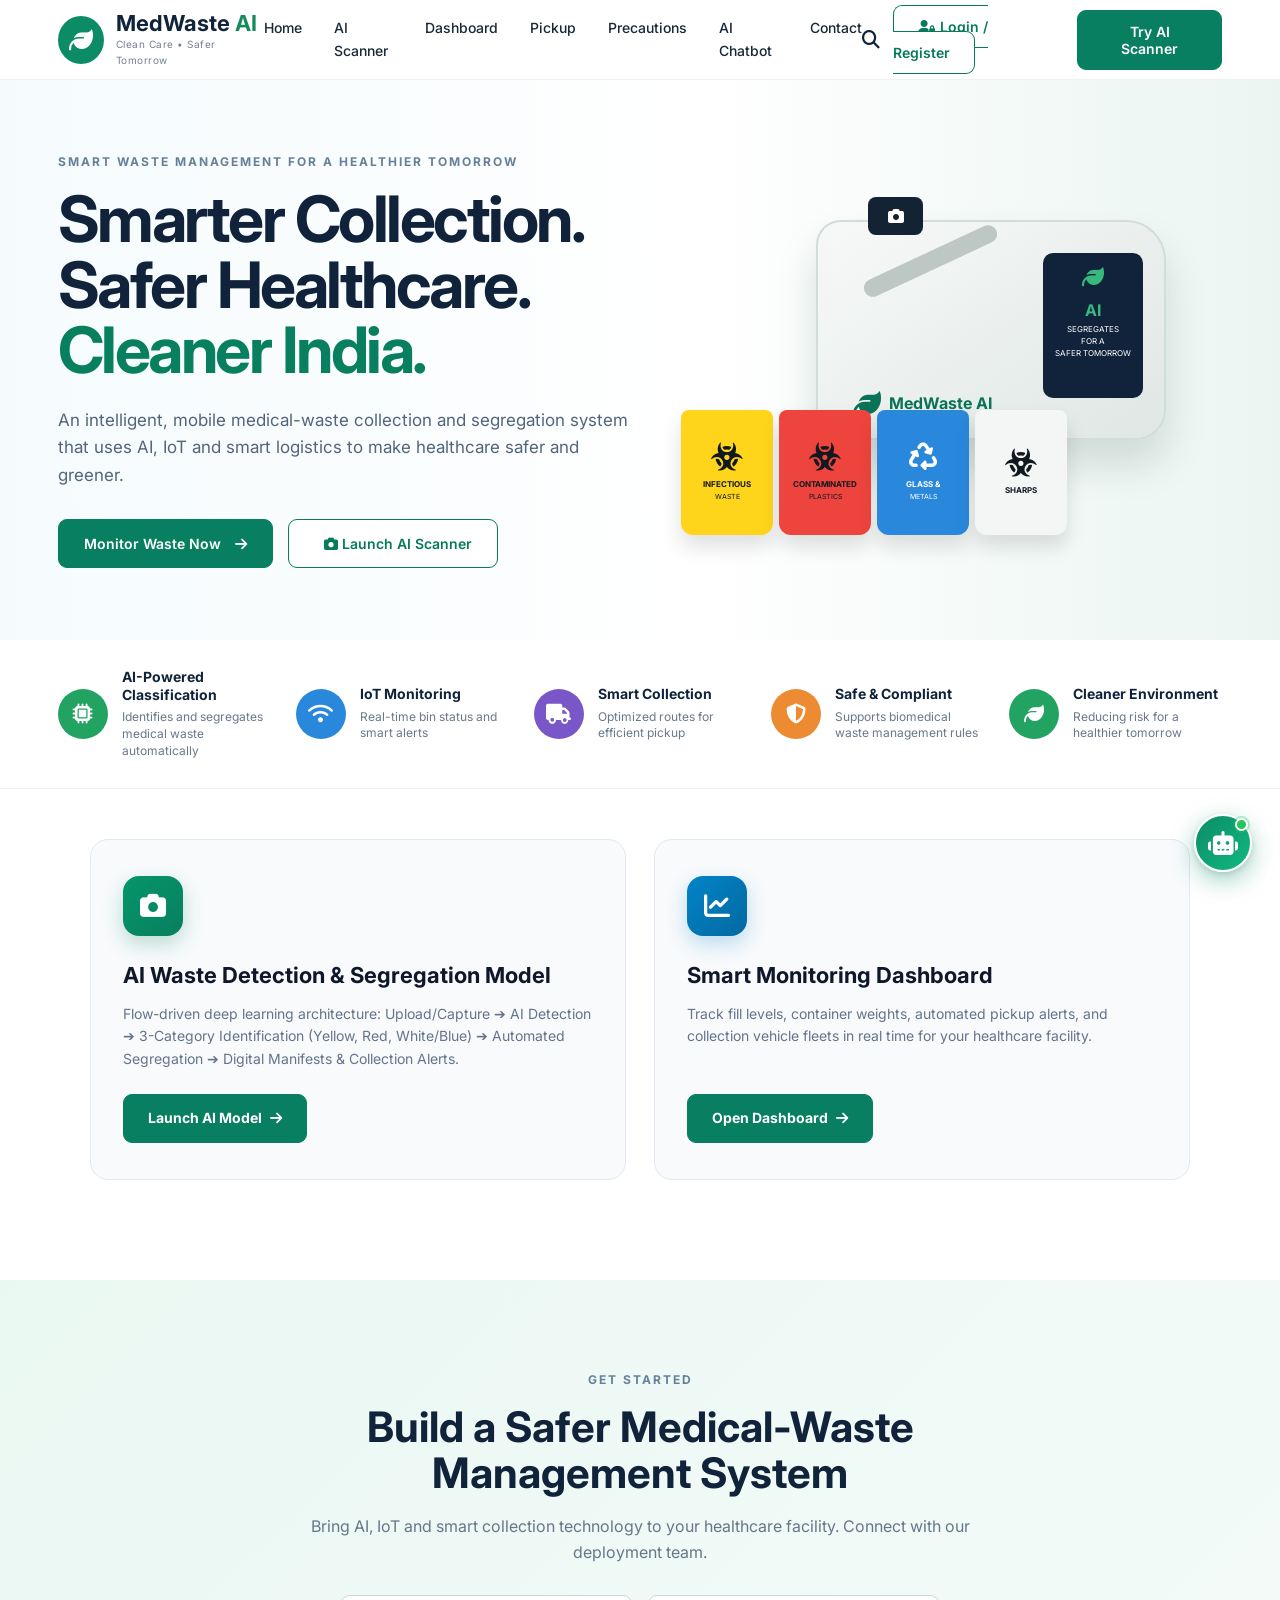
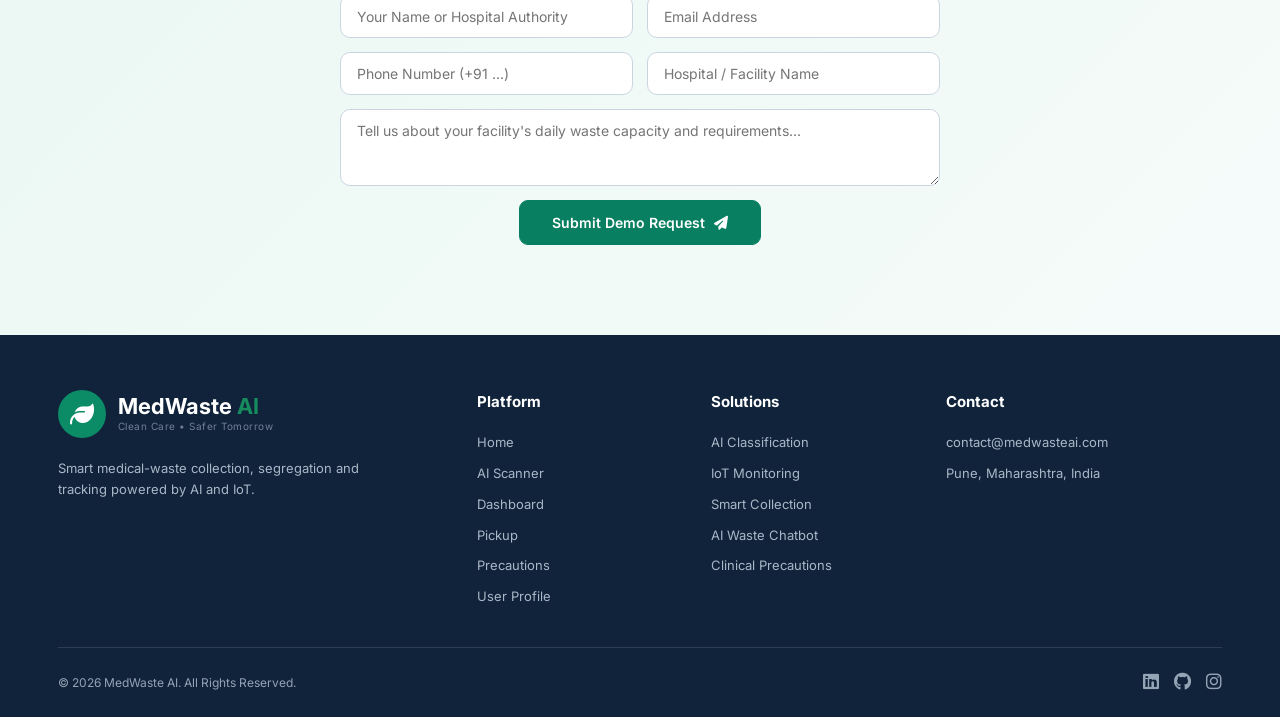
<file: frontend/index.html>
<!DOCTYPE html>
<html lang="en">

<head>
    <meta charset="UTF-8">
    <meta name="viewport" content="width=device-width, initial-scale=1.0">

    <title>MedWaste AI | Smart Medical Waste Management</title>

    <link rel="stylesheet" href="style.css">

    <!-- Google Font -->
    <link rel="preconnect" href="https://fonts.googleapis.com">
    <link rel="preconnect" href="https://fonts.gstatic.com" crossorigin>
    <link href="https://fonts.googleapis.com/css2?family=Inter:wght@400;500;600;700;800&display=swap" rel="stylesheet">

    <!-- Icons -->
    <link rel="stylesheet" href="https://cdnjs.cloudflare.com/ajax/libs/font-awesome/6.5.2/css/all.min.css">
</head>

<body>

    <!-- ================= NAVBAR ================= -->

    <header class="navbar">

        <div class="logo">
            <div class="logo-icon">
                <i class="fa-solid fa-leaf"></i>
            </div>

            <div>
                <h2>MedWaste <span>AI</span></h2>
                <p>Clean Care • Safer Tomorrow</p>
            </div>
        </div>


        <nav id="navMenu">
            <a href="index.html" class="active">Home</a>
            <a href="scanner.html">AI Scanner</a>
            <a href="dashboard.html">Dashboard</a>
            <a href="pickup.html">Pickup</a>
            <a href="precautions.html">Precautions</a>
            <a href="chatbot.html">AI Chatbot</a>
            <a href="#contact">Contact</a>
        </nav>


        <div class="nav-actions">
            <button class="search-btn" title="Search System">
                <i class="fa-solid fa-magnifying-glass"></i>
            </button>

            <div id="authNavContainer">
                <a href="login.html" class="login-btn">
                    <i class="fa-solid fa-user-lock"></i> Login / Register
                </a>
            </div>

            <button class="primary-btn" onclick="window.location.href='scanner.html'">
                Try AI Scanner
            </button>
        </div>


        <button class="menu-btn" onclick="toggleMenu()">
            <i class="fa-solid fa-bars"></i>
        </button>

    </header>


    <!-- ================= HERO ================= -->

    <section class="hero" id="home">

        <div class="hero-content">

            <p class="eyebrow">
                SMART WASTE MANAGEMENT FOR A HEALTHIER TOMORROW
            </p>

            <h1>
                Smarter Collection.<br>
                Safer Healthcare.<br>
                <span>Cleaner India.</span>
            </h1>

            <p class="hero-description">
                An intelligent, mobile medical-waste collection and
                segregation system that uses AI, IoT and smart logistics
                to make healthcare safer and greener.
            </p>

            <div class="hero-buttons">
                <button class="primary-btn hero-btn" onclick="window.location.href='dashboard.html'">
                    Monitor Waste Now
                    <i class="fa-solid fa-arrow-right"></i>
                </button>

                <button class="outline-btn hero-btn" onclick="window.location.href='scanner.html'" style="background: white;">
                    <i class="fa-solid fa-camera"></i> Launch AI Scanner
                </button>
            </div>

        </div>


        <div class="hero-image">

            <div class="robot">

                <div class="robot-screen">
                    <i class="fa-solid fa-leaf"></i>

                    <h4>AI</h4>
                    <p>SEGREGATES</p>
                    <p>FOR A</p>
                    <p>SAFER TOMORROW</p>
                </div>


                <div class="robot-body">

                    <div class="robot-arm"></div>

                    <div class="robot-camera">
                        <i class="fa-solid fa-camera"></i>
                    </div>

                    <div class="robot-logo">
                        <i class="fa-solid fa-leaf"></i>
                        <strong>MedWaste AI</strong>
                    </div>

                </div>


                <!-- Waste Bins -->

                <div class="waste-bins">

                    <div class="waste-bin yellow">
                        <i class="fa-solid fa-biohazard"></i>
                        <strong>INFECTIOUS</strong>
                        <small>WASTE</small>
                    </div>

                    <div class="waste-bin red">
                        <i class="fa-solid fa-biohazard"></i>
                        <strong>CONTAMINATED</strong>
                        <small>PLASTICS</small>
                    </div>

                    <div class="waste-bin blue">
                        <i class="fa-solid fa-recycle"></i>
                        <strong>GLASS &</strong>
                        <small>METALS</small>
                    </div>

                    <div class="waste-bin white">
                        <i class="fa-solid fa-biohazard"></i>
                        <strong>SHARPS</strong>
                    </div>

                </div>

            </div>

        </div>

    </section>


    <!-- ================= FEATURES ================= -->

    <section class="features">

        <div class="feature">

            <div class="feature-icon green">
                <i class="fa-solid fa-microchip"></i>
            </div>

            <div>
                <h3>AI-Powered Classification</h3>

                <p>
                    Identifies and segregates medical waste automatically
                </p>
            </div>

        </div>


        <div class="feature">

            <div class="feature-icon blue">
                <i class="fa-solid fa-wifi"></i>
            </div>

            <div>
                <h3>IoT Monitoring</h3>

                <p>
                    Real-time bin status and smart alerts
                </p>
            </div>

        </div>


        <div class="feature">

            <div class="feature-icon purple">
                <i class="fa-solid fa-truck"></i>
            </div>

            <div>
                <h3>Smart Collection</h3>

                <p>
                    Optimized routes for efficient pickup
                </p>
            </div>

        </div>


        <div class="feature">

            <div class="feature-icon orange">
                <i class="fa-solid fa-shield-halved"></i>
            </div>

            <div>
                <h3>Safe & Compliant</h3>

                <p>
                    Supports biomedical waste management rules
                </p>
            </div>

        </div>


        <div class="feature">

            <div class="feature-icon green">
                <i class="fa-solid fa-leaf"></i>
            </div>

            <div>
                <h3>Cleaner Environment</h3>

                <p>
                    Reducing risk for a healthier tomorrow
                </p>
            </div>

        </div>

    </section>

    <!-- ================= DEDICATED MODULES PREVIEW ================= -->
    <section class="modules-cta-section">
        <div class="modules-cta-grid">
            <div class="module-cta-card">
                <div class="module-cta-icon green">
                    <i class="fa-solid fa-camera"></i>
                </div>
                <h3>AI Waste Detection & Segregation Model</h3>
                <p>Flow-driven deep learning architecture: Upload/Capture ➔ AI Detection ➔ 3-Category Identification (Yellow, Red, White/Blue) ➔ Automated Segregation ➔ Digital Manifests & Collection Alerts.</p>
                <a href="scanner.html" class="primary-btn module-link-btn" style="text-decoration: none;">
                    Launch AI Model <i class="fa-solid fa-arrow-right"></i>
                </a>
            </div>

            <div class="module-cta-card">
                <div class="module-cta-icon blue">
                    <i class="fa-solid fa-chart-line"></i>
                </div>
                <h3>Smart Monitoring Dashboard</h3>
                <p>Track fill levels, container weights, automated pickup alerts, and collection vehicle fleets in real time for your healthcare facility.</p>
                <a href="dashboard.html" class="primary-btn module-link-btn" style="text-decoration: none;">
                    Open Dashboard <i class="fa-solid fa-arrow-right"></i>
                </a>
            </div>
        </div>
    </section>


    <!-- ================= CONTACT ================= -->

    <section class="contact" id="contact">

        <div class="contact-content">

            <p class="section-label">GET STARTED</p>

            <h2>
                Build a Safer Medical-Waste
                Management System
            </h2>

            <p>
                Bring AI, IoT and smart collection technology
                to your healthcare facility. Connect with our deployment team.
            </p>

            <form class="contact-form" id="contactForm" onsubmit="handleContactSubmit(event)">

                <div class="form-row">
                    <input type="text" id="contactName" placeholder="Your Name or Hospital Authority" required>
                    <input type="email" id="contactEmail" placeholder="Email Address" required>
                </div>

                <div class="form-row">
                    <input type="tel" id="contactPhone" placeholder="Phone Number (+91 ...)">
                    <input type="text" id="contactHospital" placeholder="Hospital / Facility Name" required>
                </div>

                <textarea id="contactMessage" rows="3"
                    placeholder="Tell us about your facility's daily waste capacity and requirements..."></textarea>

                <button type="submit" class="primary-btn contact-submit-btn" id="contactSubmitBtn">
                    Submit Demo Request
                    <i class="fa-solid fa-paper-plane"></i>
                </button>

            </form>

        </div>

    </section>


    <!-- ================= FOOTER ================= -->

    <footer>

        <div class="footer-main">

            <div class="footer-brand">

                <div class="logo">

                    <div class="logo-icon">
                        <i class="fa-solid fa-leaf"></i>
                    </div>

                    <div>
                        <h2>MedWaste <span>AI</span></h2>
                        <p>Clean Care • Safer Tomorrow</p>
                    </div>

                </div>

                <p>
                    Smart medical-waste collection,
                    segregation and tracking powered by AI and IoT.
                </p>

            </div>


            <div class="footer-column">

                <h3>Platform</h3>

                <a href="index.html">Home</a>
                <a href="scanner.html">AI Scanner</a>
                <a href="dashboard.html">Dashboard</a>
                <a href="pickup.html">Pickup</a>
                <a href="precautions.html">Precautions</a>
                <a href="profile.html">User Profile</a>

            </div>


            <div class="footer-column">

                <h3>Solutions</h3>

                <a href="scanner.html">AI Classification</a>
                <a href="dashboard.html">IoT Monitoring</a>
                <a href="dashboard.html">Smart Collection</a>
                <a href="chatbot.html">AI Waste Chatbot</a>
                <a href="precautions.html">Clinical Precautions</a>

            </div>


            <div class="footer-column">

                <h3>Contact</h3>

                <a href="mailto:contact@medwasteai.com">
                    contact@medwasteai.com
                </a>

                <a href="#">
                    Pune, Maharashtra, India
                </a>

            </div>

        </div>


        <div class="footer-bottom">

            <p>
                © 2026 MedWaste AI. All Rights Reserved.
            </p>

            <div class="socials">

                <a href="#">
                    <i class="fa-brands fa-linkedin"></i>
                </a>

                <a href="#">
                    <i class="fa-brands fa-github"></i>
                </a>

                <a href="#">
                    <i class="fa-brands fa-instagram"></i>
                </a>

            </div>

        </div>

    </footer>


    <!-- Floating AI Chatbot Icon Widget -->
    <a href="chatbot.html" class="floating-chatbot-fab" id="floatingChatbotBtn" aria-label="Ask AI Chatbot" title="Ask AI Chatbot">
        <span class="chatbot-tooltip-popup">
            <i class="fa-solid fa-sparkles"></i> Ask me questions
        </span>
        <div class="chatbot-fab-icon">
            <i class="fa-solid fa-robot"></i>
            <span class="fab-online-dot"></span>
        </div>
    </a>

    <!-- Toast Notification Container -->
    <div id="toastContainer" class="toast-container"></div>

    <script src="script.js"></script>

</body>

</html>
</file>
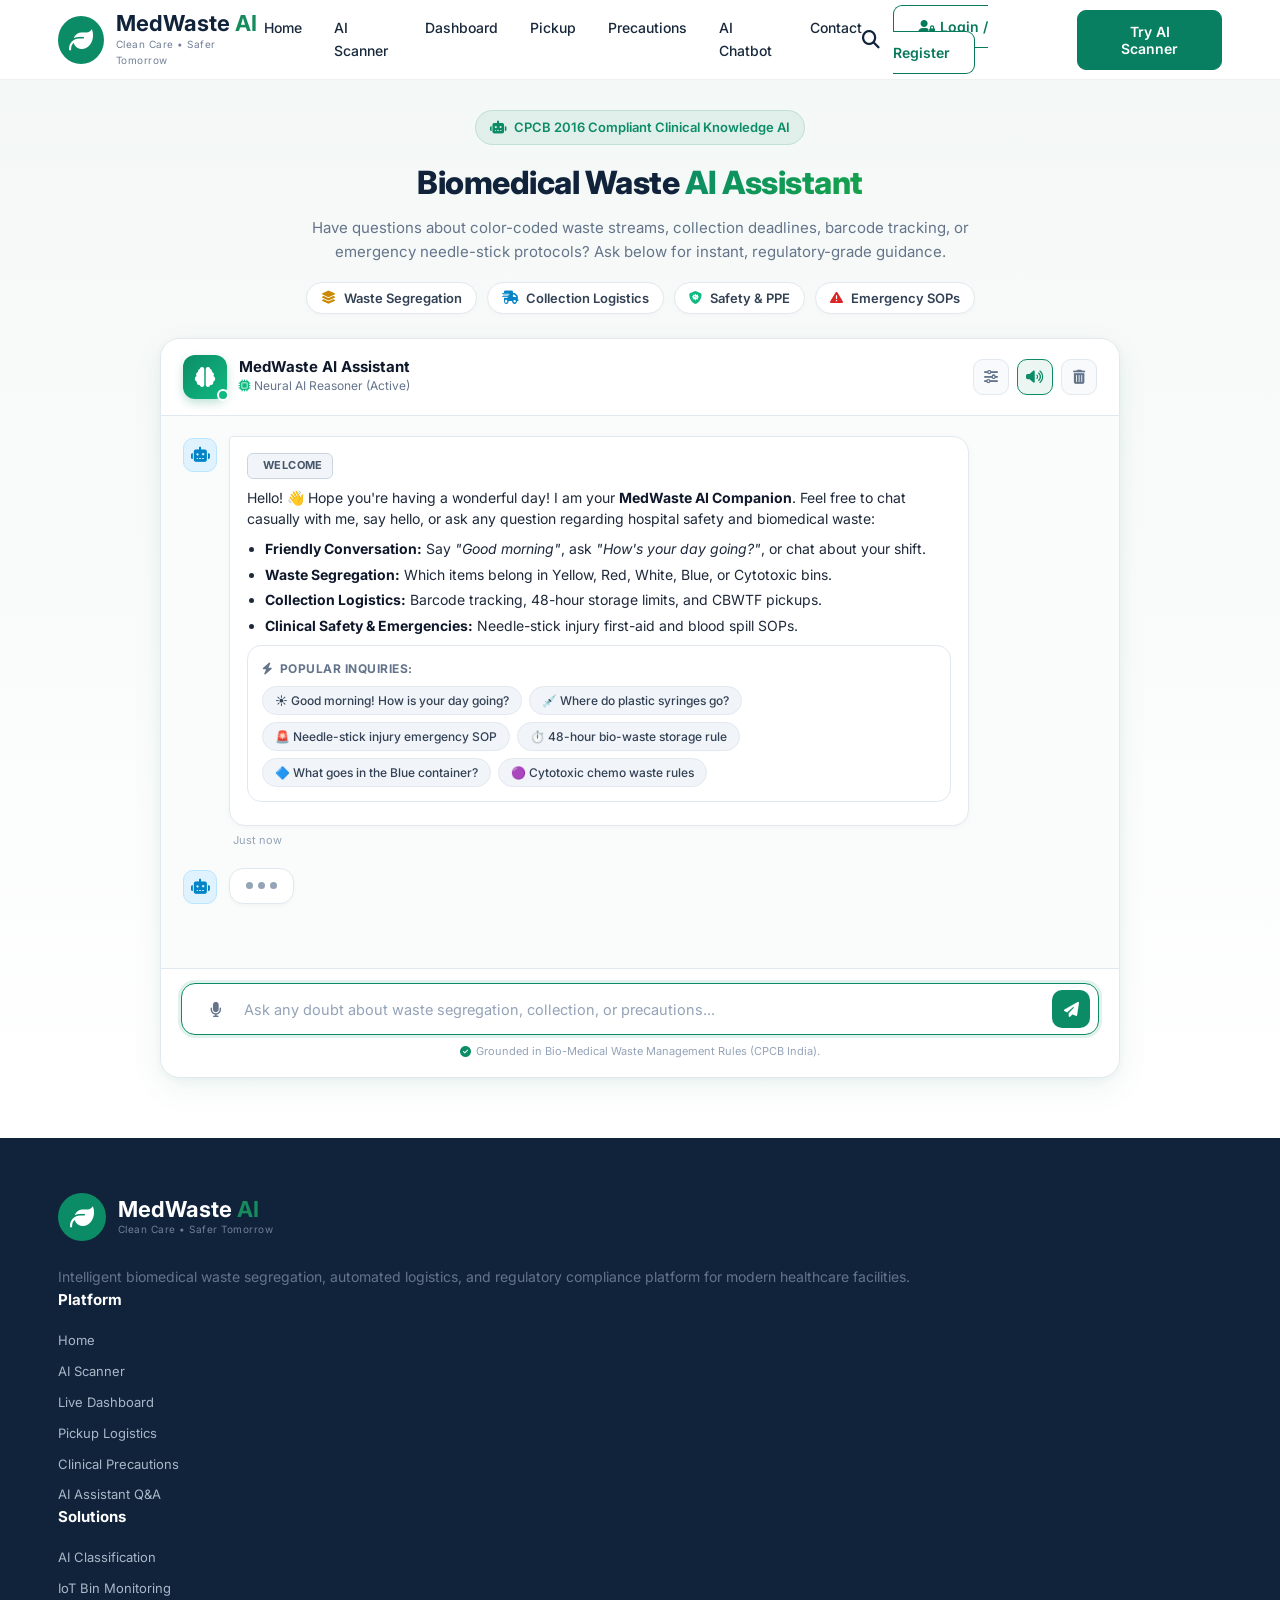
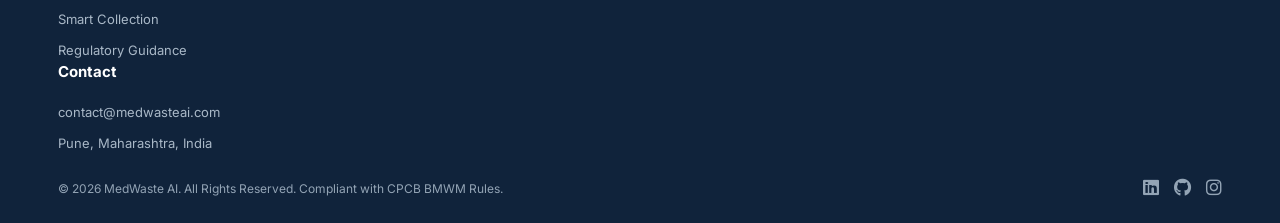
<file: frontend/chatbot.html>
<!DOCTYPE html>
<html lang="en">

<head>
    <meta charset="UTF-8">
    <meta name="viewport" content="width=device-width, initial-scale=1.0">

    <title>AI Chatbot & Knowledge Assistant | MedWaste AI</title>
    <meta name="description" content="Ask doubts and get instant biomedical waste segregation guidance, collection logistics protocols, and clinical precautions grounded in Bio-Medical Waste Management Rules.">

    <!-- Global & Page Styles -->
    <link rel="stylesheet" href="style.css">
    <link rel="stylesheet" href="chatbot.css">

    <!-- Google Fonts -->
    <link rel="preconnect" href="https://fonts.googleapis.com">
    <link rel="preconnect" href="https://fonts.gstatic.com" crossorigin>
    <link href="https://fonts.googleapis.com/css2?family=Inter:wght@400;500;600;700;800&display=swap" rel="stylesheet">

    <!-- Font Awesome Icons -->
    <link rel="stylesheet" href="https://cdnjs.cloudflare.com/ajax/libs/font-awesome/6.5.2/css/all.min.css">
</head>

<body>

    <!-- ================= NAVBAR ================= -->
    <header class="navbar">
        <div class="logo">
            <div class="logo-icon">
                <i class="fa-solid fa-leaf"></i>
            </div>
            <div>
                <h2>MedWaste <span>AI</span></h2>
                <p>Clean Care • Safer Tomorrow</p>
            </div>
        </div>

        <nav id="navMenu">
            <a href="index.html">Home</a>
            <a href="scanner.html">AI Scanner</a>
            <a href="dashboard.html">Dashboard</a>
            <a href="pickup.html">Pickup</a>
            <a href="precautions.html">Precautions</a>
            <a href="chatbot.html" class="active">AI Chatbot</a>
            <a href="index.html#contact">Contact</a>
        </nav>

        <div class="nav-actions">
            <button class="search-btn" title="Focus Chat Input" onclick="document.getElementById('chatInput').focus()">
                <i class="fa-solid fa-magnifying-glass"></i>
            </button>

            <div id="authNavContainer">
                <a href="login.html" class="login-btn">
                    <i class="fa-solid fa-user-lock"></i> Login / Register
                </a>
            </div>

            <button class="primary-btn" onclick="window.location.href='scanner.html'">
                Try AI Scanner
            </button>
        </div>

        <button class="menu-btn" onclick="toggleMenu()" aria-label="Toggle navigation menu">
            <i class="fa-solid fa-bars"></i>
        </button>
    </header>


    <!-- ================= MAIN CHATBOT PAGE ================= -->
    <main class="chatbot-page">

        <!-- Hero Header -->
        <section class="chatbot-hero">
            <div class="chatbot-badge">
                <i class="fa-solid fa-robot"></i>
                CPCB 2016 Compliant Clinical Knowledge AI
            </div>

            <h1>
                Biomedical Waste <span>AI Assistant</span>
            </h1>

            <p>
                Have questions about color-coded waste streams, collection deadlines, barcode tracking, 
                or emergency needle-stick protocols? Ask below for instant, regulatory-grade guidance.
            </p>

            <!-- Topic Quick Filter Chips -->
            <div class="topic-chips">
                <button type="button" class="topic-chip" onclick="askQuickPrompt('Which biomedical waste items belong in the Yellow, Red, White, and Blue bins?')">
                    <i class="fa-solid fa-layer-group" style="color: #ca8a04;"></i> Waste Segregation
                </button>
                <button type="button" class="topic-chip" onclick="askQuickPrompt('What is the 48-hour waste storage rule and how are barcoded bags tracked?')">
                    <i class="fa-solid fa-truck-fast" style="color: #0284c7;"></i> Collection Logistics
                </button>
                <button type="button" class="topic-chip" onclick="askQuickPrompt('What Personal Protective Equipment (PPE) is mandatory for waste handlers?')">
                    <i class="fa-solid fa-shield-virus" style="color: #10b981;"></i> Safety &amp; PPE
                </button>
                <button type="button" class="topic-chip" onclick="askQuickPrompt('What is the emergency first-aid protocol for an accidental needle-stick injury?')">
                    <i class="fa-solid fa-triangle-exclamation" style="color: #dc2626;"></i> Emergency SOPs
                </button>
            </div>
        </section>


        <!-- Centered AI Chatbot Console -->
        <div class="chatbot-container">

            <!-- LEFT: Real-Time Chatbot Console -->
            <section class="chat-console-card" aria-label="Interactive Waste Assistant Chat">

                <!-- Console Header -->
                <div class="chat-console-header">
                    <div class="bot-identity">
                        <div class="bot-avatar-wrapper">
                            <div class="bot-avatar">
                                <i class="fa-solid fa-brain"></i>
                            </div>
                            <span class="online-dot" title="Knowledge Engine Active"></span>
                        </div>
                        <div class="bot-text">
                            <h3>MedWaste AI Assistant</h3>
                            <p id="activeEngineLabel"><i class="fa-solid fa-microchip" style="color: #10b981;"></i> Neural AI Reasoner</p>
                        </div>
                    </div>

                    <div class="chat-header-actions">
                        <button type="button" id="engineSettingsBtn" class="icon-btn" title="AI Model Settings (Gemini LLM / Neural Engine)" onclick="openEngineModal()">
                            <i class="fa-solid fa-sliders"></i>
                        </button>
                        <button type="button" id="soundToggleBtn" class="icon-btn active-sound" title="Toggle Voice Narration (TTS)" onclick="toggleSound()">
                            <i class="fa-solid fa-volume-high" id="soundIcon"></i>
                        </button>
                        <button type="button" id="clearChatBtn" class="icon-btn" title="Clear Conversation" onclick="clearConversation()">
                            <i class="fa-solid fa-trash-can"></i>
                        </button>
                    </div>
                </div>

                <!-- Chat Messages Stream -->
                <div class="chat-messages-container" id="chatMessages" role="log" aria-live="polite">

                    <!-- Welcome Bot Message -->
                    <div class="message-row bot-row">
                        <div class="msg-avatar bot-msg-avatar">
                            <i class="fa-solid fa-robot"></i>
                        </div>
                        <div class="msg-bubble-wrap">
                            <div class="msg-bubble bot-bubble">
                                <span class="stream-badge general">
                                    <i class="fa-solid fa-sparkles"></i> Welcome
                                </span>
                                <p>
                                    Hello! 👋 Hope you're having a wonderful day! I am your <strong>MedWaste AI Companion</strong>. 
                                    Feel free to chat casually with me, say hello, or ask any question regarding hospital safety and biomedical waste:
                                </p>
                                <ul>
                                    <li><strong>Friendly Conversation:</strong> Say <em>"Good morning"</em>, ask <em>"How's your day going?"</em>, or chat about your shift.</li>
                                    <li><strong>Waste Segregation:</strong> Which items belong in Yellow, Red, White, Blue, or Cytotoxic bins.</li>
                                    <li><strong>Collection Logistics:</strong> Barcode tracking, 48-hour storage limits, and CBWTF pickups.</li>
                                    <li><strong>Clinical Safety &amp; Emergencies:</strong> Needle-stick injury first-aid and blood spill SOPs.</li>
                                </ul>

                                <!-- Initial Quick Prompt Chips -->
                                <div class="suggestions-box">
                                    <div class="suggestions-title">
                                        <i class="fa-solid fa-bolt"></i> Popular Inquiries:
                                    </div>
                                    <div class="prompt-chips-wrap">
                                        <button type="button" class="prompt-chip" onclick="askQuickPrompt('Good morning! How is your day going?')">
                                            ☀️ Good morning! How is your day going?
                                        </button>
                                        <button type="button" class="prompt-chip" onclick="askQuickPrompt('Where do used plastic syringes and IV sets go?')">
                                            💉 Where do plastic syringes go?
                                        </button>
                                        <button type="button" class="prompt-chip" onclick="askQuickPrompt('What is the emergency protocol for a needle-stick injury?')">
                                            🚨 Needle-stick injury emergency SOP
                                        </button>
                                        <button type="button" class="prompt-chip" onclick="askQuickPrompt('What is the 48-hour waste storage rule?')">
                                            ⏱️ 48-hour bio-waste storage rule
                                        </button>
                                        <button type="button" class="prompt-chip" onclick="askQuickPrompt('What belongs in the Blue container?')">
                                            🔷 What goes in the Blue container?
                                        </button>
                                        <button type="button" class="prompt-chip" onclick="askQuickPrompt('How should cytotoxic chemotherapy waste be handled?')">
                                            🟣 Cytotoxic chemo waste rules
                                        </button>
                                    </div>
                                </div>
                            </div>
                            <div class="msg-meta">
                                <span>Just now</span>
                            </div>
                        </div>
                    </div>

                    <!-- Typing Indicator Element -->
                    <div class="message-row bot-row" id="typingIndicator">
                        <div class="msg-avatar bot-msg-avatar">
                            <i class="fa-solid fa-robot"></i>
                        </div>
                        <div class="typing-indicator" style="display: flex;">
                            <span class="typing-dot"></span>
                            <span class="typing-dot"></span>
                            <span class="typing-dot"></span>
                        </div>
                    </div>

                </div>

                <!-- Input Console Form -->
                <div class="chat-console-input-area">
                    <form class="chat-form" id="chatForm" onsubmit="handleChatSubmit(event)">
                        <button type="button" class="input-action-btn voice-btn" id="voiceInputBtn" title="Speak your question using microphone" onclick="toggleVoiceRecognition()">
                            <i class="fa-solid fa-microphone" id="voiceIcon"></i>
                        </button>

                        <input 
                            type="text" 
                            class="chat-input" 
                            id="chatInput" 
                            placeholder="Ask any doubt about waste segregation, collection, or precautions..." 
                            autocomplete="off"
                            required
                        >

                        <button type="submit" class="input-action-btn send-btn" id="sendBtn" title="Send Question">
                            <i class="fa-solid fa-paper-plane"></i>
                        </button>
                    </form>

                    <div class="input-disclaimer">
                        <i class="fa-solid fa-circle-check" style="color: var(--chat-primary);"></i>
                        Grounded in Bio-Medical Waste Management Rules (CPCB India).
                    </div>
                </div>

            </section>

        </div>

    </main>


    <!-- ================= AI ENGINE SETTINGS MODAL ================= -->
    <div id="engineModal" class="engine-modal-backdrop" style="display: none;">
        <div class="engine-modal-dialog">
            <div class="engine-modal-header">
                <div style="display: flex; align-items: center; gap: 10px;">
                    <div class="engine-modal-icon">
                        <i class="fa-solid fa-microchip"></i>
                    </div>
                    <div>
                        <h3>AI Engine &amp; Intelligence Model</h3>
                        <p>Configure model processing &amp; reasoning parameters</p>
                    </div>
                </div>
                <button type="button" class="engine-modal-close" onclick="closeEngineModal()">
                    <i class="fa-solid fa-xmark"></i>
                </button>
            </div>

            <div class="engine-modal-body">
                <div class="engine-card active-engine-card" id="cardNeuralEngine">
                    <div class="engine-card-header">
                        <div class="engine-radio-wrap">
                            <input type="radio" id="engineModeNeural" name="engineMode" value="neural" checked onchange="handleEngineChange()">
                            <label for="engineModeNeural"><strong>MedWaste AI Clinical Reasoner</strong></label>
                        </div>
                        <span class="badge-default">Built-in (Zero-Latency)</span>
                    </div>
                    <p>
                        High-precision biomedical reasoning engine trained specifically on Bio-Medical Waste Management Rules 2016 (CPCB). 
                        Instantly recognizes over 100 clinical items, scenarios, emergency SOPs, and penalties without external API calls.
                    </p>
                </div>

                <div class="engine-card" id="cardGeminiEngine">
                    <div class="engine-card-header">
                        <div class="engine-radio-wrap">
                            <input type="radio" id="engineModeGemini" name="engineMode" value="gemini" onchange="handleEngineChange()">
                            <label for="engineModeGemini"><strong>Google Gemini 2.5 Flash LLM</strong></label>
                        </div>
                        <span class="badge-gemini"><i class="fa-solid fa-sparkles"></i> Cloud LLM</span>
                    </div>
                    <p>
                        Connect directly to Google's cutting-edge multimodal Gemini 2.5 Flash model for natural conversational synthesis and advanced hospital edge-case reasoning.
                    </p>
                    <div class="api-key-input-wrap" id="apiKeyWrap" style="margin-top: 12px; display: none;">
                        <label for="geminiApiKeyInput">Enter Gemini API Key:</label>
                        <div class="input-with-action">
                            <input type="password" id="geminiApiKeyInput" placeholder="AIzaSy..." autocomplete="off">
                            <button type="button" class="btn-toggle-key" onclick="toggleKeyVisibility()">
                                <i class="fa-solid fa-eye" id="keyEyeIcon"></i>
                            </button>
                        </div>
                        <small style="color: #64748b; margin-top: 4px; display: block;">
                            Your key is stored securely in your browser's local storage and used directly for queries.
                        </small>
                    </div>
                </div>
            </div>

            <div class="engine-modal-footer">
                <button type="button" class="outline-btn" onclick="closeEngineModal()">Cancel</button>
                <button type="button" class="primary-btn" onclick="saveEngineSettings()">Save Preferences</button>
            </div>
        </div>
    </div>


    <!-- ================= FOOTER ================= -->
    <footer class="footer">
        <div class="footer-container">

            <div class="footer-column">
                <div class="logo">
                    <div class="logo-icon">
                        <i class="fa-solid fa-leaf"></i>
                    </div>
                    <div>
                        <h2>MedWaste <span>AI</span></h2>
                        <p>Clean Care • Safer Tomorrow</p>
                    </div>
                </div>
                <p style="margin-top: 15px; font-size: 14px; color: #64748b;">
                    Intelligent biomedical waste segregation, automated logistics, 
                    and regulatory compliance platform for modern healthcare facilities.
                </p>
            </div>

            <div class="footer-column">
                <h3>Platform</h3>
                <a href="index.html">Home</a>
                <a href="scanner.html">AI Scanner</a>
                <a href="dashboard.html">Live Dashboard</a>
                <a href="pickup.html">Pickup Logistics</a>
                <a href="precautions.html">Clinical Precautions</a>
                <a href="chatbot.html">AI Assistant Q&amp;A</a>
            </div>

            <div class="footer-column">
                <h3>Solutions</h3>
                <a href="scanner.html">AI Classification</a>
                <a href="dashboard.html">IoT Bin Monitoring</a>
                <a href="pickup.html">Smart Collection</a>
                <a href="chatbot.html">Regulatory Guidance</a>
            </div>

            <div class="footer-column">
                <h3>Contact</h3>
                <a href="mailto:contact@medwasteai.com">contact@medwasteai.com</a>
                <a href="#">Pune, Maharashtra, India</a>
            </div>

        </div>

        <div class="footer-bottom">
            <p>© 2026 MedWaste AI. All Rights Reserved. Compliant with CPCB BMWM Rules.</p>
            <div class="socials">
                <a href="#" aria-label="LinkedIn"><i class="fa-brands fa-linkedin"></i></a>
                <a href="#" aria-label="GitHub"><i class="fa-brands fa-github"></i></a>
                <a href="#" aria-label="Instagram"><i class="fa-brands fa-instagram"></i></a>
            </div>
        </div>
    </footer>

    <!-- Toast Notification Container -->
    <div id="toastContainer" class="toast-container"></div>

    <!-- Application Scripts -->
    <script src="script.js"></script>
    <script src="chatbot.js"></script>

</body>

</html>
</file>
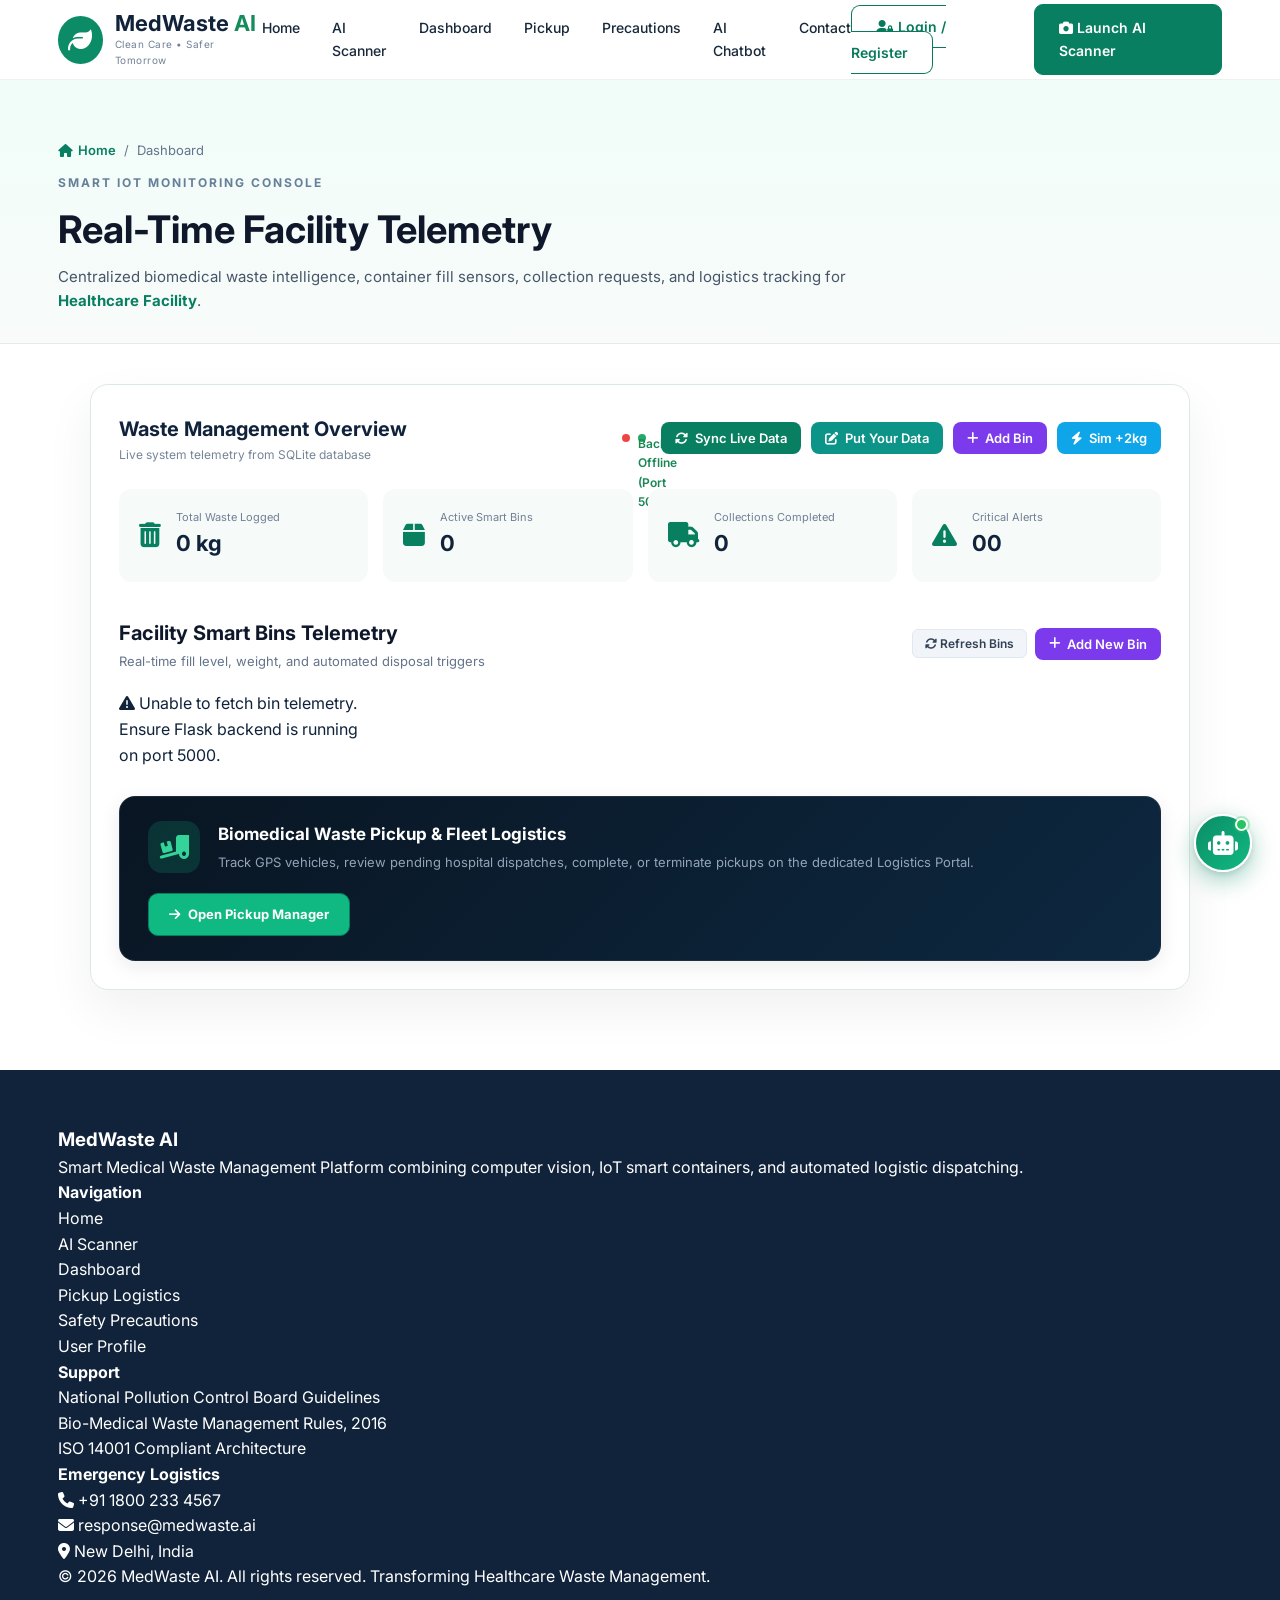
<file: frontend/dashboard.html>
<!DOCTYPE html>
<html lang="en">

<head>
    <meta charset="UTF-8">
    <meta name="viewport" content="width=device-width, initial-scale=1.0">

    <title>Dashboard | MedWaste AI</title>

    <link rel="stylesheet" href="style.css">

    <!-- Google Font -->
    <link rel="preconnect" href="https://fonts.googleapis.com">
    <link rel="preconnect" href="https://fonts.gstatic.com" crossorigin>
    <link href="https://fonts.googleapis.com/css2?family=Inter:wght@400;500;600;700;800&display=swap" rel="stylesheet">

    <!-- Icons -->
    <link rel="stylesheet" href="https://cdnjs.cloudflare.com/ajax/libs/font-awesome/6.5.2/css/all.min.css">
</head>

<body>

    <!-- ================= NAVBAR ================= -->

    <header class="navbar">

        <div class="logo" onclick="window.location.href='index.html'" style="cursor: pointer;">
            <div class="logo-icon">
                <i class="fa-solid fa-leaf"></i>
            </div>

            <div>
                <h2>MedWaste <span>AI</span></h2>
                <p>Clean Care • Safer Tomorrow</p>
            </div>
        </div>


        <nav id="navMenu">
            <a href="index.html">Home</a>
            <a href="scanner.html">AI Scanner</a>
            <a href="dashboard.html" class="active">Dashboard</a>
            <a href="pickup.html">Pickup</a>
            <a href="precautions.html">Precautions</a>
            <a href="chatbot.html">AI Chatbot</a>
            <a href="index.html#contact">Contact</a>
        </nav>


        <div class="nav-actions">
            <div id="authNavContainer">
                <a href="login.html" class="login-btn">
                    <i class="fa-solid fa-user-lock"></i> Login / Register
                </a>
            </div>

            <a href="scanner.html" class="primary-btn" style="text-decoration: none;">
                <i class="fa-solid fa-camera"></i> Launch AI Scanner
            </a>
        </div>


        <button class="menu-btn" onclick="toggleMenu()">
            <i class="fa-solid fa-bars"></i>
        </button>

    </header>


    <!-- ================= PAGE HERO HEADER ================= -->

    <section class="page-hero-header">
        <div class="page-hero-content">
            <div class="page-breadcrumb">
                <a href="index.html"><i class="fa-solid fa-house"></i> Home</a>
                <span>/</span>
                <span>Dashboard</span>
            </div>

            <p class="section-label">SMART IOT MONITORING CONSOLE</p>
            <h1>Real-Time Facility Telemetry</h1>
            <p class="page-hero-desc">
                Centralized biomedical waste intelligence, container fill sensors, collection requests, and logistics tracking for
                <strong id="facilityTitleDisplay" style="color: #087f60;">Healthcare Facility</strong>.
            </p>
        </div>
    </section>


    <!-- ================= DASHBOARD MAIN ================= -->

    <section class="dashboard-page-section">

        <div class="dashboard">

            <div class="dashboard-header">

                <div>
                    <h3>Waste Management Overview</h3>
                    <p id="facilitySubtitleDisplay">Live system telemetry from SQLite database</p>
                </div>

                <div class="dashboard-header-right">

                    <div class="live-status" id="backendStatusBadge">
                        <span class="status-pulse-dot" id="statusDot"></span>
                        <span id="backendStatusText">Connecting...</span>
                    </div>

                    <div class="dash-quick-actions">
                        <button class="dash-btn" onclick="syncBackendData()" title="Sync live stats from Flask">
                            <i class="fa-solid fa-rotate"></i> Sync Live Data
                        </button>
                        <button class="dash-btn dash-btn-custom" onclick="openCustomDataModal('log')" title="Put your own waste data or adjust sensor levels">
                            <i class="fa-solid fa-pen-to-square"></i> Put Your Data
                        </button>
                        <button class="dash-btn dash-btn-new-bin" onclick="openCustomDataModal('newbin')" title="Add a new smart bin to system">
                            <i class="fa-solid fa-plus"></i> Add Bin
                        </button>
                        <button class="dash-btn dash-btn-sim" onclick="simulateWasteDeposit()"
                            title="Simulate smart waste sensor deposit">
                            <i class="fa-solid fa-bolt"></i> Sim +2kg
                        </button>
                    </div>

                </div>

            </div>


            <div class="dashboard-cards">

                <div class="dashboard-card">
                    <i class="fa-solid fa-trash-can"></i>
                    <div>
                        <span>Total Waste Logged</span>
                        <strong id="totalWasteDisplay">0 kg</strong>
                    </div>
                </div>

                <div class="dashboard-card">
                    <i class="fa-solid fa-box"></i>
                    <div>
                        <span>Active Smart Bins</span>
                        <strong id="activeBinsDisplay">0</strong>
                    </div>
                </div>

                <div class="dashboard-card">
                    <i class="fa-solid fa-truck"></i>
                    <div>
                        <span>Collections Completed</span>
                        <strong id="collectionsDisplay">0</strong>
                    </div>
                </div>

                <div class="dashboard-card">
                    <i class="fa-solid fa-triangle-exclamation"></i>
                    <div>
                        <span>Critical Alerts</span>
                        <strong id="alertsDisplay">00</strong>
                    </div>
                </div>

            </div>


            <!-- Smart Bins Dynamic Telemetry Grid -->
            <div class="bin-status-section" style="margin-top: 35px;">
                <div class="bin-status-header">
                    <div>
                        <h3>Facility Smart Bins Telemetry</h3>
                        <p>Real-time fill level, weight, and automated disposal triggers</p>
                    </div>
                    <div class="bin-header-actions">
                        <button class="ghost-btn" onclick="loadBinsData()" title="Refresh Bin Telemetry">
                            <i class="fa-solid fa-rotate"></i> Refresh Bins
                        </button>
                        <button class="dash-btn dash-btn-new-bin" onclick="openCustomDataModal('newbin')">
                            <i class="fa-solid fa-plus"></i> Add New Bin
                        </button>
                    </div>
                </div>

                <div class="bins-dynamic-grid" id="binStatusContainer">
                    <div class="bins-loading-placeholder">
                        <i class="fa-solid fa-spinner fa-spin"></i> Loading smart bin sensors...
                    </div>
                </div>
            </div>


            <!-- Dedicated Pickup Logistics Link Banner -->
            <div class="pickup-redirect-banner">
                <div class="redirect-banner-content">
                    <div class="redirect-icon-box">
                        <i class="fa-solid fa-truck-ramp-box"></i>
                    </div>
                    <div>
                        <h4>Biomedical Waste Pickup & Fleet Logistics</h4>
                        <p>Track GPS vehicles, review pending hospital dispatches, complete, or terminate pickups on the dedicated Logistics Portal.</p>
                    </div>
                </div>
                <a href="pickup.html" class="primary-btn redirect-btn">
                    <i class="fa-solid fa-arrow-right"></i> Open Pickup Manager
                </a>
            </div>

        </div>

    </section>


    <!-- ================= CUSTOM DATA MODAL ================= -->

    <div class="modal" id="customDataModal">
        <div class="modal-content custom-data-modal-content">
            <button class="modal-close" onclick="closeCustomDataModal()">
                <i class="fa-solid fa-xmark"></i>
            </button>

            <div class="modal-header-badge">
                <div class="modal-icon-badge">
                    <i class="fa-solid fa-sliders"></i>
                </div>
                <div>
                    <h2 id="customModalTitle">Custom Waste & Sensor Data</h2>
                    <p>Enter your hospital's custom data or calibrate smart sensors</p>
                </div>
            </div>

            <!-- Tab Switcher -->
            <div class="modal-tabs">
                <button type="button" class="tab-btn active" id="tabBtnLog" onclick="switchCustomTab('log')">
                    <i class="fa-solid fa-pen-to-square"></i> Log Custom Waste
                </button>
                <button type="button" class="tab-btn" id="tabBtnAdjust" onclick="switchCustomTab('adjust')">
                    <i class="fa-solid fa-sliders"></i> Adjust Bin Levels
                </button>
                <button type="button" class="tab-btn" id="tabBtnNewBin" onclick="switchCustomTab('newbin')">
                    <i class="fa-solid fa-plus-circle"></i> Register New Bin
                </button>
            </div>

            <!-- TAB 1: Log Custom Waste Entry -->
            <form id="customWasteLogForm" onsubmit="handleCustomWasteSubmit(event)">
                <div class="form-group">
                    <label for="customTargetBin">Select Target Smart Bin</label>
                    <select id="customTargetBin">
                        <option value="auto">✨ Auto-Assign Smart Bin (Based on Category)</option>
                    </select>
                </div>

                <div class="form-row">
                    <div class="form-group">
                        <label for="customWasteType">Waste Category</label>
                        <select id="customWasteType" onchange="onCustomWasteTypeChange()" required>
                            <option value="Yellow">Yellow (Infectious & Anatomical)</option>
                            <option value="Red" selected>Red (Contaminated Plastics)</option>
                            <option value="Blue">Blue (Glassware & Metals)</option>
                            <option value="White">White (Sharps & Blades)</option>
                        </select>
                    </div>

                    <div class="form-group">
                        <label for="customWasteWeight">Weight to Add (kg)</label>
                        <input type="number" id="customWasteWeight" step="0.1" min="0.1" max="50" value="2.5" required>
                    </div>
                </div>

                <div class="form-group">
                    <label for="customConfidence">Optical AI Confidence (%)</label>
                    <input type="range" id="customConfidence" min="80" max="99" value="96" oninput="document.getElementById('confValDisplay').innerText = this.value + '%'">
                    <span style="font-size: 12px; color: #64748b;">Confidence Level: <strong id="confValDisplay" class="level-indicator-val">96%</strong></span>
                </div>

                <div class="form-group">
                    <label for="customNotes">Item Description / Clinical Notes</label>
                    <input type="text" id="customNotes" placeholder="e.g. ICU Dialysis Tubing & Disposable Gloves" value="Routine Clinical Disposal">
                </div>

                <button type="submit" class="primary-btn modal-action-btn" id="customLogSubmitBtn">
                    <i class="fa-solid fa-cloud-arrow-up"></i> Save Waste Entry to Database
                </button>
            </form>

            <!-- TAB 2: Direct Sensor Level / Weight Calibration -->
            <form id="adjustBinForm" style="display: none;" onsubmit="handleAdjustBinSubmit(event)">
                <div class="form-group">
                    <label for="adjustBinSelect">Choose Smart Bin to Adjust</label>
                    <select id="adjustBinSelect" onchange="onAdjustBinSelectChange()" required>
                        <option value="">-- Choose Bin --</option>
                    </select>
                </div>

                <div class="form-group">
                    <label for="adjustBinLevel">Calibrate Fill Level (%)</label>
                    <input type="range" id="adjustBinLevel" min="0" max="100" value="50" oninput="document.getElementById('adjustLevelDisplay').innerText = this.value + '%'; updateAdjustStatusPreview();">
                    <div style="display: flex; justify-content: space-between; font-size: 12px; color: #64748b; margin-top: 4px;">
                        <span>Empty (0%)</span>
                        <span>Current: <strong id="adjustLevelDisplay" class="level-indicator-val">50%</strong></span>
                        <span>Full (100%)</span>
                    </div>
                </div>

                <div class="form-group">
                    <label for="adjustBinWeight">Calibrate Current Weight (kg)</label>
                    <input type="number" id="adjustBinWeight" step="0.1" min="0" max="100" value="12.5" required oninput="updateAdjustStatusPreview()">
                </div>

                <div class="preview-status-box">
                    <span>Calculated Sensor Status:</span>
                    <strong id="adjustPreviewStatus" class="bin-status-pill status-normal">Normal</strong>
                </div>

                <button type="submit" class="primary-btn modal-action-btn" id="adjustBinSubmitBtn">
                    <i class="fa-solid fa-check-double"></i> Save Telemetry to Smart Bin
                </button>
            </form>

            <!-- TAB 3: Register New Smart Bin -->
            <form id="newBinForm" style="display: none;" onsubmit="handleNewBinSubmit(event)">
                <div class="form-row">
                    <div class="form-group">
                        <label for="newBinCode">Unique Bin Code / Tag</label>
                        <input type="text" id="newBinCode" placeholder="e.g. BIN-OT-05" required>
                    </div>

                    <div class="form-group">
                        <label for="newBinType">Waste Category</label>
                        <select id="newBinType" required>
                            <option value="Yellow">Yellow (Infectious Waste)</option>
                            <option value="Red">Red (Contaminated Plastics)</option>
                            <option value="Blue">Blue (Glass & Metals)</option>
                            <option value="White">White (Sharps & Blades)</option>
                        </select>
                    </div>
                </div>

                <div class="form-row">
                    <div class="form-group">
                        <label for="newBinCapacity">Capacity (kg)</label>
                        <input type="number" id="newBinCapacity" value="50" min="10" max="200" required>
                    </div>

                    <div class="form-group">
                        <label for="newBinStartLevel">Starting Fill (%)</label>
                        <input type="number" id="newBinStartLevel" value="0" min="0" max="100" required>
                    </div>
                </div>

                <div class="form-group">
                    <label for="newBinStartWeight">Initial Weight (kg)</label>
                    <input type="number" id="newBinStartWeight" step="0.1" value="0" min="0" max="200" required>
                </div>

                <button type="submit" class="primary-btn modal-action-btn" id="newBinSubmitBtn">
                    <i class="fa-solid fa-plus-circle"></i> Register New Smart Bin
                </button>
            </form>

        </div>
    </div>


    <!-- ================= FOOTER ================= -->

    <footer class="footer">

        <div class="footer-grid">

            <div>
                <h3>MedWaste AI</h3>

                <p>
                    Smart Medical Waste Management Platform combining computer vision,
                    IoT smart containers, and automated logistic dispatching.
                </p>
            </div>

            <div>
                <h4>Navigation</h4>
                <p><a href="index.html" style="color: inherit; text-decoration:none;">Home</a></p>
                <p><a href="scanner.html" style="color: inherit; text-decoration:none;">AI Scanner</a></p>
                <p><a href="dashboard.html" style="color: inherit; text-decoration:none;">Dashboard</a></p>
                <p><a href="pickup.html" style="color: inherit; text-decoration:none;">Pickup Logistics</a></p>
                <p><a href="precautions.html" style="color: inherit; text-decoration:none;">Safety Precautions</a></p>
                <p><a href="profile.html" style="color: inherit; text-decoration:none;">User Profile</a></p>
            </div>

            <div>
                <h4>Support</h4>
                <p>National Pollution Control Board Guidelines</p>
                <p>Bio-Medical Waste Management Rules, 2016</p>
                <p>ISO 14001 Compliant Architecture</p>
            </div>

            <div>
                <h4>Emergency Logistics</h4>
                <p><i class="fa-solid fa-phone"></i> +91 1800 233 4567</p>
                <p><i class="fa-solid fa-envelope"></i> response@medwaste.ai</p>
                <p><i class="fa-solid fa-location-dot"></i> New Delhi, India</p>
            </div>

        </div>

        <p class="copyright">
            © 2026 MedWaste AI. All rights reserved. Transforming Healthcare Waste Management.
        </p>

    </footer>

    <!-- Floating AI Chatbot Icon Widget -->
    <a href="chatbot.html" class="floating-chatbot-fab" id="floatingChatbotBtn" aria-label="Ask AI Chatbot" title="Ask AI Chatbot">
        <span class="chatbot-tooltip-popup">
            <i class="fa-solid fa-sparkles"></i> Ask me questions
        </span>
        <div class="chatbot-fab-icon">
            <i class="fa-solid fa-robot"></i>
            <span class="fab-online-dot"></span>
        </div>
    </a>

    <!-- Toast Notifications Container -->
    <div id="toastContainer" class="toast-container"></div>

    <script src="script.js"></script>

</body>

</html>
</file>
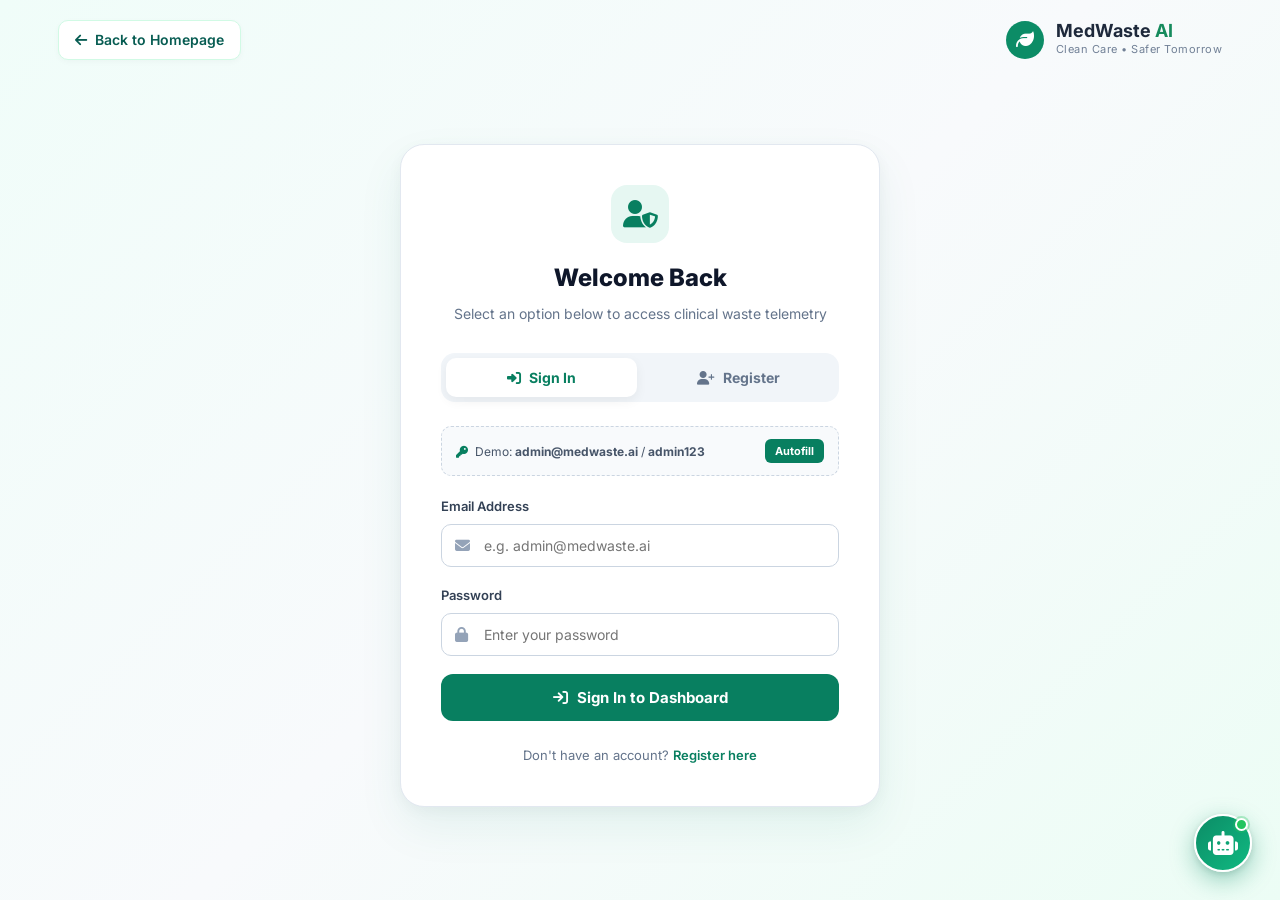
<file: frontend/login.html>
<!DOCTYPE html>
<html lang="en">

<head>
    <meta charset="UTF-8">
    <meta name="viewport" content="width=device-width, initial-scale=1.0">
    <title>Account Portal | MedWaste AI</title>
    <link rel="stylesheet" href="style.css">

    <!-- Google Font -->
    <link rel="preconnect" href="https://fonts.googleapis.com">
    <link rel="preconnect" href="https://fonts.gstatic.com" crossorigin>
    <link href="https://fonts.googleapis.com/css2?family=Inter:wght@400;500;600;700;800&display=swap" rel="stylesheet">

    <!-- Icons -->
    <link rel="stylesheet" href="https://cdnjs.cloudflare.com/ajax/libs/font-awesome/6.5.2/css/all.min.css">

    <style>
        body {
            background: linear-gradient(135deg, #f0fdf9 0%, #f8fafc 50%, #ecfdf5 100%);
            min-height: 100vh;
            display: flex;
            flex-direction: column;
            margin: 0;
            font-family: 'Inter', sans-serif;
            color: #1e293b;
        }

        .auth-navbar {
            padding: 20px 4.5%;
            display: flex;
            align-items: center;
            justify-content: space-between;
        }

        .back-home-btn {
            display: inline-flex;
            align-items: center;
            gap: 8px;
            text-decoration: none;
            color: #075c52;
            font-weight: 600;
            font-size: 14px;
            background: white;
            padding: 8px 16px;
            border-radius: 10px;
            border: 1px solid #d1fae5;
            box-shadow: 0 2px 6px rgba(0,0,0,0.03);
            transition: all 0.2s ease;
        }

        .back-home-btn:hover {
            background: #e6f7f2;
            transform: translateX(-2px);
        }

        .auth-container {
            flex-grow: 1;
            display: flex;
            align-items: center;
            justify-content: center;
            padding: 30px 20px 60px;
        }

        .auth-card {
            background: #ffffff;
            width: 100%;
            max-width: 480px;
            border-radius: 24px;
            padding: 40px;
            box-shadow: 0 20px 45px rgba(8, 127, 96, 0.08), 0 4px 15px rgba(0,0,0,0.04);
            border: 1px solid #e2e8f0;
            position: relative;
        }

        .auth-header {
            text-align: center;
            margin-bottom: 28px;
        }

        .auth-icon {
            width: 58px;
            height: 58px;
            background: #e6f7f2;
            color: #087f60;
            border-radius: 16px;
            display: flex;
            align-items: center;
            justify-content: center;
            font-size: 28px;
            margin: 0 auto 16px;
        }

        .auth-header h1 {
            font-size: 24px;
            color: #0f172a;
            margin: 0 0 6px 0;
            font-weight: 800;
        }

        .auth-header p {
            font-size: 14px;
            color: #64748b;
            margin: 0;
        }

        /* Option Switcher (Login vs Register) */
        .auth-tabs {
            display: flex;
            background: #f1f5f9;
            padding: 5px;
            border-radius: 14px;
            margin-bottom: 24px;
            gap: 6px;
        }

        .auth-tab-btn {
            flex: 1;
            padding: 11px 16px;
            border: none;
            border-radius: 10px;
            background: transparent;
            color: #64748b;
            font-size: 14px;
            font-weight: 700;
            cursor: pointer;
            transition: all 0.25s ease;
            display: flex;
            align-items: center;
            justify-content: center;
            gap: 8px;
        }

        .auth-tab-btn:hover {
            color: #1e293b;
        }

        .auth-tab-btn.active {
            background: #ffffff;
            color: #087f60;
            box-shadow: 0 4px 12px rgba(0,0,0,0.06);
        }

        .auth-alert {
            padding: 12px 16px;
            border-radius: 10px;
            font-size: 13px;
            margin-bottom: 20px;
            display: none;
            animation: fadeIn 0.3s ease;
        }

        .auth-alert.error {
            background: #fee2e2;
            color: #b91c1c;
            border: 1px solid #fecaca;
        }

        .auth-alert.success {
            background: #dcfce7;
            color: #15803d;
            border: 1px solid #bbf7d0;
        }

        .form-group {
            display: flex;
            flex-direction: column;
            gap: 7px;
            margin-bottom: 18px;
        }

        .form-group label {
            font-size: 13px;
            font-weight: 600;
            color: #334155;
        }

        .input-with-icon {
            position: relative;
            display: flex;
            align-items: center;
        }

        .input-with-icon i {
            position: absolute;
            left: 14px;
            color: #94a3b8;
            font-size: 15px;
        }

        .input-with-icon input, .input-with-icon select {
            width: 100%;
            padding: 12px 14px 12px 42px;
            border-radius: 10px;
            border: 1px solid #cbd5e1;
            font-family: inherit;
            font-size: 14px;
            background: white;
            outline: none;
            transition: all 0.2s ease;
            box-sizing: border-box;
        }

        .input-with-icon input:focus, .input-with-icon select:focus {
            border-color: #087f60;
            box-shadow: 0 0 0 3px rgba(8, 127, 96, 0.12);
        }

        .form-row {
            display: grid;
            grid-template-columns: 1fr 1fr;
            gap: 14px;
        }

        .auth-submit-btn {
            width: 100%;
            padding: 14px;
            font-size: 15px;
            font-weight: 700;
            border-radius: 12px;
            cursor: pointer;
            margin-top: 10px;
            display: flex;
            align-items: center;
            justify-content: center;
            gap: 9px;
            background: #087f60;
            color: white;
            border: none;
            transition: all 0.2s ease;
        }

        .auth-submit-btn:hover {
            background: #075c52;
            transform: translateY(-1px);
        }

        .auth-submit-btn:disabled {
            background: #94a3b8;
            cursor: not-allowed;
            transform: none;
        }

        /* Demo helper box */
        .demo-box {
            background: #f8fafc;
            border: 1px dashed #cbd5e1;
            border-radius: 10px;
            padding: 12px 14px;
            margin-bottom: 20px;
            display: flex;
            align-items: center;
            justify-content: space-between;
            font-size: 12px;
        }

        .demo-box span {
            color: #475569;
        }

        .demo-box button {
            background: #087f60;
            color: white;
            border: none;
            border-radius: 6px;
            padding: 5px 10px;
            font-size: 11px;
            font-weight: 700;
            cursor: pointer;
        }

        .already-logged-box {
            text-align: center;
            padding: 20px 0;
        }

        .already-logged-box h3 {
            margin: 0 0 8px 0;
            color: #075c52;
        }

        .auth-footer-text {
            text-align: center;
            margin-top: 24px;
            font-size: 13px;
            color: #64748b;
        }

        .auth-footer-text a {
            color: #087f60;
            font-weight: 600;
            text-decoration: none;
        }

        @keyframes fadeIn {
            from { opacity: 0; transform: translateY(-5px); }
            to { opacity: 1; transform: translateY(0); }
        }

        @media(max-width: 500px) {
            .auth-card {
                padding: 28px 20px;
            }
            .form-row {
                grid-template-columns: 1fr;
            }
        }
    </style>
</head>

<body>

    <!-- Header Navigation -->
    <header class="auth-navbar">
        <a href="index.html" class="back-home-btn">
            <i class="fa-solid fa-arrow-left"></i> Back to Homepage
        </a>

        <div class="logo">
            <div class="logo-icon" style="width: 38px; height: 38px; font-size: 18px;">
                <i class="fa-solid fa-leaf"></i>
            </div>
            <div>
                <h2 style="font-size: 18px; margin: 0;">MedWaste <span>AI</span></h2>
                <p style="margin: 0; font-size: 11px;">Clean Care • Safer Tomorrow</p>
            </div>
        </div>
    </header>

    <!-- Main Auth Card -->
    <main class="auth-container">
        <div class="auth-card">

            <div class="auth-header">
                <div class="auth-icon">
                    <i class="fa-solid fa-user-shield"></i>
                </div>
                <h1 id="authTitle">Welcome to MedWaste AI</h1>
                <p id="authSubtitle">Select an option below to access clinical waste telemetry</p>
            </div>

            <!-- Two Options: Sign In or Register -->
            <div class="auth-tabs" id="authTabsContainer">
                <button type="button" class="auth-tab-btn active" id="tabBtnLogin" onclick="switchAuthMode('login')">
                    <i class="fa-solid fa-right-to-bracket"></i> Sign In
                </button>
                <button type="button" class="auth-tab-btn" id="tabBtnRegister" onclick="switchAuthMode('register')">
                    <i class="fa-solid fa-user-plus"></i> Register
                </button>
            </div>

            <!-- Notification Alert Box -->
            <div id="authAlert" class="auth-alert"></div>

            <!-- Existing Session Banner (shown if already logged in) -->
            <div id="existingSessionBox" class="already-logged-box" style="display: none;">
                <i class="fa-solid fa-circle-check" style="font-size: 40px; color: #10b981; margin-bottom: 12px;"></i>
                <h3>Currently Signed In</h3>
                <p id="existingUserText" style="color: #64748b; font-size: 14px; margin-bottom: 20px;">You are already logged in as Dr. Rajesh Sharma.</p>
                <div style="display: flex; gap: 10px; justify-content: center;">
                    <a href="dashboard.html" class="auth-submit-btn" style="text-decoration: none; padding: 10px 20px; font-size: 14px;">
                        Go to Dashboard <i class="fa-solid fa-arrow-right"></i>
                    </a>
                    <button type="button" class="auth-submit-btn" style="background: #fee2e2; color: #b91c1c; padding: 10px 18px; font-size: 14px;" onclick="handleLogoutOnPage()">
                        Sign Out
                    </button>
                </div>
            </div>

            <!-- OPTION 1: LOGIN FORM -->
            <form id="loginForm" onsubmit="submitLogin(event)">
                <div class="demo-box">
                    <span><i class="fa-solid fa-key" style="color: #087f60; margin-right: 4px;"></i> Demo: <strong>admin@medwaste.ai</strong> / <strong>admin123</strong></span>
                    <button type="button" onclick="autofillDemo()">Autofill</button>
                </div>

                <div class="form-group">
                    <label for="loginEmail">Email Address</label>
                    <div class="input-with-icon">
                        <i class="fa-solid fa-envelope"></i>
                        <input type="email" id="loginEmail" placeholder="e.g. admin@medwaste.ai" required>
                    </div>
                </div>

                <div class="form-group">
                    <label for="loginPassword">Password</label>
                    <div class="input-with-icon">
                        <i class="fa-solid fa-lock"></i>
                        <input type="password" id="loginPassword" placeholder="Enter your password" required>
                    </div>
                </div>

                <button type="submit" class="auth-submit-btn" id="loginSubmitBtn">
                    <i class="fa-solid fa-arrow-right-to-bracket"></i> Sign In to Dashboard
                </button>

                <p class="auth-footer-text">
                    Don't have an account? <a href="#" onclick="switchAuthMode('register'); return false;">Register here</a>
                </p>
            </form>

            <!-- OPTION 2: REGISTER FORM -->
            <form id="registerForm" style="display: none;" onsubmit="submitRegister(event)">
                <div class="form-group">
                    <label for="regName">Full Name</label>
                    <div class="input-with-icon">
                        <i class="fa-solid fa-user"></i>
                        <input type="text" id="regName" placeholder="e.g. Dr. Priya Patel" required>
                    </div>
                </div>

                <div class="form-group">
                    <label for="regEmail">Email Address</label>
                    <div class="input-with-icon">
                        <i class="fa-solid fa-envelope"></i>
                        <input type="email" id="regEmail" placeholder="e.g. priya.patel@cityhospital.org" required>
                    </div>
                </div>

                <div class="form-row">
                    <div class="form-group">
                        <label for="regHospital">Facility / Hospital Name</label>
                        <div class="input-with-icon">
                            <i class="fa-solid fa-hospital"></i>
                            <input type="text" id="regHospital" placeholder="e.g. City Care Hospital" required>
                        </div>
                    </div>

                    <div class="form-group">
                        <label for="regRole">Role</label>
                        <div class="input-with-icon">
                            <i class="fa-solid fa-id-badge"></i>
                            <select id="regRole">
                                <option value="hospital">Hospital Authority</option>
                                <option value="collector">Waste Collector / Fleet</option>
                                <option value="admin">System Administrator</option>
                            </select>
                        </div>
                    </div>
                </div>

                <div class="form-group">
                    <label for="regPassword">Password</label>
                    <div class="input-with-icon">
                        <i class="fa-solid fa-lock"></i>
                        <input type="password" id="regPassword" placeholder="Create a secure password" minlength="6" required>
                    </div>
                </div>

                <button type="submit" class="auth-submit-btn" id="regSubmitBtn">
                    <i class="fa-solid fa-user-plus"></i> Create Account & Proceed
                </button>

                <p class="auth-footer-text">
                    Already have an account? <a href="#" onclick="switchAuthMode('login'); return false;">Sign in here</a>
                </p>
            </form>

        </div>
    </main>

    <script>
        const API_BASE = "http://127.0.0.1:5000/api";

        document.addEventListener("DOMContentLoaded", () => {
            // Check URL query param ?mode=register
            const params = new URLSearchParams(window.location.search);
            const mode = params.get("mode") || "login";
            switchAuthMode(mode);

            // Check if already authenticated
            const savedUser = JSON.parse(localStorage.getItem("medwaste_user") || "null");
            if (savedUser && savedUser.name) {
                const sessionBox = document.getElementById("existingSessionBox");
                const loginForm = document.getElementById("loginForm");
                const regForm = document.getElementById("registerForm");
                const tabs = document.getElementById("authTabsContainer");
                const text = document.getElementById("existingUserText");

                if (sessionBox && text) {
                    text.innerText = `You are currently signed in as ${savedUser.name} (${savedUser.email}).`;
                    sessionBox.style.display = "block";
                    if (loginForm) loginForm.style.display = "none";
                    if (regForm) regForm.style.display = "none";
                    if (tabs) tabs.style.display = "none";
                }
            }
        });

        function switchAuthMode(mode) {
            const loginForm = document.getElementById("loginForm");
            const regForm = document.getElementById("registerForm");
            const btnLogin = document.getElementById("tabBtnLogin");
            const btnReg = document.getElementById("tabBtnRegister");
            const alertBox = document.getElementById("authAlert");
            const title = document.getElementById("authTitle");

            if (alertBox) alertBox.style.display = "none";

            if (mode === "register") {
                if (loginForm) loginForm.style.display = "none";
                if (regForm) regForm.style.display = "block";
                if (btnLogin) btnLogin.classList.remove("active");
                if (btnReg) btnReg.classList.add("active");
                if (title) title.innerText = "Register New Account";
            } else {
                if (loginForm) loginForm.style.display = "block";
                if (regForm) regForm.style.display = "none";
                if (btnLogin) btnLogin.classList.add("active");
                if (btnReg) btnReg.classList.remove("active");
                if (title) title.innerText = "Welcome Back";
            }
        }

        function autofillDemo() {
            document.getElementById("loginEmail").value = "admin@medwaste.ai";
            document.getElementById("loginPassword").value = "admin123";
            showAlert("Demo credentials filled!", "success");
        }

        function showAlert(msg, type = "error") {
            const alertBox = document.getElementById("authAlert");
            if (!alertBox) return;
            alertBox.className = `auth-alert ${type}`;
            alertBox.innerText = msg;
            alertBox.style.display = "block";
        }

        async function submitLogin(event) {
            event.preventDefault();
            const email = document.getElementById("loginEmail").value.trim();
            const password = document.getElementById("loginPassword").value;
            const btn = document.getElementById("loginSubmitBtn");

            if (btn) {
                btn.disabled = true;
                btn.innerHTML = `<i class="fa-solid fa-spinner fa-spin"></i> Authenticating...`;
            }

            try {
                const res = await fetch(`${API_BASE}/auth/login`, {
                    method: "POST",
                    headers: { "Content-Type": "application/json" },
                    body: JSON.stringify({ email, password })
                });
                const data = await res.json();

                if (res.ok && data.success) {
                    localStorage.setItem("medwaste_user", JSON.stringify(data.user));
                    localStorage.setItem("medwaste_token", data.token || "token");
                    showAlert(`Login successful! Redirecting...`, "success");
                    setTimeout(() => {
                        window.location.href = "dashboard.html";
                    }, 800);
                } else {
                    showAlert(data.message || "Invalid email or password", "error");
                    if (btn) {
                        btn.disabled = false;
                        btn.innerHTML = `<i class="fa-solid fa-arrow-right-to-bracket"></i> Sign In to Dashboard`;
                    }
                }
            } catch (err) {
                showAlert("Could not connect to backend server. Make sure port 5000 is active.", "error");
                if (btn) {
                    btn.disabled = false;
                    btn.innerHTML = `<i class="fa-solid fa-arrow-right-to-bracket"></i> Sign In to Dashboard`;
                }
            }
        }

        async function submitRegister(event) {
            event.preventDefault();
            const name = document.getElementById("regName").value.trim();
            const email = document.getElementById("regEmail").value.trim();
            const hospital = document.getElementById("regHospital").value.trim();
            const role = document.getElementById("regRole").value;
            const password = document.getElementById("regPassword").value;
            const btn = document.getElementById("regSubmitBtn");

            if (btn) {
                btn.disabled = true;
                btn.innerHTML = `<i class="fa-solid fa-spinner fa-spin"></i> Creating account...`;
            }

            try {
                const res = await fetch(`${API_BASE}/auth/register`, {
                    method: "POST",
                    headers: { "Content-Type": "application/json" },
                    body: JSON.stringify({
                        name,
                        email,
                        hospital_name: hospital,
                        role,
                        password
                    })
                });
                const data = await res.json();

                if (res.ok && data.success) {
                    localStorage.setItem("medwaste_user", JSON.stringify(data.user));
                    localStorage.setItem("medwaste_token", data.token || "token");
                    showAlert(`Account created successfully! Redirecting to your facility dashboard...`, "success");
                    setTimeout(() => {
                        window.location.href = "dashboard.html";
                    }, 800);
                } else {
                    showAlert(data.message || "Registration failed", "error");
                    if (btn) {
                        btn.disabled = false;
                        btn.innerHTML = `<i class="fa-solid fa-user-plus"></i> Create Account & Proceed`;
                    }
                }
            } catch (err) {
                showAlert("Could not connect to backend server. Make sure port 5000 is active.", "error");
                if (btn) {
                    btn.disabled = false;
                    btn.innerHTML = `<i class="fa-solid fa-user-plus"></i> Create Account & Proceed`;
                }
            }
        }

        function handleLogoutOnPage() {
            localStorage.removeItem("medwaste_user");
            localStorage.removeItem("medwaste_token");
            window.location.reload();
        }
    </script>

    <!-- Floating AI Chatbot Icon Widget -->
    <a href="chatbot.html" class="floating-chatbot-fab" id="floatingChatbotBtn" aria-label="Ask AI Chatbot" title="Ask AI Chatbot">
        <span class="chatbot-tooltip-popup">
            <i class="fa-solid fa-sparkles"></i> Ask me questions
        </span>
        <div class="chatbot-fab-icon">
            <i class="fa-solid fa-robot"></i>
            <span class="fab-online-dot"></span>
        </div>
    </a>
</body>

</html>
</file>
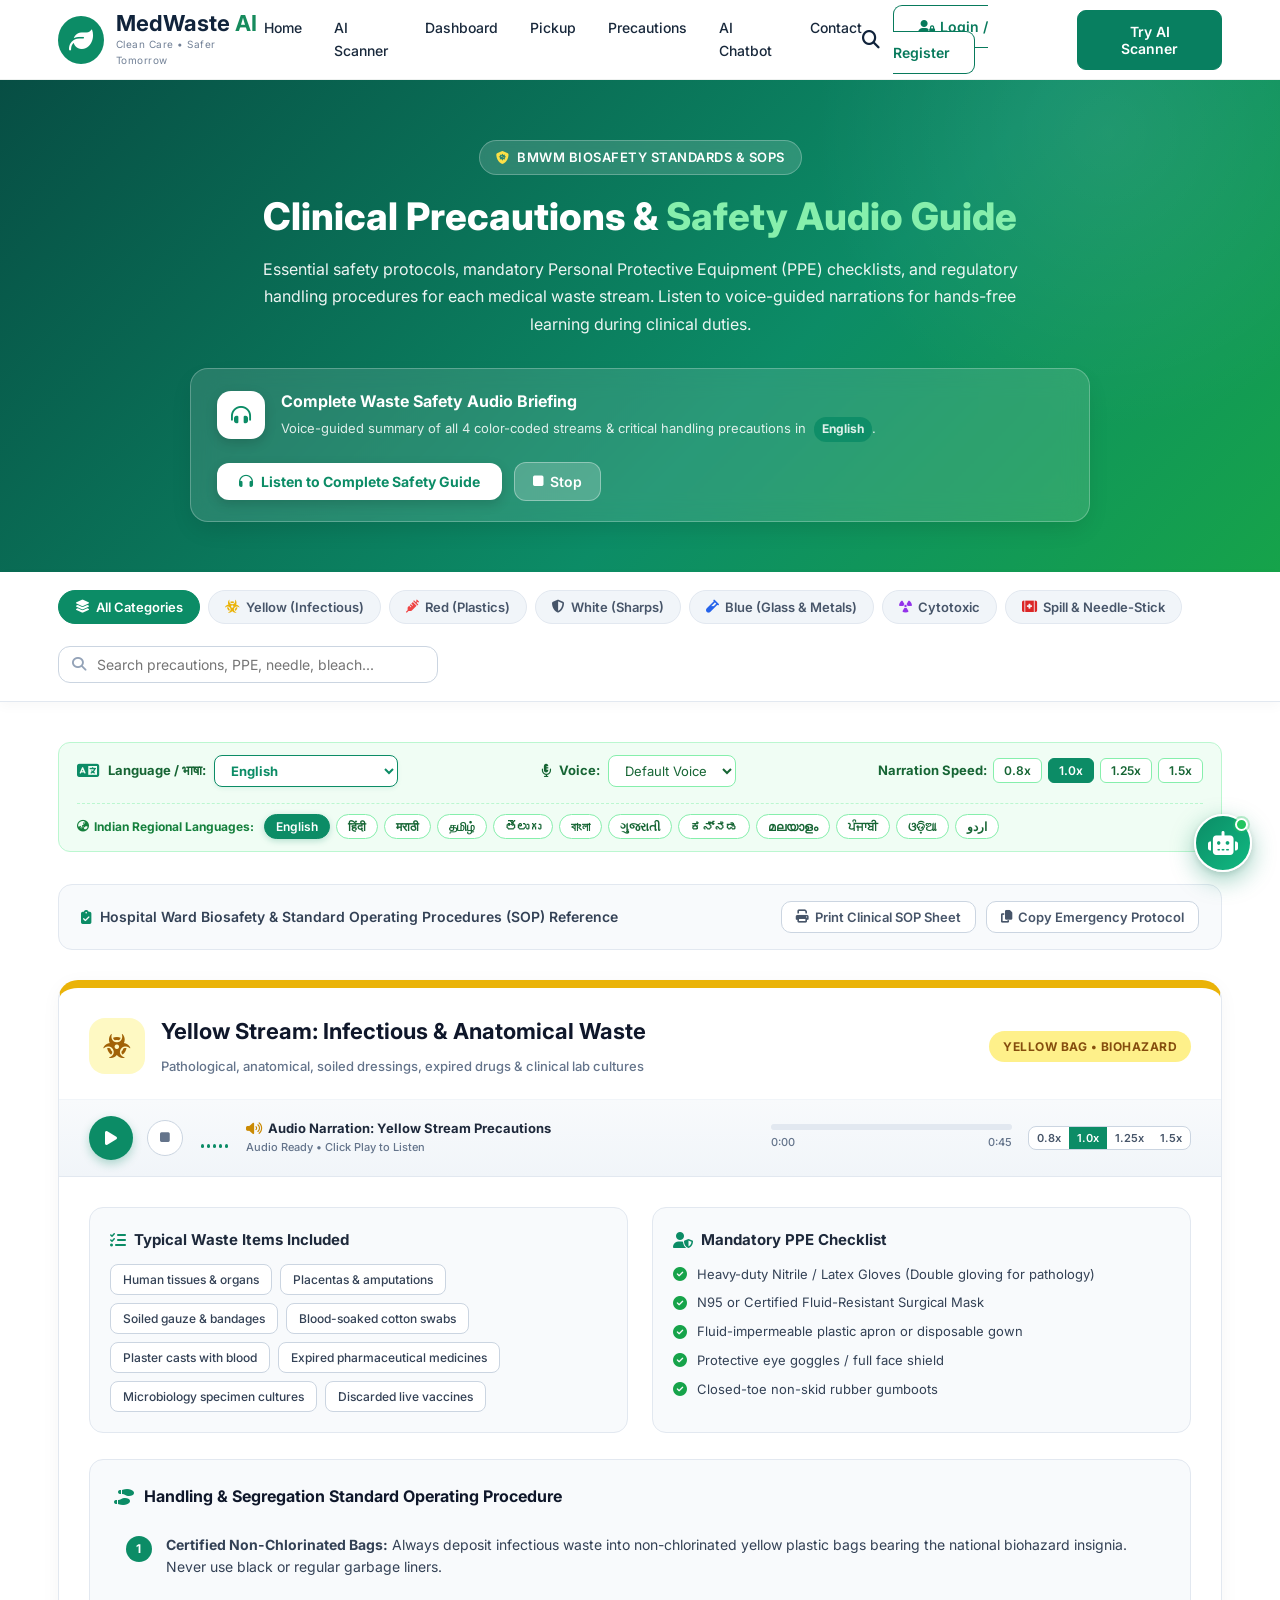
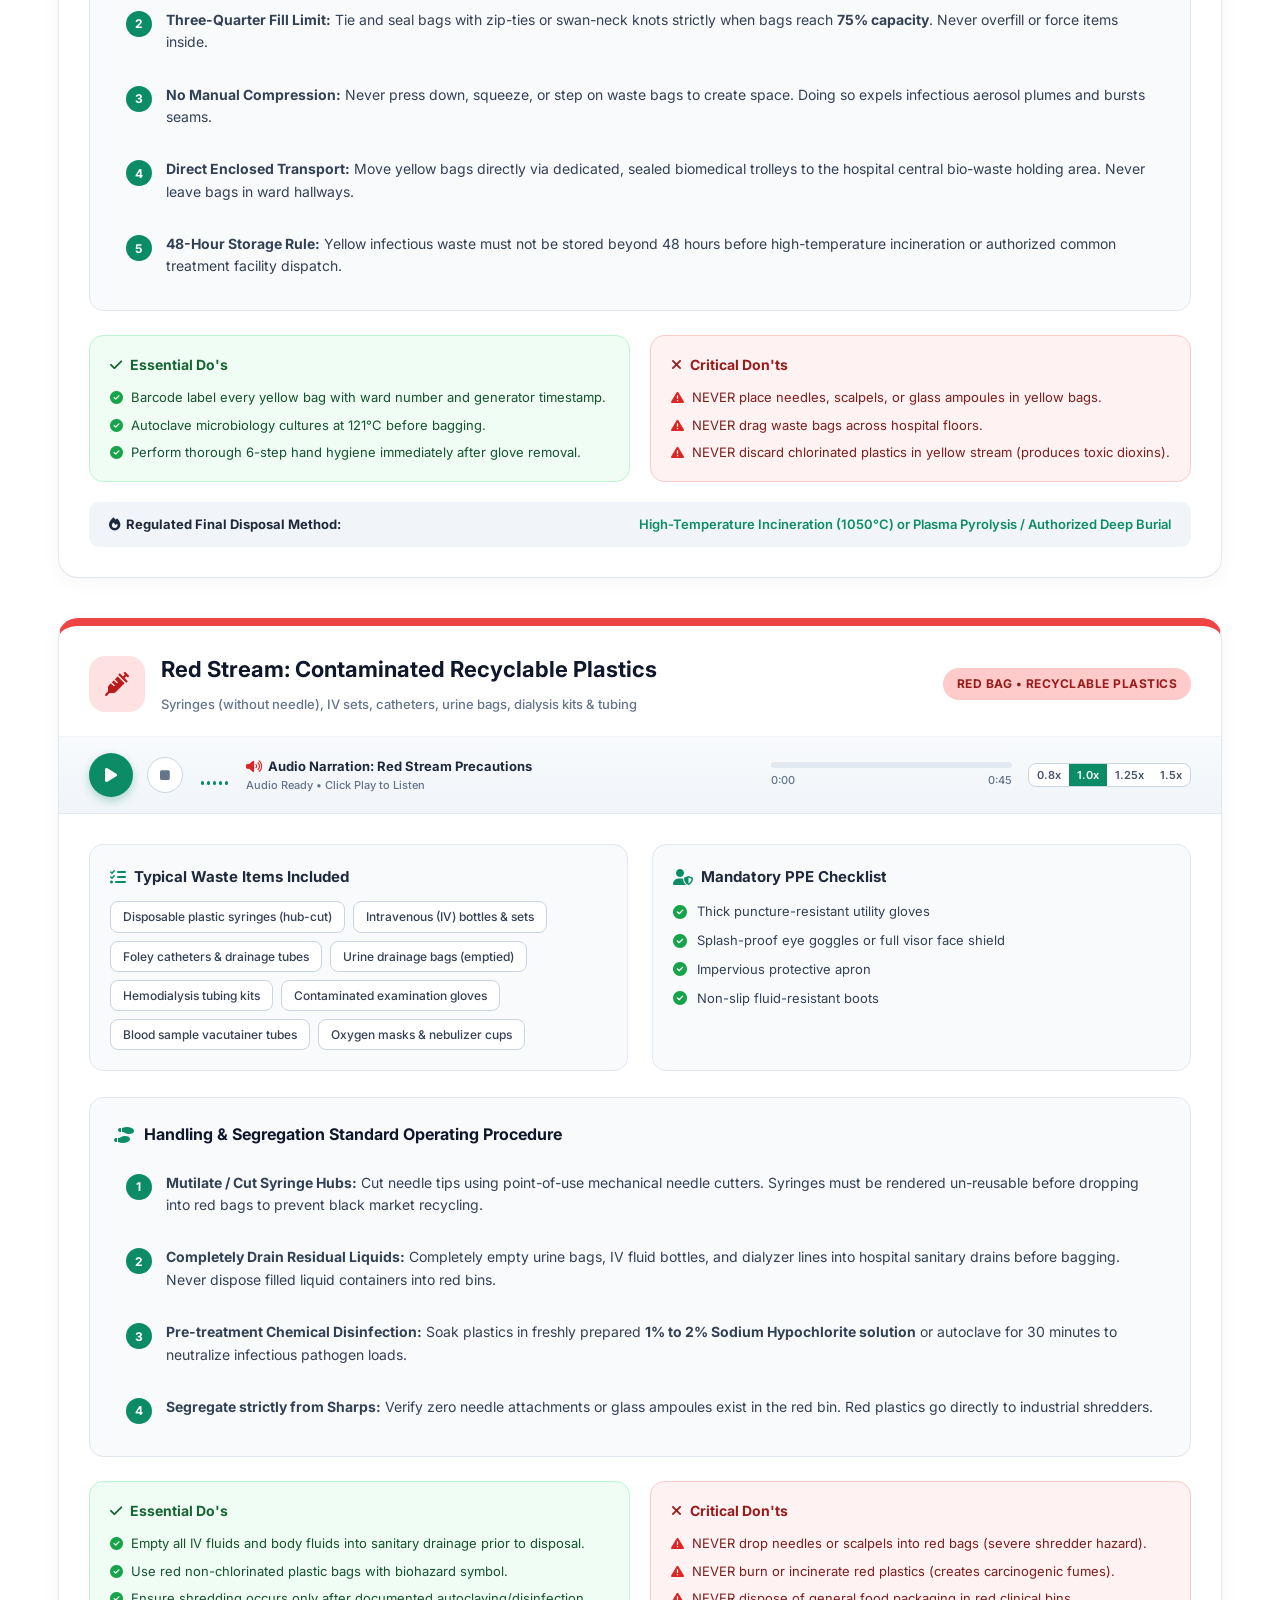
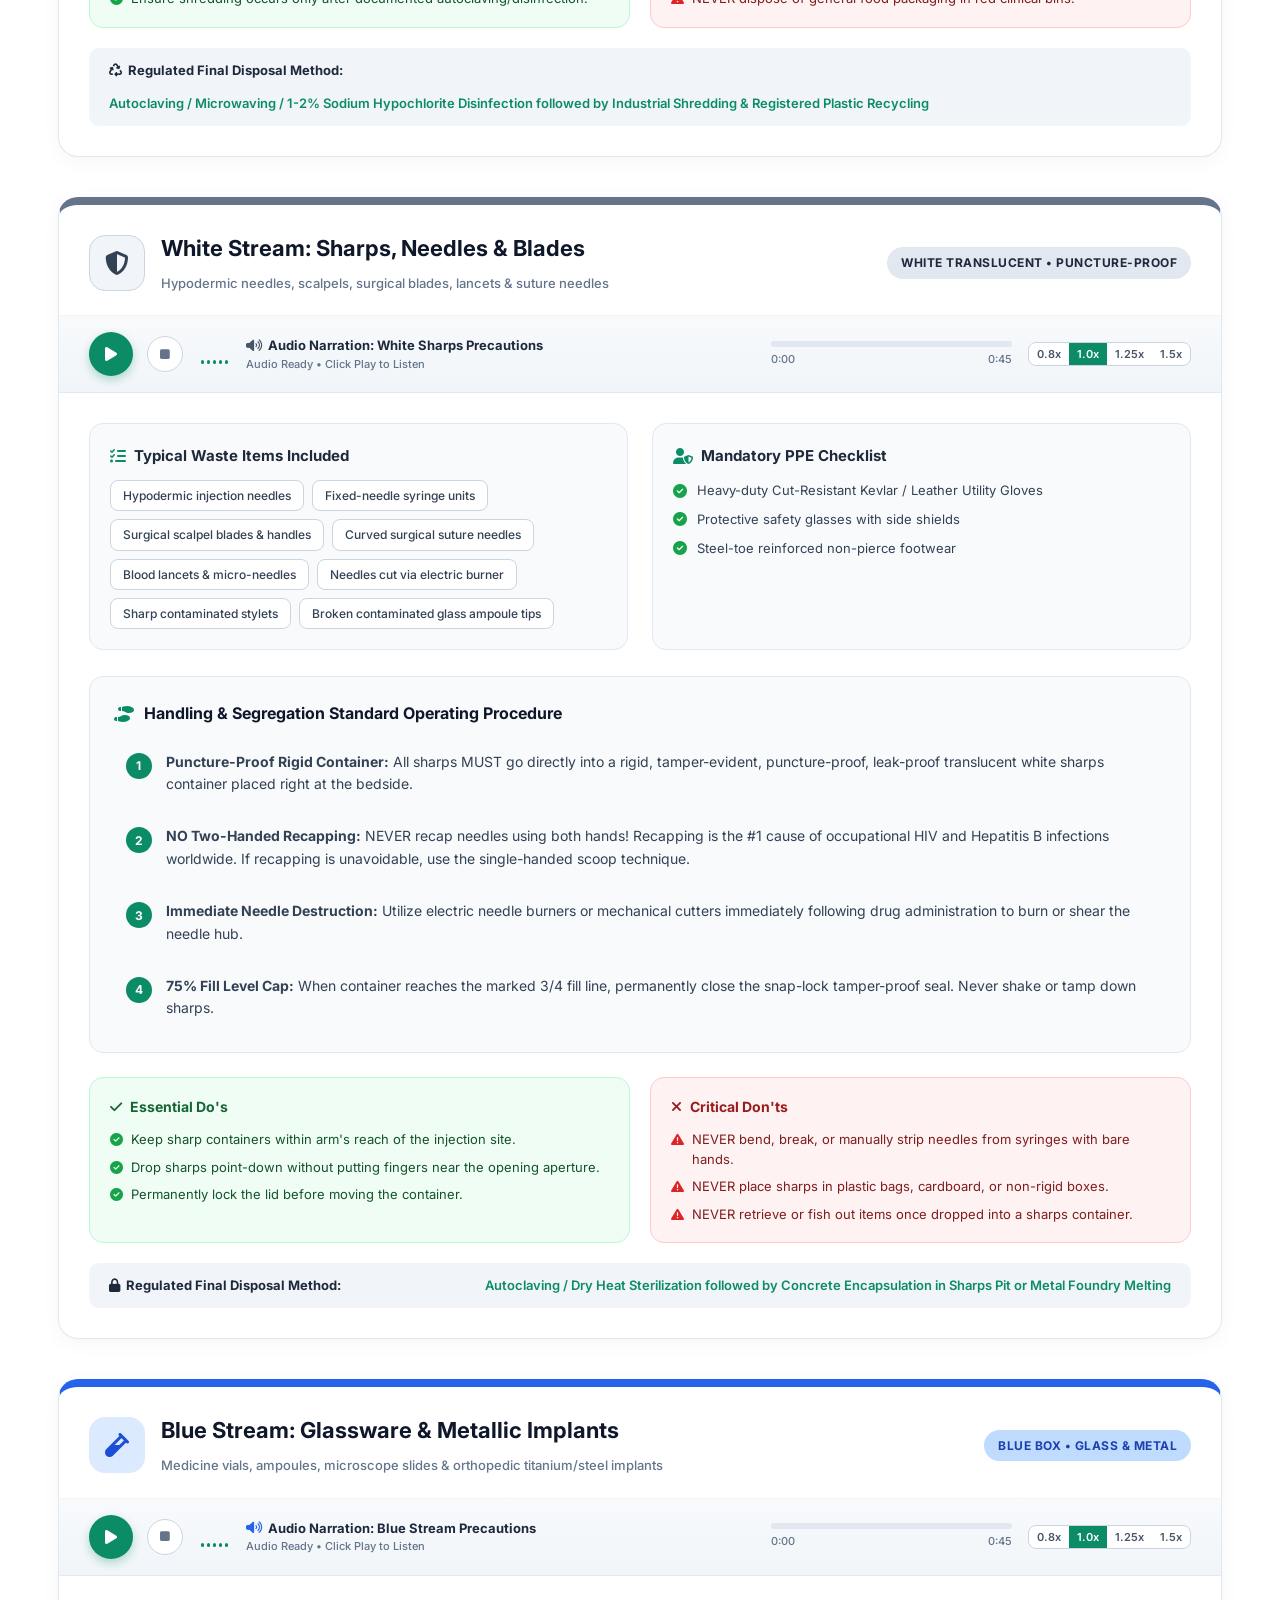
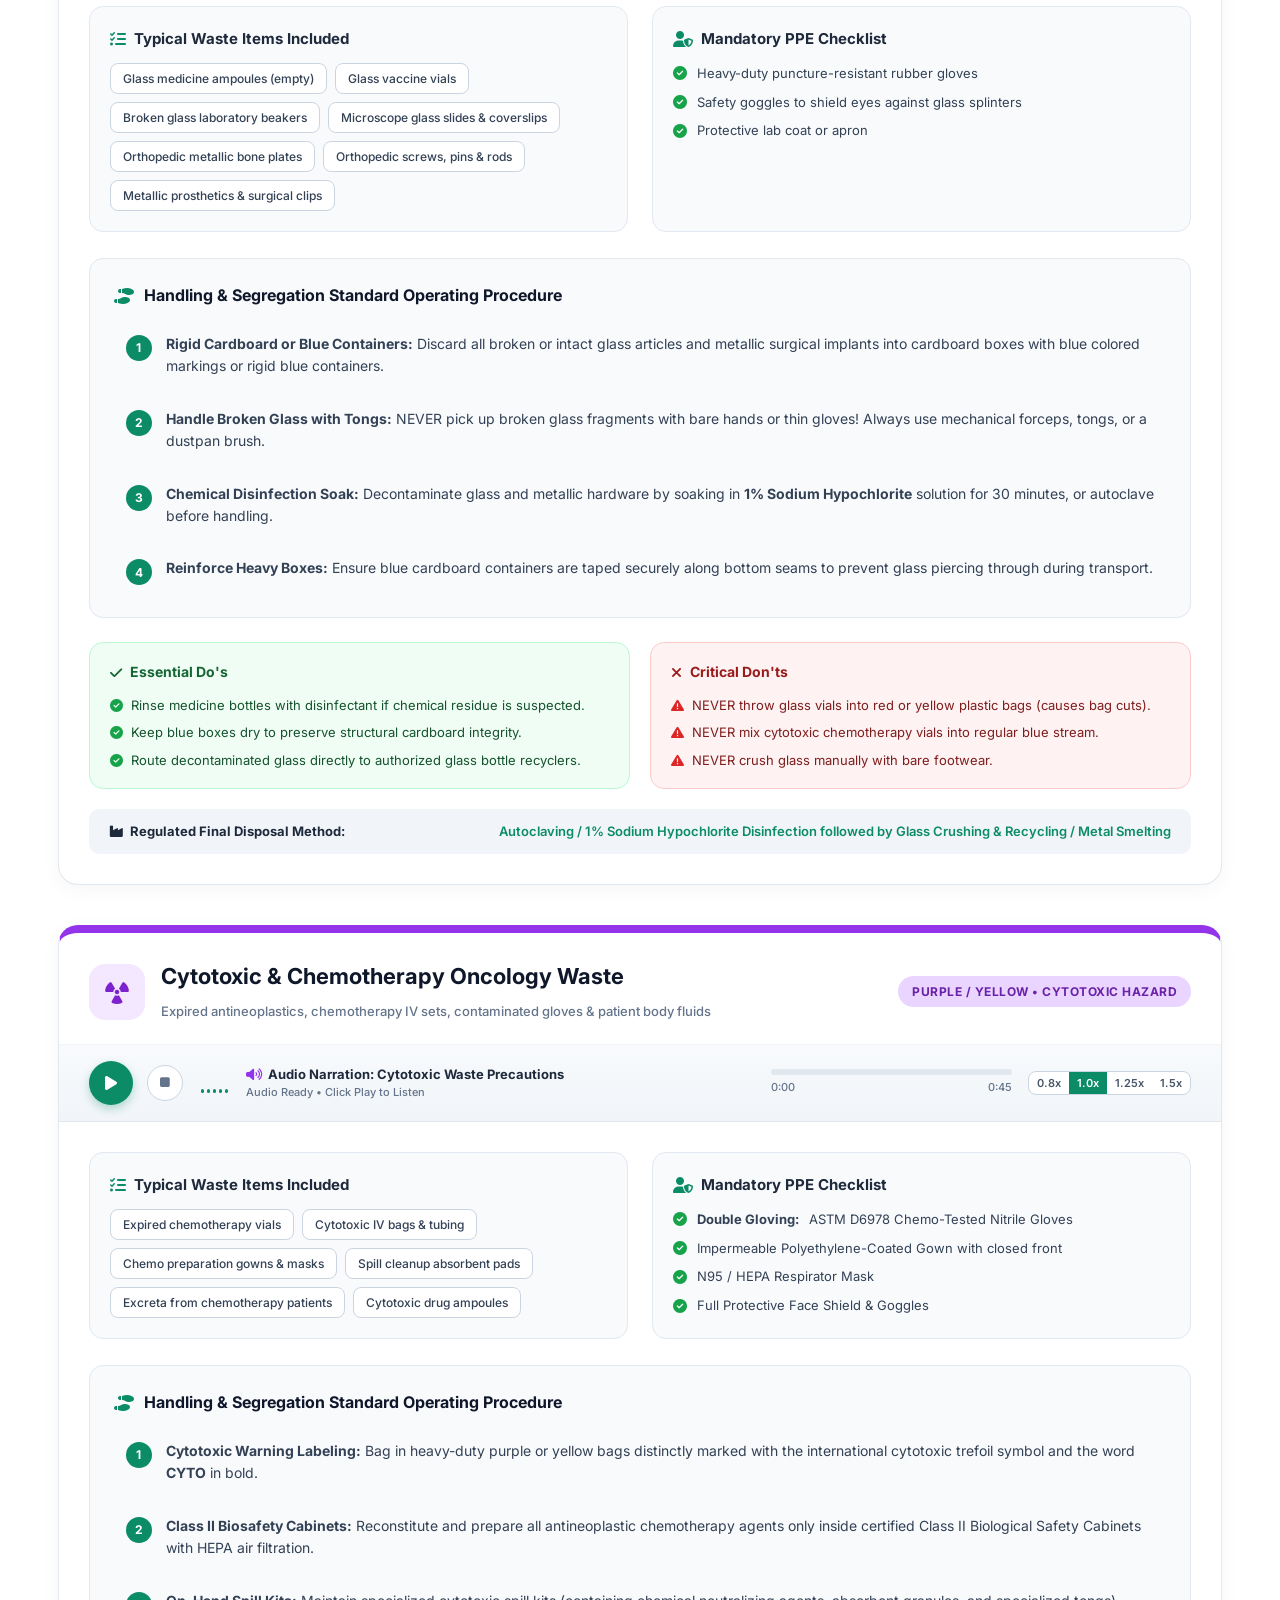
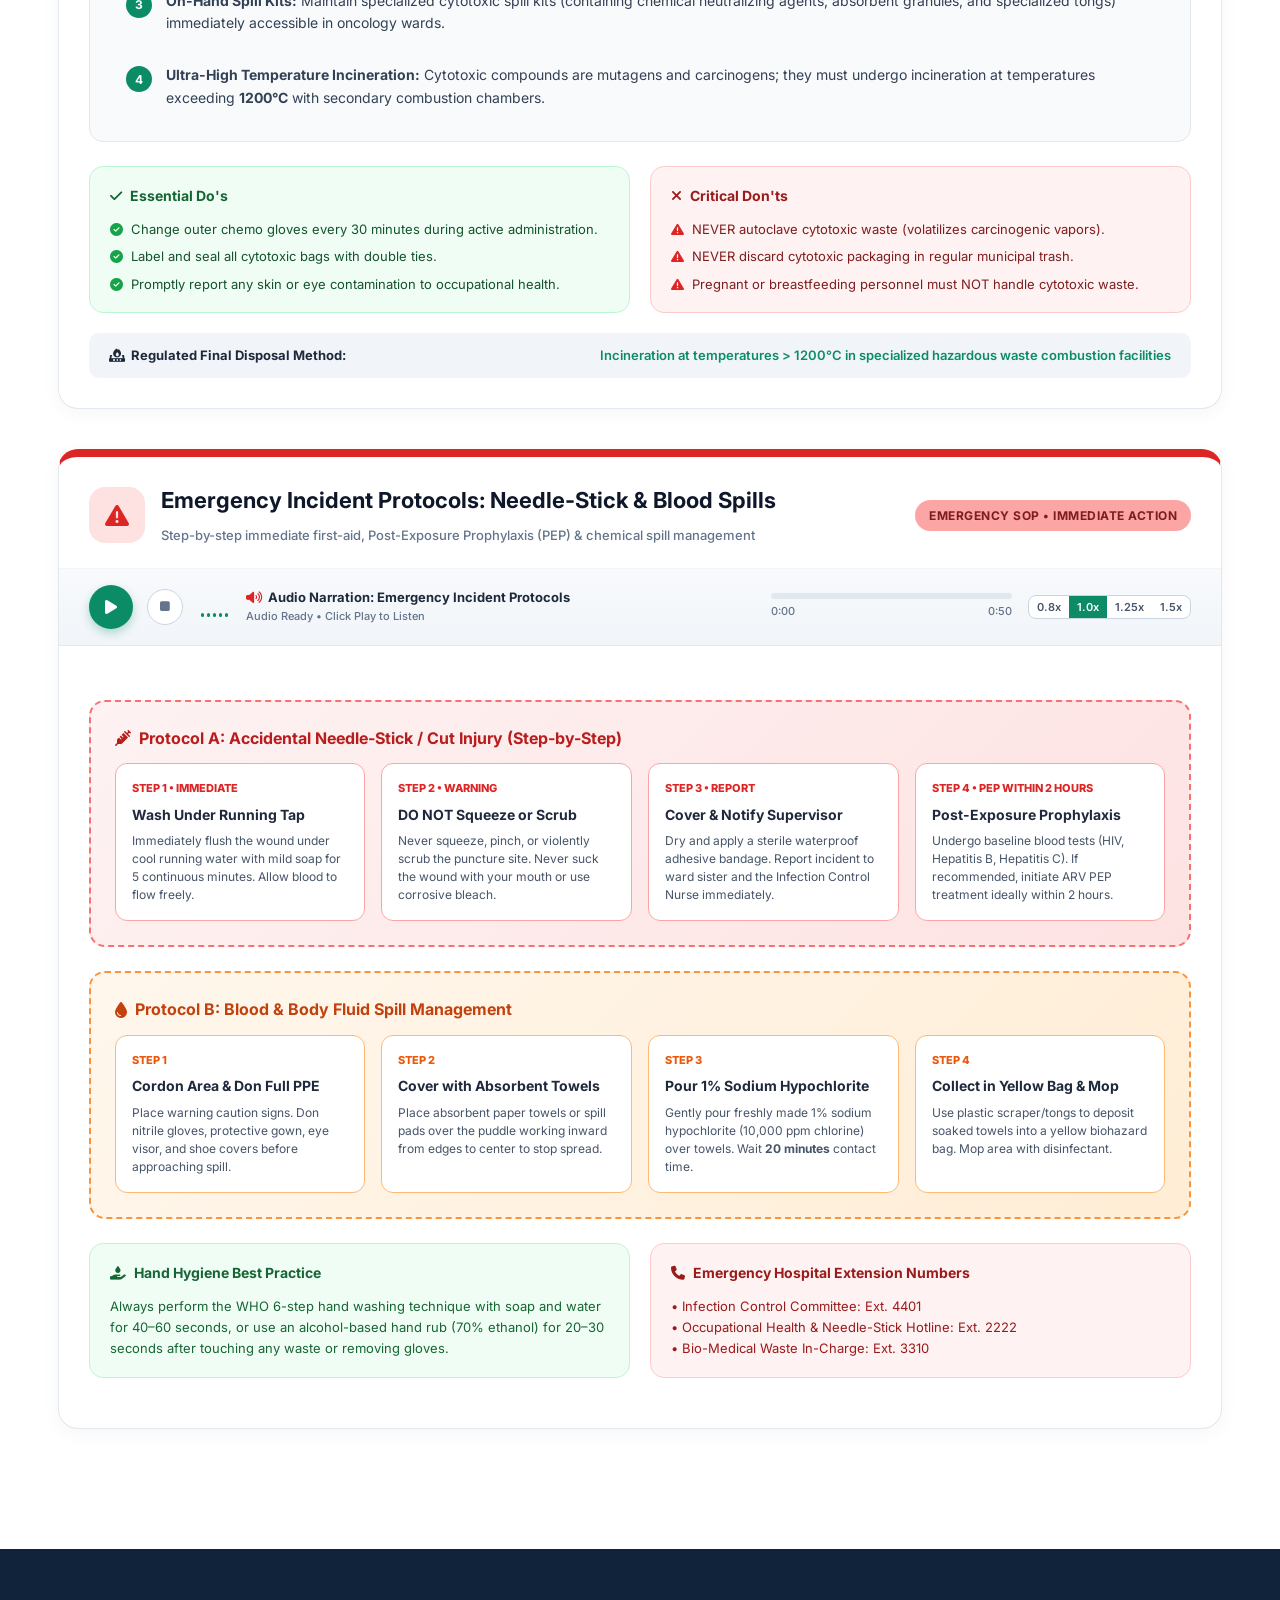
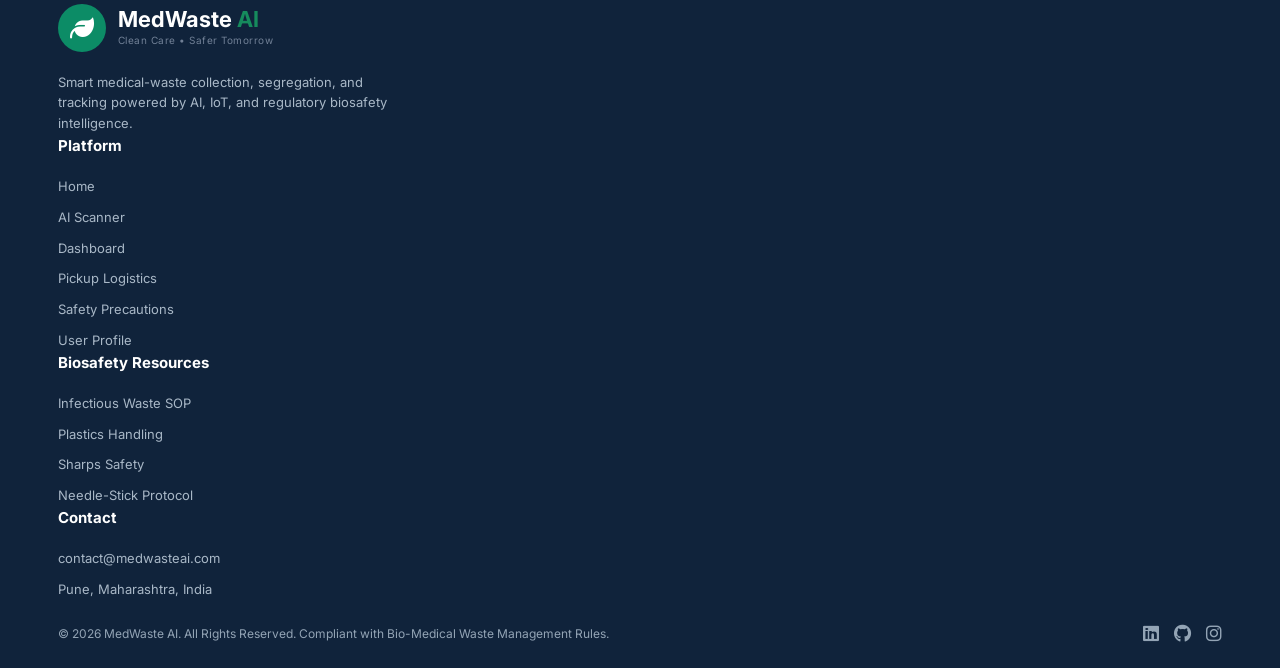
<file: frontend/precautions.html>
<!DOCTYPE html>
<html lang="en">

<head>
    <meta charset="UTF-8">
    <meta name="viewport" content="width=device-width, initial-scale=1.0">

    <title>Safety Precautions & Audio Guide | MedWaste AI</title>

    <!-- Global & Custom Styles -->
    <link rel="stylesheet" href="style.css">
    <link rel="stylesheet" href="precautions.css">

    <!-- Google Fonts -->
    <link rel="preconnect" href="https://fonts.googleapis.com">
    <link rel="preconnect" href="https://fonts.gstatic.com" crossorigin>
    <link href="https://fonts.googleapis.com/css2?family=Inter:wght@400;500;600;700;800&display=swap" rel="stylesheet">

    <!-- Font Awesome Icons -->
    <link rel="stylesheet" href="https://cdnjs.cloudflare.com/ajax/libs/font-awesome/6.5.2/css/all.min.css">
</head>

<body>

    <!-- ================= NAVBAR ================= -->
    <header class="navbar">
        <div class="logo">
            <div class="logo-icon">
                <i class="fa-solid fa-leaf"></i>
            </div>
            <div>
                <h2>MedWaste <span>AI</span></h2>
                <p>Clean Care • Safer Tomorrow</p>
            </div>
        </div>

        <nav id="navMenu">
            <a href="index.html">Home</a>
            <a href="scanner.html">AI Scanner</a>
            <a href="dashboard.html">Dashboard</a>
            <a href="pickup.html">Pickup</a>
            <a href="precautions.html" class="active">Precautions</a>
            <a href="chatbot.html">AI Chatbot</a>
            <a href="index.html#contact">Contact</a>
        </nav>

        <div class="nav-actions">
            <button class="search-btn" title="Search System" onclick="document.getElementById('precautionsSearchInput').focus()">
                <i class="fa-solid fa-magnifying-glass"></i>
            </button>

            <div id="authNavContainer">
                <a href="login.html" class="login-btn">
                    <i class="fa-solid fa-user-lock"></i> Login / Register
                </a>
            </div>

            <button class="primary-btn" onclick="window.location.href='scanner.html'">
                Try AI Scanner
            </button>
        </div>

        <button class="menu-btn" onclick="toggleMenu()">
            <i class="fa-solid fa-bars"></i>
        </button>
    </header>


    <!-- ================= HERO & MASTER AUDIO ================= -->
    <section class="precautions-hero">
        <div class="precautions-hero-content">
            <div class="precautions-badge">
                <i class="fa-solid fa-shield-virus"></i>
                BMWM Biosafety Standards & SOPs
            </div>

            <h1>
                Clinical Precautions & <span>Safety Audio Guide</span>
            </h1>

            <p>
                Essential safety protocols, mandatory Personal Protective Equipment (PPE) checklists, 
                and regulatory handling procedures for each medical waste stream. 
                Listen to voice-guided narrations for hands-free learning during clinical duties.
            </p>

            <!-- Master Audio Overview Banner -->
            <div class="master-audio-banner">
                <div class="audio-banner-info">
                    <div class="audio-banner-icon">
                        <i class="fa-solid fa-headphones-simple"></i>
                    </div>
                    <div class="audio-banner-text">
                        <h3>Complete Waste Safety Audio Briefing</h3>
                        <p>Voice-guided summary of all 4 color-coded streams &amp; critical handling precautions in <span id="masterLangBadge" class="master-lang-badge">English</span>.</p>
                    </div>
                </div>

                <div class="master-audio-controls">
                    <button type="button" class="master-play-btn" id="masterPlayBtn" onclick="toggleSectionAudio('master')">
                        <i class="fa-solid fa-headphones"></i> Listen to Complete Safety Guide
                    </button>
                    <button type="button" class="master-stop-btn" onclick="stopAudio('master')">
                        <i class="fa-solid fa-stop"></i> Stop
                    </button>
                </div>
            </div>
        </div>
    </section>


    <!-- ================= STICKY FILTER & SEARCH BAR ================= -->
    <nav class="precautions-filter-bar" aria-label="Waste Category Filters">
        <div class="filter-bar-inner">
            <div class="filter-pills">
                <button type="button" class="filter-pill active" data-filter="all">
                    <i class="fa-solid fa-layer-group"></i> All Categories
                </button>
                <button type="button" class="filter-pill pill-yellow" data-filter="yellow">
                    <i class="fa-solid fa-biohazard" style="color:#eab308;"></i> Yellow (Infectious)
                </button>
                <button type="button" class="filter-pill pill-red" data-filter="red">
                    <i class="fa-solid fa-syringe" style="color:#ef4444;"></i> Red (Plastics)
                </button>
                <button type="button" class="filter-pill pill-white" data-filter="white">
                    <i class="fa-solid fa-shield-halved"></i> White (Sharps)
                </button>
                <button type="button" class="filter-pill pill-blue" data-filter="blue">
                    <i class="fa-solid fa-vial" style="color:#2563eb;"></i> Blue (Glass & Metals)
                </button>
                <button type="button" class="filter-pill pill-purple" data-filter="purple">
                    <i class="fa-solid fa-radiation" style="color:#9333ea;"></i> Cytotoxic
                </button>
                <button type="button" class="filter-pill" data-filter="emergency">
                    <i class="fa-solid fa-kit-medical" style="color:#dc2626;"></i> Spill & Needle-Stick
                </button>
            </div>

            <div class="filter-search-box">
                <i class="fa-solid fa-magnifying-glass"></i>
                <input type="text" id="precautionsSearchInput" class="filter-search-input" placeholder="Search precautions, PPE, needle, bleach...">
            </div>
        </div>
    </nav>


    <!-- ================= MAIN CONTENT CONTAINER ================= -->
    <main class="precautions-container">

        <!-- Voice & Language Narration Settings Bar -->
        <div class="voice-settings-bar">
            <div class="language-select-wrap">
                <i class="fa-solid fa-language" style="color: #0c8c66; font-size: 18px;"></i>
                <strong>Language / भाषा:</strong>
                <select id="languageSelect" class="language-select" title="Choose narration language" onchange="changeNarrationLanguage(this.value)">
                    <option value="en" selected>English</option>
                    <option value="hi">हिंदी (Hindi)</option>
                    <option value="mr">मराठी (Marathi)</option>
                    <option value="ta">தமிழ் (Tamil)</option>
                    <option value="te">తెలుగు (Telugu)</option>
                    <option value="bn">বাংলা (Bengali)</option>
                    <option value="gu">ગુજરાતી (Gujarati)</option>
                    <option value="kn">ಕನ್ನಡ (Kannada)</option>
                    <option value="ml">മലയാളം (Malayalam)</option>
                    <option value="pa">ਪੰਜਾਬੀ (Punjabi)</option>
                    <option value="or">ଓଡ଼ିଆ (Odia)</option>
                    <option value="ur">اردو (Urdu)</option>
                </select>
            </div>

            <div class="voice-select-wrap">
                <i class="fa-solid fa-microphone-lines"></i>
                <strong>Voice:</strong>
                <select id="voiceSelect" class="voice-select" title="Choose narration voice">
                    <option value="">Default Voice</option>
                </select>
            </div>

            <div class="global-speed-wrap">
                <strong>Narration Speed:</strong>
                <button type="button" class="speed-chip" data-speed="0.8">0.8x</button>
                <button type="button" class="speed-chip active" data-speed="1.0">1.0x</button>
                <button type="button" class="speed-chip" data-speed="1.25">1.25x</button>
                <button type="button" class="speed-chip" data-speed="1.5">1.5x</button>
            </div>

            <!-- Indian Language Quick Switch Pills -->
            <div class="language-pills-row" id="languagePillsRow">
                <span class="lang-pills-label"><i class="fa-solid fa-earth-asia"></i> Indian Regional Languages:</span>
                <button type="button" class="lang-pill active" data-lang="en" onclick="changeNarrationLanguage('en')">English</button>
                <button type="button" class="lang-pill" data-lang="hi" onclick="changeNarrationLanguage('hi')">हिंदी</button>
                <button type="button" class="lang-pill" data-lang="mr" onclick="changeNarrationLanguage('mr')">मराठी</button>
                <button type="button" class="lang-pill" data-lang="ta" onclick="changeNarrationLanguage('ta')">தமிழ்</button>
                <button type="button" class="lang-pill" data-lang="te" onclick="changeNarrationLanguage('te')">తెలుగు</button>
                <button type="button" class="lang-pill" data-lang="bn" onclick="changeNarrationLanguage('bn')">বাংলা</button>
                <button type="button" class="lang-pill" data-lang="gu" onclick="changeNarrationLanguage('gu')">ગુજરાતી</button>
                <button type="button" class="lang-pill" data-lang="kn" onclick="changeNarrationLanguage('kn')">ಕನ್ನಡ</button>
                <button type="button" class="lang-pill" data-lang="ml" onclick="changeNarrationLanguage('ml')">മലയാളം</button>
                <button type="button" class="lang-pill" data-lang="pa" onclick="changeNarrationLanguage('pa')">ਪੰਜਾਬੀ</button>
                <button type="button" class="lang-pill" data-lang="or" onclick="changeNarrationLanguage('or')">ଓଡ଼ିଆ</button>
                <button type="button" class="lang-pill" data-lang="ur" onclick="changeNarrationLanguage('ur')">اردو</button>
            </div>
        </div>

        <!-- Quick SOP Actions -->
        <div class="sop-action-bar">
            <div class="sop-action-title">
                <i class="fa-solid fa-clipboard-check" style="color: #0c8c66;"></i>
                Hospital Ward Biosafety & Standard Operating Procedures (SOP) Reference
            </div>
            <div class="sop-action-btns">
                <button type="button" class="sop-btn" onclick="printPrecautionsSOP()">
                    <i class="fa-solid fa-print"></i> Print Clinical SOP Sheet
                </button>
                <button type="button" class="sop-btn" onclick="copyAllEmergencyGuidelines()">
                    <i class="fa-solid fa-copy"></i> Copy Emergency Protocol
                </button>
            </div>
        </div>


        <!-- =========================================================
             SECTION 1: YELLOW CATEGORY (INFECTIOUS & ANATOMICAL)
             ========================================================= -->
        <article class="precaution-section section-yellow" id="section-yellow" data-category="yellow">
            
            <div class="section-header">
                <div class="section-title-wrap">
                    <div class="category-icon-box box-yellow">
                        <i class="fa-solid fa-biohazard"></i>
                    </div>
                    <div class="section-title-text">
                        <h2>Yellow Stream: Infectious & Anatomical Waste</h2>
                        <span class="cat-subtitle">Pathological, anatomical, soiled dressings, expired drugs & clinical lab cultures</span>
                    </div>
                </div>
                <span class="category-badge-pill badge-yellow">Yellow Bag • Biohazard</span>
            </div>

            <!-- Embedded Audio Player Widget -->
            <div class="section-audio-player" id="player-yellow">
                <div class="audio-controls-left">
                    <button type="button" class="audio-btn-play" id="playBtn-yellow" onclick="toggleSectionAudio('yellow')" title="Listen to Yellow Waste Precautions">
                        <i class="fa-solid fa-play"></i>
                    </button>
                    <button type="button" class="audio-btn-stop" onclick="stopAudio('yellow')" title="Stop Audio">
                        <i class="fa-solid fa-stop"></i>
                    </button>
                    <div class="audio-equalizer">
                        <div class="eq-bar"></div>
                        <div class="eq-bar"></div>
                        <div class="eq-bar"></div>
                        <div class="eq-bar"></div>
                        <div class="eq-bar"></div>
                    </div>
                    <div class="audio-track-info">
                        <span class="audio-track-title">
                            <i class="fa-solid fa-volume-high" style="color: #ca8a04;"></i> Audio Narration: Yellow Stream Precautions
                        </span>
                        <span class="audio-track-status" id="audioStatus-yellow">Audio Ready • Click Play to Listen</span>
                    </div>
                </div>

                <div class="audio-controls-right">
                    <div class="audio-progress-container">
                        <div class="audio-progress-bar-bg">
                            <div class="audio-progress-fill" id="progressFill-yellow" style="background:#eab308;"></div>
                        </div>
                        <div class="audio-time-row">
                            <span id="timeCurrent-yellow">0:00</span>
                            <span id="timeTotal-yellow">0:45</span>
                        </div>
                    </div>

                    <div class="speed-selector">
                        <button type="button" class="speed-opt" data-speed="0.8" onclick="setPlaybackSpeed('yellow', 0.8)">0.8x</button>
                        <button type="button" class="speed-opt active" data-speed="1.0" onclick="setPlaybackSpeed('yellow', 1.0)">1.0x</button>
                        <button type="button" class="speed-opt" data-speed="1.25" onclick="setPlaybackSpeed('yellow', 1.25)">1.25x</button>
                        <button type="button" class="speed-opt" data-speed="1.5" onclick="setPlaybackSpeed('yellow', 1.5)">1.5x</button>
                    </div>
                </div>
            </div>

            <!-- Body Content -->
            <div class="section-body">
                <div class="precaution-grid">
                    <!-- Waste Examples -->
                    <div class="detail-card">
                        <h3><i class="fa-solid fa-list-check"></i> Typical Waste Items Included</h3>
                        <div class="examples-tag-list">
                            <span class="example-chip">Human tissues & organs</span>
                            <span class="example-chip">Placentas & amputations</span>
                            <span class="example-chip">Soiled gauze & bandages</span>
                            <span class="example-chip">Blood-soaked cotton swabs</span>
                            <span class="example-chip">Plaster casts with blood</span>
                            <span class="example-chip">Expired pharmaceutical medicines</span>
                            <span class="example-chip">Microbiology specimen cultures</span>
                            <span class="example-chip">Discarded live vaccines</span>
                        </div>
                    </div>

                    <!-- PPE Checklist -->
                    <div class="detail-card">
                        <h3><i class="fa-solid fa-user-shield"></i> Mandatory PPE Checklist</h3>
                        <ul class="ppe-list">
                            <li class="ppe-item"><i class="fa-solid fa-circle-check"></i> Heavy-duty Nitrile / Latex Gloves (Double gloving for pathology)</li>
                            <li class="ppe-item"><i class="fa-solid fa-circle-check"></i> N95 or Certified Fluid-Resistant Surgical Mask</li>
                            <li class="ppe-item"><i class="fa-solid fa-circle-check"></i> Fluid-impermeable plastic apron or disposable gown</li>
                            <li class="ppe-item"><i class="fa-solid fa-circle-check"></i> Protective eye goggles / full face shield</li>
                            <li class="ppe-item"><i class="fa-solid fa-circle-check"></i> Closed-toe non-skid rubber gumboots</li>
                        </ul>
                    </div>
                </div>

                <!-- SOP Handling Steps (Highlighted during Audio Narration) -->
                <div class="sop-steps-card">
                    <h3><i class="fa-solid fa-shoe-prints"></i> Handling & Segregation Standard Operating Procedure</h3>
                    <ol class="step-list">
                        <li class="step-item">
                            <span class="step-num">1</span>
                            <span><strong>Certified Non-Chlorinated Bags:</strong> Always deposit infectious waste into non-chlorinated yellow plastic bags bearing the national biohazard insignia. Never use black or regular garbage liners.</span>
                        </li>
                        <li class="step-item">
                            <span class="step-num">2</span>
                            <span><strong>Three-Quarter Fill Limit:</strong> Tie and seal bags with zip-ties or swan-neck knots strictly when bags reach <strong>75% capacity</strong>. Never overfill or force items inside.</span>
                        </li>
                        <li class="step-item">
                            <span class="step-num">3</span>
                            <span><strong>No Manual Compression:</strong> Never press down, squeeze, or step on waste bags to create space. Doing so expels infectious aerosol plumes and bursts seams.</span>
                        </li>
                        <li class="step-item">
                            <span class="step-num">4</span>
                            <span><strong>Direct Enclosed Transport:</strong> Move yellow bags directly via dedicated, sealed biomedical trolleys to the hospital central bio-waste holding area. Never leave bags in ward hallways.</span>
                        </li>
                        <li class="step-item">
                            <span class="step-num">5</span>
                            <span><strong>48-Hour Storage Rule:</strong> Yellow infectious waste must not be stored beyond 48 hours before high-temperature incineration or authorized common treatment facility dispatch.</span>
                        </li>
                    </ol>
                </div>

                <!-- Do's & Don'ts -->
                <div class="dos-donts-row">
                    <div class="dos-box">
                        <h4><i class="fa-solid fa-check"></i> Essential Do's</h4>
                        <ul class="guide-list">
                            <li><i class="fa-solid fa-circle-check"></i> Barcode label every yellow bag with ward number and generator timestamp.</li>
                            <li><i class="fa-solid fa-circle-check"></i> Autoclave microbiology cultures at 121°C before bagging.</li>
                            <li><i class="fa-solid fa-circle-check"></i> Perform thorough 6-step hand hygiene immediately after glove removal.</li>
                        </ul>
                    </div>
                    <div class="donts-box">
                        <h4><i class="fa-solid fa-xmark"></i> Critical Don'ts</h4>
                        <ul class="guide-list">
                            <li><i class="fa-solid fa-triangle-exclamation"></i> NEVER place needles, scalpels, or glass ampoules in yellow bags.</li>
                            <li><i class="fa-solid fa-triangle-exclamation"></i> NEVER drag waste bags across hospital floors.</li>
                            <li><i class="fa-solid fa-triangle-exclamation"></i> NEVER discard chlorinated plastics in yellow stream (produces toxic dioxins).</li>
                        </ul>
                    </div>
                </div>

                <!-- Final Treatment -->
                <div class="section-footer-treatment">
                    <span class="treatment-label"><i class="fa-solid fa-fire"></i> Regulated Final Disposal Method:</span>
                    <span class="treatment-method">High-Temperature Incineration (1050°C) or Plasma Pyrolysis / Authorized Deep Burial</span>
                </div>
            </div>

        </article>


        <!-- =========================================================
             SECTION 2: RED CATEGORY (CONTAMINATED RECYCLABLE PLASTICS)
             ========================================================= -->
        <article class="precaution-section section-red" id="section-red" data-category="red">
            
            <div class="section-header">
                <div class="section-title-wrap">
                    <div class="category-icon-box box-red">
                        <i class="fa-solid fa-syringe"></i>
                    </div>
                    <div class="section-title-text">
                        <h2>Red Stream: Contaminated Recyclable Plastics</h2>
                        <span class="cat-subtitle">Syringes (without needle), IV sets, catheters, urine bags, dialysis kits & tubing</span>
                    </div>
                </div>
                <span class="category-badge-pill badge-red">Red Bag • Recyclable Plastics</span>
            </div>

            <!-- Embedded Audio Player Widget -->
            <div class="section-audio-player" id="player-red">
                <div class="audio-controls-left">
                    <button type="button" class="audio-btn-play" id="playBtn-red" onclick="toggleSectionAudio('red')" title="Listen to Red Waste Precautions">
                        <i class="fa-solid fa-play"></i>
                    </button>
                    <button type="button" class="audio-btn-stop" onclick="stopAudio('red')" title="Stop Audio">
                        <i class="fa-solid fa-stop"></i>
                    </button>
                    <div class="audio-equalizer">
                        <div class="eq-bar"></div>
                        <div class="eq-bar"></div>
                        <div class="eq-bar"></div>
                        <div class="eq-bar"></div>
                        <div class="eq-bar"></div>
                    </div>
                    <div class="audio-track-info">
                        <span class="audio-track-title">
                            <i class="fa-solid fa-volume-high" style="color: #dc2626;"></i> Audio Narration: Red Stream Precautions
                        </span>
                        <span class="audio-track-status" id="audioStatus-red">Audio Ready • Click Play to Listen</span>
                    </div>
                </div>

                <div class="audio-controls-right">
                    <div class="audio-progress-container">
                        <div class="audio-progress-bar-bg">
                            <div class="audio-progress-fill" id="progressFill-red" style="background:#ef4444;"></div>
                        </div>
                        <div class="audio-time-row">
                            <span id="timeCurrent-red">0:00</span>
                            <span id="timeTotal-red">0:45</span>
                        </div>
                    </div>

                    <div class="speed-selector">
                        <button type="button" class="speed-opt" data-speed="0.8" onclick="setPlaybackSpeed('red', 0.8)">0.8x</button>
                        <button type="button" class="speed-opt active" data-speed="1.0" onclick="setPlaybackSpeed('red', 1.0)">1.0x</button>
                        <button type="button" class="speed-opt" data-speed="1.25" onclick="setPlaybackSpeed('red', 1.25)">1.25x</button>
                        <button type="button" class="speed-opt" data-speed="1.5" onclick="setPlaybackSpeed('red', 1.5)">1.5x</button>
                    </div>
                </div>
            </div>

            <!-- Body Content -->
            <div class="section-body">
                <div class="precaution-grid">
                    <div class="detail-card">
                        <h3><i class="fa-solid fa-list-check"></i> Typical Waste Items Included</h3>
                        <div class="examples-tag-list">
                            <span class="example-chip">Disposable plastic syringes (hub-cut)</span>
                            <span class="example-chip">Intravenous (IV) bottles & sets</span>
                            <span class="example-chip">Foley catheters & drainage tubes</span>
                            <span class="example-chip">Urine drainage bags (emptied)</span>
                            <span class="example-chip">Hemodialysis tubing kits</span>
                            <span class="example-chip">Contaminated examination gloves</span>
                            <span class="example-chip">Blood sample vacutainer tubes</span>
                            <span class="example-chip">Oxygen masks & nebulizer cups</span>
                        </div>
                    </div>

                    <div class="detail-card">
                        <h3><i class="fa-solid fa-user-shield"></i> Mandatory PPE Checklist</h3>
                        <ul class="ppe-list">
                            <li class="ppe-item"><i class="fa-solid fa-circle-check"></i> Thick puncture-resistant utility gloves</li>
                            <li class="ppe-item"><i class="fa-solid fa-circle-check"></i> Splash-proof eye goggles or full visor face shield</li>
                            <li class="ppe-item"><i class="fa-solid fa-circle-check"></i> Impervious protective apron</li>
                            <li class="ppe-item"><i class="fa-solid fa-circle-check"></i> Non-slip fluid-resistant boots</li>
                        </ul>
                    </div>
                </div>

                <div class="sop-steps-card">
                    <h3><i class="fa-solid fa-shoe-prints"></i> Handling & Segregation Standard Operating Procedure</h3>
                    <ol class="step-list">
                        <li class="step-item">
                            <span class="step-num">1</span>
                            <span><strong>Mutilate / Cut Syringe Hubs:</strong> Cut needle tips using point-of-use mechanical needle cutters. Syringes must be rendered un-reusable before dropping into red bags to prevent black market recycling.</span>
                        </li>
                        <li class="step-item">
                            <span class="step-num">2</span>
                            <span><strong>Completely Drain Residual Liquids:</strong> Completely empty urine bags, IV fluid bottles, and dialyzer lines into hospital sanitary drains before bagging. Never dispose filled liquid containers into red bins.</span>
                        </li>
                        <li class="step-item">
                            <span class="step-num">3</span>
                            <span><strong>Pre-treatment Chemical Disinfection:</strong> Soak plastics in freshly prepared <strong>1% to 2% Sodium Hypochlorite solution</strong> or autoclave for 30 minutes to neutralize infectious pathogen loads.</span>
                        </li>
                        <li class="step-item">
                            <span class="step-num">4</span>
                            <span><strong>Segregate strictly from Sharps:</strong> Verify zero needle attachments or glass ampoules exist in the red bin. Red plastics go directly to industrial shredders.</span>
                        </li>
                    </ol>
                </div>

                <div class="dos-donts-row">
                    <div class="dos-box">
                        <h4><i class="fa-solid fa-check"></i> Essential Do's</h4>
                        <ul class="guide-list">
                            <li><i class="fa-solid fa-circle-check"></i> Empty all IV fluids and body fluids into sanitary drainage prior to disposal.</li>
                            <li><i class="fa-solid fa-circle-check"></i> Use red non-chlorinated plastic bags with biohazard symbol.</li>
                            <li><i class="fa-solid fa-circle-check"></i> Ensure shredding occurs only after documented autoclaving/disinfection.</li>
                        </ul>
                    </div>
                    <div class="donts-box">
                        <h4><i class="fa-solid fa-xmark"></i> Critical Don'ts</h4>
                        <ul class="guide-list">
                            <li><i class="fa-solid fa-triangle-exclamation"></i> NEVER drop needles or scalpels into red bags (severe shredder hazard).</li>
                            <li><i class="fa-solid fa-triangle-exclamation"></i> NEVER burn or incinerate red plastics (creates carcinogenic fumes).</li>
                            <li><i class="fa-solid fa-triangle-exclamation"></i> NEVER dispose of general food packaging in red clinical bins.</li>
                        </ul>
                    </div>
                </div>

                <div class="section-footer-treatment">
                    <span class="treatment-label"><i class="fa-solid fa-recycle"></i> Regulated Final Disposal Method:</span>
                    <span class="treatment-method">Autoclaving / Microwaving / 1-2% Sodium Hypochlorite Disinfection followed by Industrial Shredding & Registered Plastic Recycling</span>
                </div>
            </div>

        </article>


        <!-- =========================================================
             SECTION 3: WHITE CATEGORY (SHARPS & BLADES)
             ========================================================= -->
        <article class="precaution-section section-white" id="section-white" data-category="white">
            
            <div class="section-header">
                <div class="section-title-wrap">
                    <div class="category-icon-box box-white">
                        <i class="fa-solid fa-shield-halved"></i>
                    </div>
                    <div class="section-title-text">
                        <h2>White Stream: Sharps, Needles & Blades</h2>
                        <span class="cat-subtitle">Hypodermic needles, scalpels, surgical blades, lancets & suture needles</span>
                    </div>
                </div>
                <span class="category-badge-pill badge-white">White Translucent • Puncture-Proof</span>
            </div>

            <!-- Embedded Audio Player Widget -->
            <div class="section-audio-player" id="player-white">
                <div class="audio-controls-left">
                    <button type="button" class="audio-btn-play" id="playBtn-white" onclick="toggleSectionAudio('white')" title="Listen to Sharps Precautions">
                        <i class="fa-solid fa-play"></i>
                    </button>
                    <button type="button" class="audio-btn-stop" onclick="stopAudio('white')" title="Stop Audio">
                        <i class="fa-solid fa-stop"></i>
                    </button>
                    <div class="audio-equalizer">
                        <div class="eq-bar"></div>
                        <div class="eq-bar"></div>
                        <div class="eq-bar"></div>
                        <div class="eq-bar"></div>
                        <div class="eq-bar"></div>
                    </div>
                    <div class="audio-track-info">
                        <span class="audio-track-title">
                            <i class="fa-solid fa-volume-high" style="color: #475569;"></i> Audio Narration: White Sharps Precautions
                        </span>
                        <span class="audio-track-status" id="audioStatus-white">Audio Ready • Click Play to Listen</span>
                    </div>
                </div>

                <div class="audio-controls-right">
                    <div class="audio-progress-container">
                        <div class="audio-progress-bar-bg">
                            <div class="audio-progress-fill" id="progressFill-white" style="background:#64748b;"></div>
                        </div>
                        <div class="audio-time-row">
                            <span id="timeCurrent-white">0:00</span>
                            <span id="timeTotal-white">0:45</span>
                        </div>
                    </div>

                    <div class="speed-selector">
                        <button type="button" class="speed-opt" data-speed="0.8" onclick="setPlaybackSpeed('white', 0.8)">0.8x</button>
                        <button type="button" class="speed-opt active" data-speed="1.0" onclick="setPlaybackSpeed('white', 1.0)">1.0x</button>
                        <button type="button" class="speed-opt" data-speed="1.25" onclick="setPlaybackSpeed('white', 1.25)">1.25x</button>
                        <button type="button" class="speed-opt" data-speed="1.5" onclick="setPlaybackSpeed('white', 1.5)">1.5x</button>
                    </div>
                </div>
            </div>

            <!-- Body Content -->
            <div class="section-body">
                <div class="precaution-grid">
                    <div class="detail-card">
                        <h3><i class="fa-solid fa-list-check"></i> Typical Waste Items Included</h3>
                        <div class="examples-tag-list">
                            <span class="example-chip">Hypodermic injection needles</span>
                            <span class="example-chip">Fixed-needle syringe units</span>
                            <span class="example-chip">Surgical scalpel blades & handles</span>
                            <span class="example-chip">Curved surgical suture needles</span>
                            <span class="example-chip">Blood lancets & micro-needles</span>
                            <span class="example-chip">Needles cut via electric burner</span>
                            <span class="example-chip">Sharp contaminated stylets</span>
                            <span class="example-chip">Broken contaminated glass ampoule tips</span>
                        </div>
                    </div>

                    <div class="detail-card">
                        <h3><i class="fa-solid fa-user-shield"></i> Mandatory PPE Checklist</h3>
                        <ul class="ppe-list">
                            <li class="ppe-item"><i class="fa-solid fa-circle-check"></i> Heavy-duty Cut-Resistant Kevlar / Leather Utility Gloves</li>
                            <li class="ppe-item"><i class="fa-solid fa-circle-check"></i> Protective safety glasses with side shields</li>
                            <li class="ppe-item"><i class="fa-solid fa-circle-check"></i> Steel-toe reinforced non-pierce footwear</li>
                        </ul>
                    </div>
                </div>

                <div class="sop-steps-card">
                    <h3><i class="fa-solid fa-shoe-prints"></i> Handling & Segregation Standard Operating Procedure</h3>
                    <ol class="step-list">
                        <li class="step-item">
                            <span class="step-num">1</span>
                            <span><strong>Puncture-Proof Rigid Container:</strong> All sharps MUST go directly into a rigid, tamper-evident, puncture-proof, leak-proof translucent white sharps container placed right at the bedside.</span>
                        </li>
                        <li class="step-item">
                            <span class="step-num">2</span>
                            <span><strong>NO Two-Handed Recapping:</strong> NEVER recap needles using both hands! Recapping is the #1 cause of occupational HIV and Hepatitis B infections worldwide. If recapping is unavoidable, use the single-handed scoop technique.</span>
                        </li>
                        <li class="step-item">
                            <span class="step-num">3</span>
                            <span><strong>Immediate Needle Destruction:</strong> Utilize electric needle burners or mechanical cutters immediately following drug administration to burn or shear the needle hub.</span>
                        </li>
                        <li class="step-item">
                            <span class="step-num">4</span>
                            <span><strong>75% Fill Level Cap:</strong> When container reaches the marked 3/4 fill line, permanently close the snap-lock tamper-proof seal. Never shake or tamp down sharps.</span>
                        </li>
                    </ol>
                </div>

                <div class="dos-donts-row">
                    <div class="dos-box">
                        <h4><i class="fa-solid fa-check"></i> Essential Do's</h4>
                        <ul class="guide-list">
                            <li><i class="fa-solid fa-circle-check"></i> Keep sharp containers within arm's reach of the injection site.</li>
                            <li><i class="fa-solid fa-circle-check"></i> Drop sharps point-down without putting fingers near the opening aperture.</li>
                            <li><i class="fa-solid fa-circle-check"></i> Permanently lock the lid before moving the container.</li>
                        </ul>
                    </div>
                    <div class="donts-box">
                        <h4><i class="fa-solid fa-xmark"></i> Critical Don'ts</h4>
                        <ul class="guide-list">
                            <li><i class="fa-solid fa-triangle-exclamation"></i> NEVER bend, break, or manually strip needles from syringes with bare hands.</li>
                            <li><i class="fa-solid fa-triangle-exclamation"></i> NEVER place sharps in plastic bags, cardboard, or non-rigid boxes.</li>
                            <li><i class="fa-solid fa-triangle-exclamation"></i> NEVER retrieve or fish out items once dropped into a sharps container.</li>
                        </ul>
                    </div>
                </div>

                <div class="section-footer-treatment">
                    <span class="treatment-label"><i class="fa-solid fa-lock"></i> Regulated Final Disposal Method:</span>
                    <span class="treatment-method">Autoclaving / Dry Heat Sterilization followed by Concrete Encapsulation in Sharps Pit or Metal Foundry Melting</span>
                </div>
            </div>

        </article>


        <!-- =========================================================
             SECTION 4: BLUE CATEGORY (GLASSWARE & METALLIC IMPLANTS)
             ========================================================= -->
        <article class="precaution-section section-blue" id="section-blue" data-category="blue">
            
            <div class="section-header">
                <div class="section-title-wrap">
                    <div class="category-icon-box box-blue">
                        <i class="fa-solid fa-vial"></i>
                    </div>
                    <div class="section-title-text">
                        <h2>Blue Stream: Glassware & Metallic Implants</h2>
                        <span class="cat-subtitle">Medicine vials, ampoules, microscope slides & orthopedic titanium/steel implants</span>
                    </div>
                </div>
                <span class="category-badge-pill badge-blue">Blue Box • Glass & Metal</span>
            </div>

            <!-- Embedded Audio Player Widget -->
            <div class="section-audio-player" id="player-blue">
                <div class="audio-controls-left">
                    <button type="button" class="audio-btn-play" id="playBtn-blue" onclick="toggleSectionAudio('blue')" title="Listen to Glass & Metals Precautions">
                        <i class="fa-solid fa-play"></i>
                    </button>
                    <button type="button" class="audio-btn-stop" onclick="stopAudio('blue')" title="Stop Audio">
                        <i class="fa-solid fa-stop"></i>
                    </button>
                    <div class="audio-equalizer">
                        <div class="eq-bar"></div>
                        <div class="eq-bar"></div>
                        <div class="eq-bar"></div>
                        <div class="eq-bar"></div>
                        <div class="eq-bar"></div>
                    </div>
                    <div class="audio-track-info">
                        <span class="audio-track-title">
                            <i class="fa-solid fa-volume-high" style="color: #2563eb;"></i> Audio Narration: Blue Stream Precautions
                        </span>
                        <span class="audio-track-status" id="audioStatus-blue">Audio Ready • Click Play to Listen</span>
                    </div>
                </div>

                <div class="audio-controls-right">
                    <div class="audio-progress-container">
                        <div class="audio-progress-bar-bg">
                            <div class="audio-progress-fill" id="progressFill-blue" style="background:#2563eb;"></div>
                        </div>
                        <div class="audio-time-row">
                            <span id="timeCurrent-blue">0:00</span>
                            <span id="timeTotal-blue">0:45</span>
                        </div>
                    </div>

                    <div class="speed-selector">
                        <button type="button" class="speed-opt" data-speed="0.8" onclick="setPlaybackSpeed('blue', 0.8)">0.8x</button>
                        <button type="button" class="speed-opt active" data-speed="1.0" onclick="setPlaybackSpeed('blue', 1.0)">1.0x</button>
                        <button type="button" class="speed-opt" data-speed="1.25" onclick="setPlaybackSpeed('blue', 1.25)">1.25x</button>
                        <button type="button" class="speed-opt" data-speed="1.5" onclick="setPlaybackSpeed('blue', 1.5)">1.5x</button>
                    </div>
                </div>
            </div>

            <!-- Body Content -->
            <div class="section-body">
                <div class="precaution-grid">
                    <div class="detail-card">
                        <h3><i class="fa-solid fa-list-check"></i> Typical Waste Items Included</h3>
                        <div class="examples-tag-list">
                            <span class="example-chip">Glass medicine ampoules (empty)</span>
                            <span class="example-chip">Glass vaccine vials</span>
                            <span class="example-chip">Broken glass laboratory beakers</span>
                            <span class="example-chip">Microscope glass slides & coverslips</span>
                            <span class="example-chip">Orthopedic metallic bone plates</span>
                            <span class="example-chip">Orthopedic screws, pins & rods</span>
                            <span class="example-chip">Metallic prosthetics & surgical clips</span>
                        </div>
                    </div>

                    <div class="detail-card">
                        <h3><i class="fa-solid fa-user-shield"></i> Mandatory PPE Checklist</h3>
                        <ul class="ppe-list">
                            <li class="ppe-item"><i class="fa-solid fa-circle-check"></i> Heavy-duty puncture-resistant rubber gloves</li>
                            <li class="ppe-item"><i class="fa-solid fa-circle-check"></i> Safety goggles to shield eyes against glass splinters</li>
                            <li class="ppe-item"><i class="fa-solid fa-circle-check"></i> Protective lab coat or apron</li>
                        </ul>
                    </div>
                </div>

                <div class="sop-steps-card">
                    <h3><i class="fa-solid fa-shoe-prints"></i> Handling & Segregation Standard Operating Procedure</h3>
                    <ol class="step-list">
                        <li class="step-item">
                            <span class="step-num">1</span>
                            <span><strong>Rigid Cardboard or Blue Containers:</strong> Discard all broken or intact glass articles and metallic surgical implants into cardboard boxes with blue colored markings or rigid blue containers.</span>
                        </li>
                        <li class="step-item">
                            <span class="step-num">2</span>
                            <span><strong>Handle Broken Glass with Tongs:</strong> NEVER pick up broken glass fragments with bare hands or thin gloves! Always use mechanical forceps, tongs, or a dustpan brush.</span>
                        </li>
                        <li class="step-item">
                            <span class="step-num">3</span>
                            <span><strong>Chemical Disinfection Soak:</strong> Decontaminate glass and metallic hardware by soaking in <strong>1% Sodium Hypochlorite</strong> solution for 30 minutes, or autoclave before handling.</span>
                        </li>
                        <li class="step-item">
                            <span class="step-num">4</span>
                            <span><strong>Reinforce Heavy Boxes:</strong> Ensure blue cardboard containers are taped securely along bottom seams to prevent glass piercing through during transport.</span>
                        </li>
                    </ol>
                </div>

                <div class="dos-donts-row">
                    <div class="dos-box">
                        <h4><i class="fa-solid fa-check"></i> Essential Do's</h4>
                        <ul class="guide-list">
                            <li><i class="fa-solid fa-circle-check"></i> Rinse medicine bottles with disinfectant if chemical residue is suspected.</li>
                            <li><i class="fa-solid fa-circle-check"></i> Keep blue boxes dry to preserve structural cardboard integrity.</li>
                            <li><i class="fa-solid fa-circle-check"></i> Route decontaminated glass directly to authorized glass bottle recyclers.</li>
                        </ul>
                    </div>
                    <div class="donts-box">
                        <h4><i class="fa-solid fa-xmark"></i> Critical Don'ts</h4>
                        <ul class="guide-list">
                            <li><i class="fa-solid fa-triangle-exclamation"></i> NEVER throw glass vials into red or yellow plastic bags (causes bag cuts).</li>
                            <li><i class="fa-solid fa-triangle-exclamation"></i> NEVER mix cytotoxic chemotherapy vials into regular blue stream.</li>
                            <li><i class="fa-solid fa-triangle-exclamation"></i> NEVER crush glass manually with bare footwear.</li>
                        </ul>
                    </div>
                </div>

                <div class="section-footer-treatment">
                    <span class="treatment-label"><i class="fa-solid fa-industry"></i> Regulated Final Disposal Method:</span>
                    <span class="treatment-method">Autoclaving / 1% Sodium Hypochlorite Disinfection followed by Glass Crushing & Recycling / Metal Smelting</span>
                </div>
            </div>

        </article>


        <!-- =========================================================
             SECTION 5: CYTOTOXIC & ONCOLOGY DRUGS (PURPLE STREAM)
             ========================================================= -->
        <article class="precaution-section section-purple" id="section-purple" data-category="purple">
            
            <div class="section-header">
                <div class="section-title-wrap">
                    <div class="category-icon-box box-purple">
                        <i class="fa-solid fa-radiation"></i>
                    </div>
                    <div class="section-title-text">
                        <h2>Cytotoxic & Chemotherapy Oncology Waste</h2>
                        <span class="cat-subtitle">Expired antineoplastics, chemotherapy IV sets, contaminated gloves & patient body fluids</span>
                    </div>
                </div>
                <span class="category-badge-pill badge-purple">Purple / Yellow • Cytotoxic Hazard</span>
            </div>

            <!-- Embedded Audio Player Widget -->
            <div class="section-audio-player" id="player-purple">
                <div class="audio-controls-left">
                    <button type="button" class="audio-btn-play" id="playBtn-purple" onclick="toggleSectionAudio('purple')" title="Listen to Cytotoxic Waste Precautions">
                        <i class="fa-solid fa-play"></i>
                    </button>
                    <button type="button" class="audio-btn-stop" onclick="stopAudio('purple')" title="Stop Audio">
                        <i class="fa-solid fa-stop"></i>
                    </button>
                    <div class="audio-equalizer">
                        <div class="eq-bar"></div>
                        <div class="eq-bar"></div>
                        <div class="eq-bar"></div>
                        <div class="eq-bar"></div>
                        <div class="eq-bar"></div>
                    </div>
                    <div class="audio-track-info">
                        <span class="audio-track-title">
                            <i class="fa-solid fa-volume-high" style="color: #9333ea;"></i> Audio Narration: Cytotoxic Waste Precautions
                        </span>
                        <span class="audio-track-status" id="audioStatus-purple">Audio Ready • Click Play to Listen</span>
                    </div>
                </div>

                <div class="audio-controls-right">
                    <div class="audio-progress-container">
                        <div class="audio-progress-bar-bg">
                            <div class="audio-progress-fill" id="progressFill-purple" style="background:#9333ea;"></div>
                        </div>
                        <div class="audio-time-row">
                            <span id="timeCurrent-purple">0:00</span>
                            <span id="timeTotal-purple">0:45</span>
                        </div>
                    </div>

                    <div class="speed-selector">
                        <button type="button" class="speed-opt" data-speed="0.8" onclick="setPlaybackSpeed('purple', 0.8)">0.8x</button>
                        <button type="button" class="speed-opt active" data-speed="1.0" onclick="setPlaybackSpeed('purple', 1.0)">1.0x</button>
                        <button type="button" class="speed-opt" data-speed="1.25" onclick="setPlaybackSpeed('purple', 1.25)">1.25x</button>
                        <button type="button" class="speed-opt" data-speed="1.5" onclick="setPlaybackSpeed('purple', 1.5)">1.5x</button>
                    </div>
                </div>
            </div>

            <!-- Body Content -->
            <div class="section-body">
                <div class="precaution-grid">
                    <div class="detail-card">
                        <h3><i class="fa-solid fa-list-check"></i> Typical Waste Items Included</h3>
                        <div class="examples-tag-list">
                            <span class="example-chip">Expired chemotherapy vials</span>
                            <span class="example-chip">Cytotoxic IV bags & tubing</span>
                            <span class="example-chip">Chemo preparation gowns & masks</span>
                            <span class="example-chip">Spill cleanup absorbent pads</span>
                            <span class="example-chip">Excreta from chemotherapy patients</span>
                            <span class="example-chip">Cytotoxic drug ampoules</span>
                        </div>
                    </div>

                    <div class="detail-card">
                        <h3><i class="fa-solid fa-user-shield"></i> Mandatory PPE Checklist</h3>
                        <ul class="ppe-list">
                            <li class="ppe-item"><i class="fa-solid fa-circle-check"></i> <strong>Double Gloving:</strong> ASTM D6978 Chemo-Tested Nitrile Gloves</li>
                            <li class="ppe-item"><i class="fa-solid fa-circle-check"></i> Impermeable Polyethylene-Coated Gown with closed front</li>
                            <li class="ppe-item"><i class="fa-solid fa-circle-check"></i> N95 / HEPA Respirator Mask</li>
                            <li class="ppe-item"><i class="fa-solid fa-circle-check"></i> Full Protective Face Shield & Goggles</li>
                        </ul>
                    </div>
                </div>

                <div class="sop-steps-card">
                    <h3><i class="fa-solid fa-shoe-prints"></i> Handling & Segregation Standard Operating Procedure</h3>
                    <ol class="step-list">
                        <li class="step-item">
                            <span class="step-num">1</span>
                            <span><strong>Cytotoxic Warning Labeling:</strong> Bag in heavy-duty purple or yellow bags distinctly marked with the international cytotoxic trefoil symbol and the word <strong>CYTO</strong> in bold.</span>
                        </li>
                        <li class="step-item">
                            <span class="step-num">2</span>
                            <span><strong>Class II Biosafety Cabinets:</strong> Reconstitute and prepare all antineoplastic chemotherapy agents only inside certified Class II Biological Safety Cabinets with HEPA air filtration.</span>
                        </li>
                        <li class="step-item">
                            <span class="step-num">3</span>
                            <span><strong>On-Hand Spill Kits:</strong> Maintain specialized cytotoxic spill kits (containing chemical neutralizing agents, absorbent granules, and specialized tongs) immediately accessible in oncology wards.</span>
                        </li>
                        <li class="step-item">
                            <span class="step-num">4</span>
                            <span><strong>Ultra-High Temperature Incineration:</strong> Cytotoxic compounds are mutagens and carcinogens; they must undergo incineration at temperatures exceeding <strong>1200°C</strong> with secondary combustion chambers.</span>
                        </li>
                    </ol>
                </div>

                <div class="dos-donts-row">
                    <div class="dos-box">
                        <h4><i class="fa-solid fa-check"></i> Essential Do's</h4>
                        <ul class="guide-list">
                            <li><i class="fa-solid fa-circle-check"></i> Change outer chemo gloves every 30 minutes during active administration.</li>
                            <li><i class="fa-solid fa-circle-check"></i> Label and seal all cytotoxic bags with double ties.</li>
                            <li><i class="fa-solid fa-circle-check"></i> Promptly report any skin or eye contamination to occupational health.</li>
                        </ul>
                    </div>
                    <div class="donts-box">
                        <h4><i class="fa-solid fa-xmark"></i> Critical Don'ts</h4>
                        <ul class="guide-list">
                            <li><i class="fa-solid fa-triangle-exclamation"></i> NEVER autoclave cytotoxic waste (volatilizes carcinogenic vapors).</li>
                            <li><i class="fa-solid fa-triangle-exclamation"></i> NEVER discard cytotoxic packaging in regular municipal trash.</li>
                            <li><i class="fa-solid fa-triangle-exclamation"></i> Pregnant or breastfeeding personnel must NOT handle cytotoxic waste.</li>
                        </ul>
                    </div>
                </div>

                <div class="section-footer-treatment">
                    <span class="treatment-label"><i class="fa-solid fa-fire-burner"></i> Regulated Final Disposal Method:</span>
                    <span class="treatment-method">Incineration at temperatures > 1200°C in specialized hazardous waste combustion facilities</span>
                </div>
            </div>

        </article>


        <!-- =========================================================
             SECTION 6: EMERGENCY NEEDLE-STICK & SPILL PROTOCOLS
             ========================================================= -->
        <article class="precaution-section section-emergency" id="section-emergency" data-category="emergency">
            
            <div class="section-header">
                <div class="section-title-wrap">
                    <div class="category-icon-box box-emergency">
                        <i class="fa-solid fa-triangle-exclamation"></i>
                    </div>
                    <div class="section-title-text">
                        <h2>Emergency Incident Protocols: Needle-Stick & Blood Spills</h2>
                        <span class="cat-subtitle">Step-by-step immediate first-aid, Post-Exposure Prophylaxis (PEP) & chemical spill management</span>
                    </div>
                </div>
                <span class="category-badge-pill badge-emergency">Emergency SOP • Immediate Action</span>
            </div>

            <!-- Embedded Audio Player Widget -->
            <div class="section-audio-player" id="player-emergency">
                <div class="audio-controls-left">
                    <button type="button" class="audio-btn-play" id="playBtn-emergency" onclick="toggleSectionAudio('emergency')" title="Listen to Emergency Protocols">
                        <i class="fa-solid fa-play"></i>
                    </button>
                    <button type="button" class="audio-btn-stop" onclick="stopAudio('emergency')" title="Stop Audio">
                        <i class="fa-solid fa-stop"></i>
                    </button>
                    <div class="audio-equalizer">
                        <div class="eq-bar"></div>
                        <div class="eq-bar"></div>
                        <div class="eq-bar"></div>
                        <div class="eq-bar"></div>
                        <div class="eq-bar"></div>
                    </div>
                    <div class="audio-track-info">
                        <span class="audio-track-title">
                            <i class="fa-solid fa-volume-high" style="color: #dc2626;"></i> Audio Narration: Emergency Incident Protocols
                        </span>
                        <span class="audio-track-status" id="audioStatus-emergency">Audio Ready • Click Play to Listen</span>
                    </div>
                </div>

                <div class="audio-controls-right">
                    <div class="audio-progress-container">
                        <div class="audio-progress-bar-bg">
                            <div class="audio-progress-fill" id="progressFill-emergency" style="background:#dc2626;"></div>
                        </div>
                        <div class="audio-time-row">
                            <span id="timeCurrent-emergency">0:00</span>
                            <span id="timeTotal-emergency">0:50</span>
                        </div>
                    </div>

                    <div class="speed-selector">
                        <button type="button" class="speed-opt" data-speed="0.8" onclick="setPlaybackSpeed('emergency', 0.8)">0.8x</button>
                        <button type="button" class="speed-opt active" data-speed="1.0" onclick="setPlaybackSpeed('emergency', 1.0)">1.0x</button>
                        <button type="button" class="speed-opt" data-speed="1.25" onclick="setPlaybackSpeed('emergency', 1.25)">1.25x</button>
                        <button type="button" class="speed-opt" data-speed="1.5" onclick="setPlaybackSpeed('emergency', 1.5)">1.5x</button>
                    </div>
                </div>
            </div>

            <!-- Body Content -->
            <div class="section-body">
                
                <div class="emergency-callout">
                    <h3><i class="fa-solid fa-syringe"></i> Protocol A: Accidental Needle-Stick / Cut Injury (Step-by-Step)</h3>
                    <div class="emergency-steps-grid">
                        <div class="emergency-step-box">
                            <span class="step-tag">Step 1 • Immediate</span>
                            <h4>Wash Under Running Tap</h4>
                            <p>Immediately flush the wound under cool running water with mild soap for 5 continuous minutes. Allow blood to flow freely.</p>
                        </div>
                        <div class="emergency-step-box">
                            <span class="step-tag">Step 2 • Warning</span>
                            <h4>DO NOT Squeeze or Scrub</h4>
                            <p>Never squeeze, pinch, or violently scrub the puncture site. Never suck the wound with your mouth or use corrosive bleach.</p>
                        </div>
                        <div class="emergency-step-box">
                            <span class="step-tag">Step 3 • Report</span>
                            <h4>Cover & Notify Supervisor</h4>
                            <p>Dry and apply a sterile waterproof adhesive bandage. Report incident to ward sister and the Infection Control Nurse immediately.</p>
                        </div>
                        <div class="emergency-step-box">
                            <span class="step-tag">Step 4 • PEP Within 2 Hours</span>
                            <h4>Post-Exposure Prophylaxis</h4>
                            <p>Undergo baseline blood tests (HIV, Hepatitis B, Hepatitis C). If recommended, initiate ARV PEP treatment ideally within 2 hours.</p>
                        </div>
                    </div>
                </div>

                <div class="emergency-callout" style="border-color: #fb923c; background: linear-gradient(135deg, #fff7ed 0%, #ffedd5 100%);">
                    <h3 style="color: #c2410c;"><i class="fa-solid fa-droplet"></i> Protocol B: Blood & Body Fluid Spill Management</h3>
                    <div class="emergency-steps-grid">
                        <div class="emergency-step-box" style="border-color: #fdba74;">
                            <span class="step-tag" style="color: #ea580c;">Step 1</span>
                            <h4>Cordon Area & Don Full PPE</h4>
                            <p>Place warning caution signs. Don nitrile gloves, protective gown, eye visor, and shoe covers before approaching spill.</p>
                        </div>
                        <div class="emergency-step-box" style="border-color: #fdba74;">
                            <span class="step-tag" style="color: #ea580c;">Step 2</span>
                            <h4>Cover with Absorbent Towels</h4>
                            <p>Place absorbent paper towels or spill pads over the puddle working inward from edges to center to stop spread.</p>
                        </div>
                        <div class="emergency-step-box" style="border-color: #fdba74;">
                            <span class="step-tag" style="color: #ea580c;">Step 3</span>
                            <h4>Pour 1% Sodium Hypochlorite</h4>
                            <p>Gently pour freshly made 1% sodium hypochlorite (10,000 ppm chlorine) over towels. Wait <strong>20 minutes</strong> contact time.</p>
                        </div>
                        <div class="emergency-step-box" style="border-color: #fdba74;">
                            <span class="step-tag" style="color: #ea580c;">Step 4</span>
                            <h4>Collect in Yellow Bag & Mop</h4>
                            <p>Use plastic scraper/tongs to deposit soaked towels into a yellow biohazard bag. Mop area with disinfectant.</p>
                        </div>
                    </div>
                </div>

                <!-- Hand Hygiene reminder -->
                <div class="dos-donts-row" style="margin-top: 24px;">
                    <div class="dos-box">
                        <h4><i class="fa-solid fa-hand-holding-droplet"></i> Hand Hygiene Best Practice</h4>
                        <p style="font-size: 13px; color: #166534; line-height: 1.6;">
                            Always perform the WHO 6-step hand washing technique with soap and water for 40–60 seconds, or use an alcohol-based hand rub (70% ethanol) for 20–30 seconds after touching any waste or removing gloves.
                        </p>
                    </div>
                    <div class="donts-box">
                        <h4><i class="fa-solid fa-phone"></i> Emergency Hospital Extension Numbers</h4>
                        <p style="font-size: 13px; color: #991b1b; line-height: 1.6;">
                            • Infection Control Committee: Ext. 4401<br>
                            • Occupational Health & Needle-Stick Hotline: Ext. 2222<br>
                            • Bio-Medical Waste In-Charge: Ext. 3310
                        </p>
                    </div>
                </div>

            </div>

        </article>

    </main>


    <!-- ================= FOOTER ================= -->
    <footer class="footer">
        <div class="footer-grid">
            <div class="footer-brand">
                <div class="logo">
                    <div class="logo-icon">
                        <i class="fa-solid fa-leaf"></i>
                    </div>
                    <div>
                        <h2>MedWaste <span>AI</span></h2>
                        <p>Clean Care • Safer Tomorrow</p>
                    </div>
                </div>
                <p>
                    Smart medical-waste collection, segregation, and tracking powered by AI, IoT, and regulatory biosafety intelligence.
                </p>
            </div>

            <div class="footer-column">
                <h3>Platform</h3>
                <a href="index.html">Home</a>
                <a href="scanner.html">AI Scanner</a>
                <a href="dashboard.html">Dashboard</a>
                <a href="pickup.html">Pickup Logistics</a>
                <a href="precautions.html">Safety Precautions</a>
                <a href="profile.html">User Profile</a>
            </div>

            <div class="footer-column">
                <h3>Biosafety Resources</h3>
                <a href="#section-yellow">Infectious Waste SOP</a>
                <a href="#section-red">Plastics Handling</a>
                <a href="#section-white">Sharps Safety</a>
                <a href="#section-emergency">Needle-Stick Protocol</a>
            </div>

            <div class="footer-column">
                <h3>Contact</h3>
                <a href="mailto:contact@medwasteai.com">contact@medwasteai.com</a>
                <a href="#">Pune, Maharashtra, India</a>
            </div>
        </div>

        <div class="footer-bottom">
            <p>© 2026 MedWaste AI. All Rights Reserved. Compliant with Bio-Medical Waste Management Rules.</p>
            <div class="socials">
                <a href="#" title="LinkedIn"><i class="fa-brands fa-linkedin"></i></a>
                <a href="#" title="GitHub"><i class="fa-brands fa-github"></i></a>
                <a href="#" title="Instagram"><i class="fa-brands fa-instagram"></i></a>
            </div>
        </div>
    </footer>

    <!-- Floating AI Chatbot Icon Widget -->
    <a href="chatbot.html" class="floating-chatbot-fab" id="floatingChatbotBtn" aria-label="Ask AI Chatbot" title="Ask AI Chatbot">
        <span class="chatbot-tooltip-popup">
            <i class="fa-solid fa-sparkles"></i> Ask me questions
        </span>
        <div class="chatbot-fab-icon">
            <i class="fa-solid fa-robot"></i>
            <span class="fab-online-dot"></span>
        </div>
    </a>

    <!-- Toast Notification Element -->
    <div id="precautionsToast" class="precautions-toast"></div>

    <!-- Global App Logic & Precautions Audio Controller -->
    <script src="script.js"></script>
    <script src="precautions_i18n.js"></script>
    <script src="precautions.js"></script>

</body>
</html>
</file>
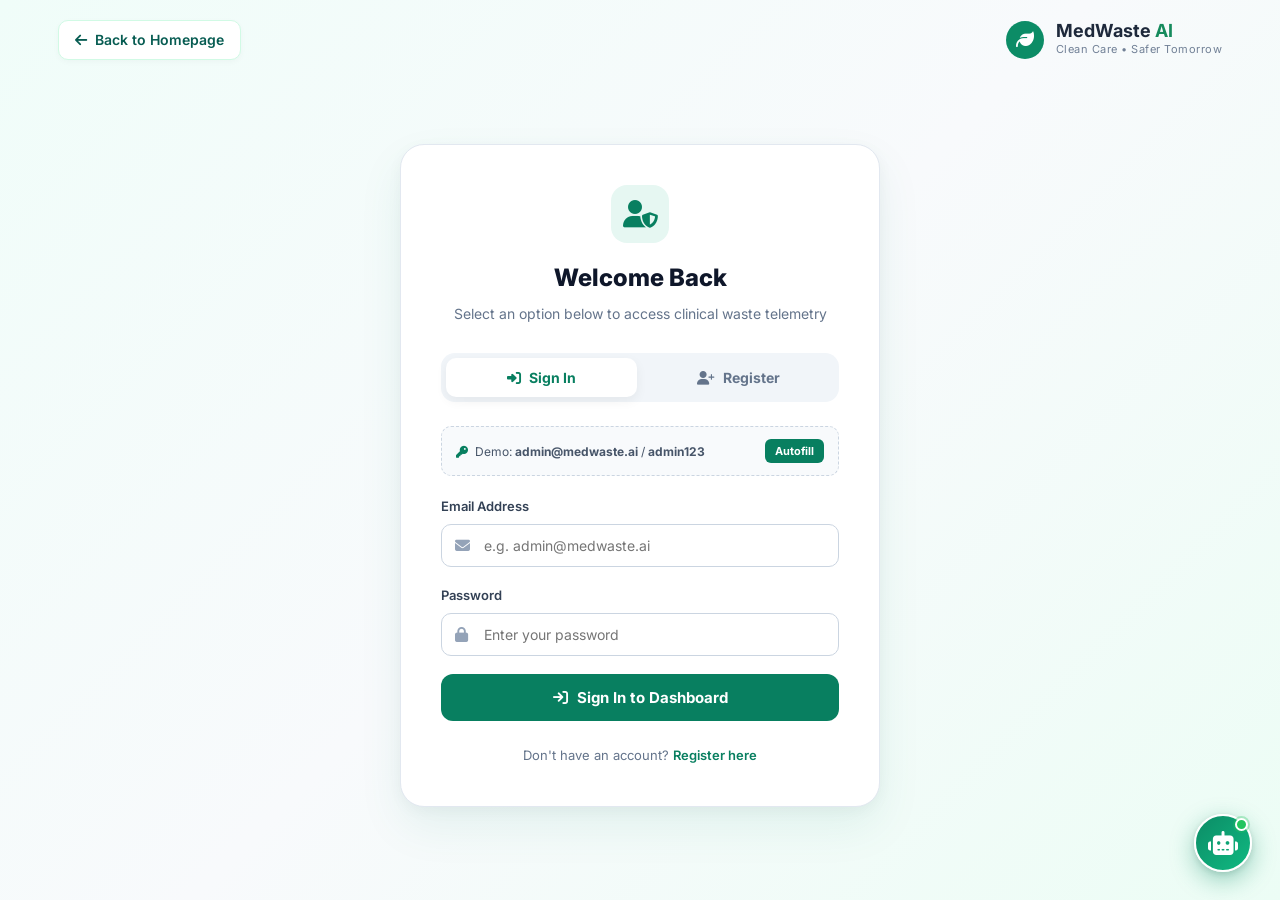
<file: frontend/profile.html>
<!DOCTYPE html>
<html lang="en">

<head>
    <meta charset="UTF-8">
    <meta name="viewport" content="width=device-width, initial-scale=1.0">

    <title>User Profile | MedWaste AI</title>

    <link rel="stylesheet" href="style.css">

    <!-- Google Font -->
    <link rel="preconnect" href="https://fonts.googleapis.com">
    <link rel="preconnect" href="https://fonts.gstatic.com" crossorigin>
    <link href="https://fonts.googleapis.com/css2?family=Inter:wght@400;500;600;700;800&display=swap" rel="stylesheet">

    <!-- Icons -->
    <link rel="stylesheet" href="https://cdnjs.cloudflare.com/ajax/libs/font-awesome/6.5.2/css/all.min.css">
</head>

<body>

    <!-- ================= NAVBAR ================= -->

    <header class="navbar">

        <div class="logo" onclick="window.location.href='index.html'" style="cursor: pointer;">
            <div class="logo-icon">
                <i class="fa-solid fa-leaf"></i>
            </div>

            <div>
                <h2>MedWaste <span>AI</span></h2>
                <p>Clean Care • Safer Tomorrow</p>
            </div>
        </div>


        <nav id="navMenu">
            <a href="index.html">Home</a>
            <a href="scanner.html">AI Scanner</a>
            <a href="dashboard.html">Dashboard</a>
            <a href="pickup.html">Pickup</a>
            <a href="precautions.html">Precautions</a>
            <a href="chatbot.html">AI Chatbot</a>
            <a href="index.html#contact">Contact</a>
        </nav>


        <div class="nav-actions">
            <div id="authNavContainer">
                <a href="login.html" class="login-btn">
                    <i class="fa-solid fa-user-lock"></i> Login / Register
                </a>
            </div>

            <a href="dashboard.html" class="primary-btn" style="text-decoration: none;">
                <i class="fa-solid fa-chart-line"></i> Go to Dashboard
            </a>
        </div>


        <button class="menu-btn" onclick="toggleMenu()">
            <i class="fa-solid fa-bars"></i>
        </button>

    </header>


    <!-- ================= PROFILE HERO HEADER ================= -->

    <section class="page-hero-header">
        <div class="page-hero-content">
            <div class="page-breadcrumb">
                <a href="index.html"><i class="fa-solid fa-house"></i> Home</a>
                <span>/</span>
                <span>User Profile</span>
            </div>

            <p class="section-label">ACCOUNT & FACILITY CREDENTIALS</p>
            <h1>Hospital Authority Profile</h1>
            <p class="page-hero-desc">
                Manage your personal administrative credentials, facility identification, and security settings.
            </p>
        </div>
    </section>


    <!-- ================= PROFILE CONTENT ================= -->

    <section class="profile-page-section">
        <div class="profile-container">

            <!-- Profile Summary Card -->
            <div class="profile-summary-card">
                <div class="profile-avatar-wrapper">
                    <div class="profile-avatar">
                        <i class="fa-solid fa-user-doctor"></i>
                    </div>
                    <span class="avatar-status-dot" title="Account Active"></span>
                </div>

                <div class="profile-identity">
                    <div class="profile-title-row">
                        <h2 id="profileHeaderName">Healthcare Professional</h2>
                        <span class="role-pill" id="profileRolePill">Facility Manager</span>
                    </div>
                    <p class="profile-email" id="profileHeaderEmail">user@healthcare.org</p>
                    <p class="profile-hospital">
                        <i class="fa-solid fa-hospital"></i> <span id="profileHeaderHospital">General Healthcare Facility</span>
                    </p>
                </div>

                <div class="profile-facility-stats">
                    <div class="prof-stat-box">
                        <span class="prof-stat-val" id="profileStatWaste">0 kg</span>
                        <span class="prof-stat-lbl">Waste Logged</span>
                    </div>
                    <div class="prof-stat-box">
                        <span class="prof-stat-val" id="profileStatBins">0</span>
                        <span class="prof-stat-lbl">Active Bins</span>
                    </div>
                </div>
            </div>

            <!-- Profile Edit Form -->
            <div class="profile-card">
                <div class="panel-header" style="margin-bottom: 25px;">
                    <i class="fa-solid fa-user-gear"></i>
                    <div>
                        <h3>Edit Profile Details</h3>
                        <p>Update your personal info, affiliated facility name, or password</p>
                    </div>
                </div>

                <form id="profileForm" onsubmit="handleProfileUpdate(event)">
                    <div class="form-row">
                        <div class="form-group">
                            <label for="profileNameInput">Full Name</label>
                            <div class="input-with-icon">
                                <i class="fa-solid fa-user"></i>
                                <input type="text" id="profileNameInput" placeholder="Full Name" required>
                            </div>
                        </div>

                        <div class="form-group">
                            <label for="profileEmailInput">Email Address</label>
                            <div class="input-with-icon">
                                <i class="fa-solid fa-envelope"></i>
                                <input type="email" id="profileEmailInput" placeholder="Email Address" required>
                            </div>
                        </div>
                    </div>

                    <div class="form-group">
                        <label for="profileHospitalInput">Affiliated Healthcare Facility / Hospital</label>
                        <div class="input-with-icon">
                            <i class="fa-solid fa-hospital"></i>
                            <input type="text" id="profileHospitalInput" placeholder="Facility Name" required>
                        </div>
                        <small style="color: #64748b; font-size: 12px;">All your telemetry and smart bins are scoped to this facility.</small>
                    </div>

                    <div class="form-group" style="margin-top: 10px;">
                        <label for="profilePasswordInput">Change Password (leave blank to keep current)</label>
                        <div class="input-with-icon">
                            <i class="fa-solid fa-lock"></i>
                            <input type="password" id="profilePasswordInput" placeholder="Enter new password (optional)" minlength="6">
                        </div>
                    </div>

                    <div class="profile-btn-row">
                        <button type="submit" class="primary-btn" id="saveProfileBtn">
                            <i class="fa-solid fa-check"></i> Save Changes
                        </button>
                        <a href="dashboard.html" class="outline-btn" style="text-decoration: none;">
                            <i class="fa-solid fa-arrow-left"></i> Cancel
                        </a>
                    </div>
                </form>
            </div>

            <!-- Danger Zone / Sign Out Card -->
            <div class="profile-card danger-zone-card">
                <div class="danger-zone-content">
                    <div>
                        <h4 style="color: #0f172a; font-size: 16px; margin-bottom: 4px;">Sign Out of MedWaste AI</h4>
                        <p style="color: #64748b; font-size: 13px; margin: 0;">End your current session on this device.</p>
                    </div>
                    <button type="button" class="logout-btn-large" onclick="logout()">
                        <i class="fa-solid fa-arrow-right-from-bracket"></i> Sign Out
                    </button>
                </div>
            </div>

        </div>
    </section>


    <!-- ================= FOOTER ================= -->

    <footer class="footer">

        <div class="footer-grid">

            <div>
                <h3>MedWaste AI</h3>

                <p>
                    Smart Medical Waste Management Platform combining computer vision,
                    IoT smart containers, and automated logistic dispatching.
                </p>
            </div>

            <div>
                <h4>Navigation</h4>
                <p><a href="index.html" style="color: inherit; text-decoration:none;">Home</a></p>
                <p><a href="scanner.html" style="color: inherit; text-decoration:none;">AI Scanner</a></p>
                <p><a href="dashboard.html" style="color: inherit; text-decoration:none;">Dashboard</a></p>
                <p><a href="pickup.html" style="color: inherit; text-decoration:none;">Pickup Logistics</a></p>
                <p><a href="precautions.html" style="color: inherit; text-decoration:none;">Safety Precautions</a></p>
                <p><a href="profile.html" style="color: inherit; text-decoration:none;">User Profile</a></p>
            </div>

            <div>
                <h4>Support</h4>
                <p>National Pollution Control Board Guidelines</p>
                <p>Bio-Medical Waste Management Rules, 2016</p>
                <p>ISO 14001 Compliant Architecture</p>
            </div>

            <div>
                <h4>Emergency Logistics</h4>
                <p><i class="fa-solid fa-phone"></i> +91 1800 233 4567</p>
                <p><i class="fa-solid fa-envelope"></i> response@medwaste.ai</p>
                <p><i class="fa-solid fa-location-dot"></i> New Delhi, India</p>
            </div>

        </div>

        <p class="copyright">
            © 2026 MedWaste AI. All rights reserved. Transforming Healthcare Waste Management.
        </p>

    </footer>

    <!-- Floating AI Chatbot Icon Widget -->
    <a href="chatbot.html" class="floating-chatbot-fab" id="floatingChatbotBtn" aria-label="Ask AI Chatbot" title="Ask AI Chatbot">
        <span class="chatbot-tooltip-popup">
            <i class="fa-solid fa-sparkles"></i> Ask me questions
        </span>
        <div class="chatbot-fab-icon">
            <i class="fa-solid fa-robot"></i>
            <span class="fab-online-dot"></span>
        </div>
    </a>

    <!-- Toast Notifications Container -->
    <div id="toastContainer" class="toast-container"></div>

    <script src="script.js"></script>

</body>

</html>
</file>
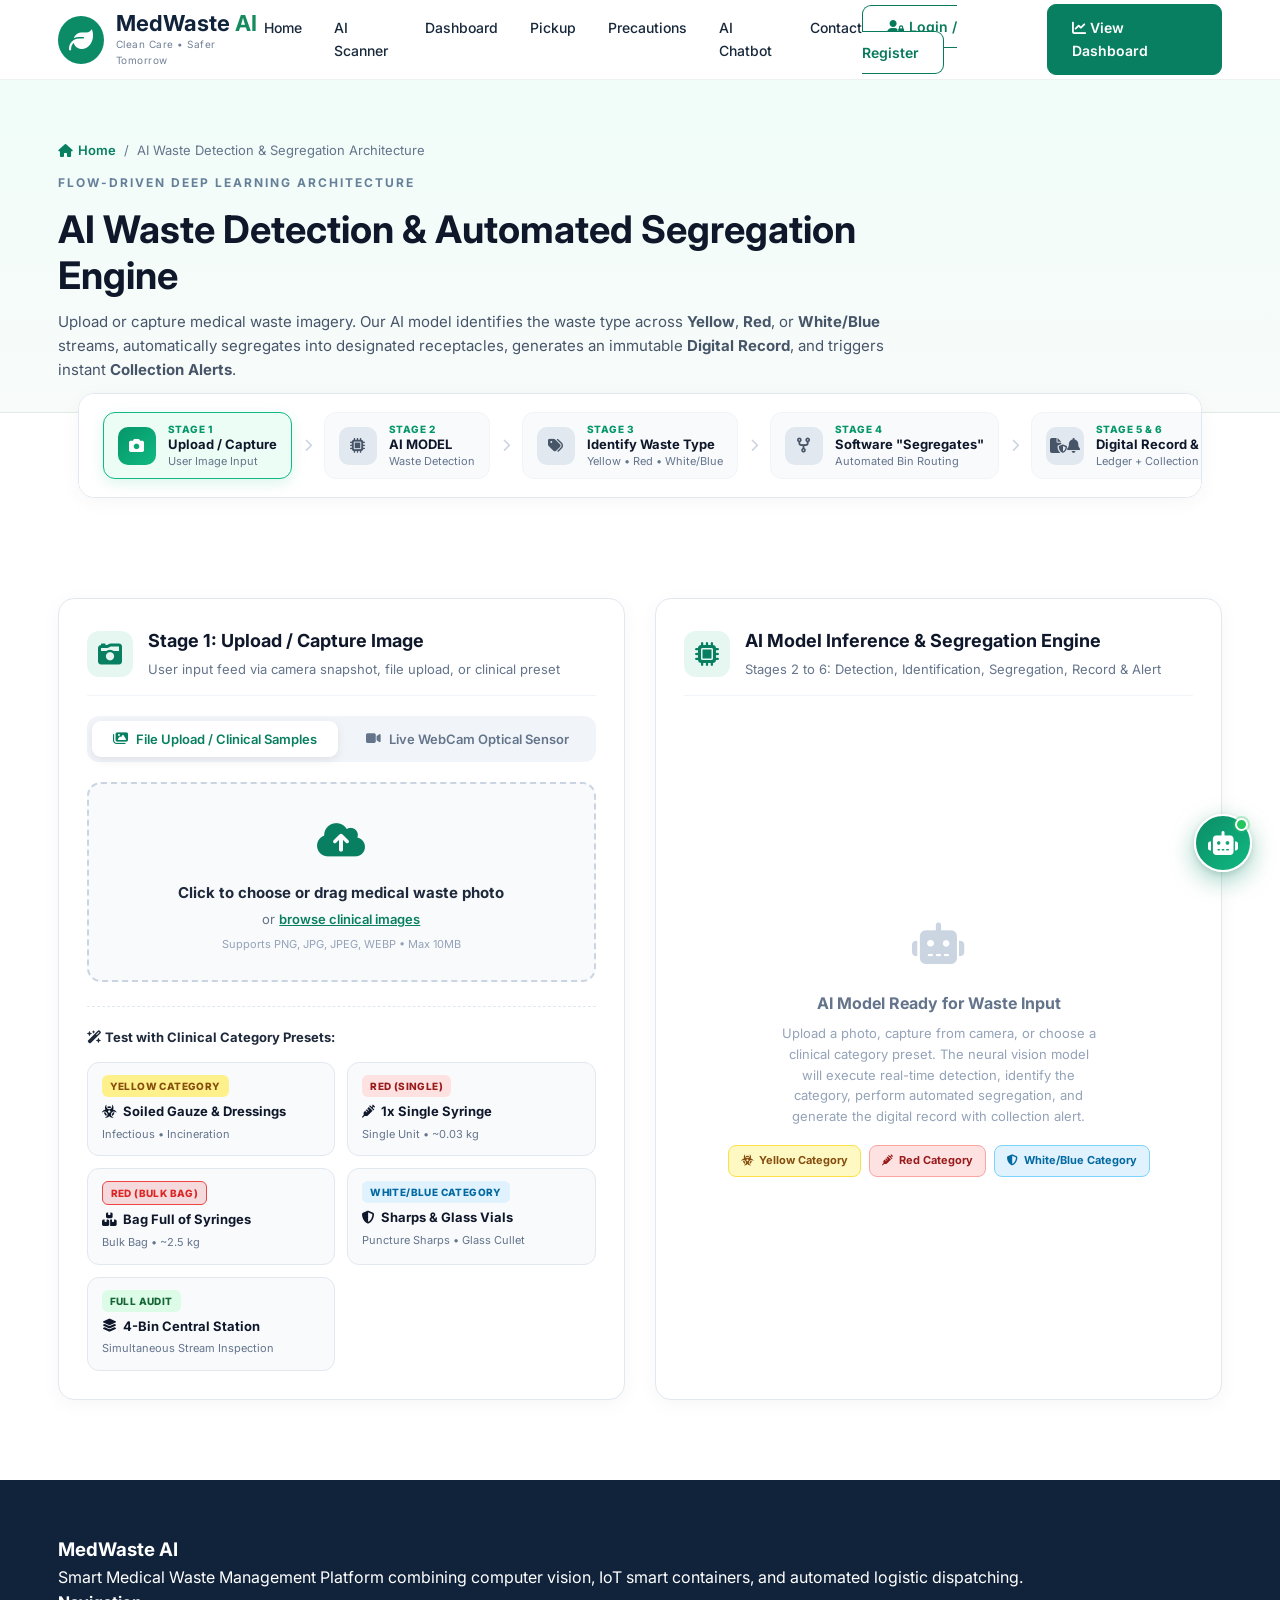
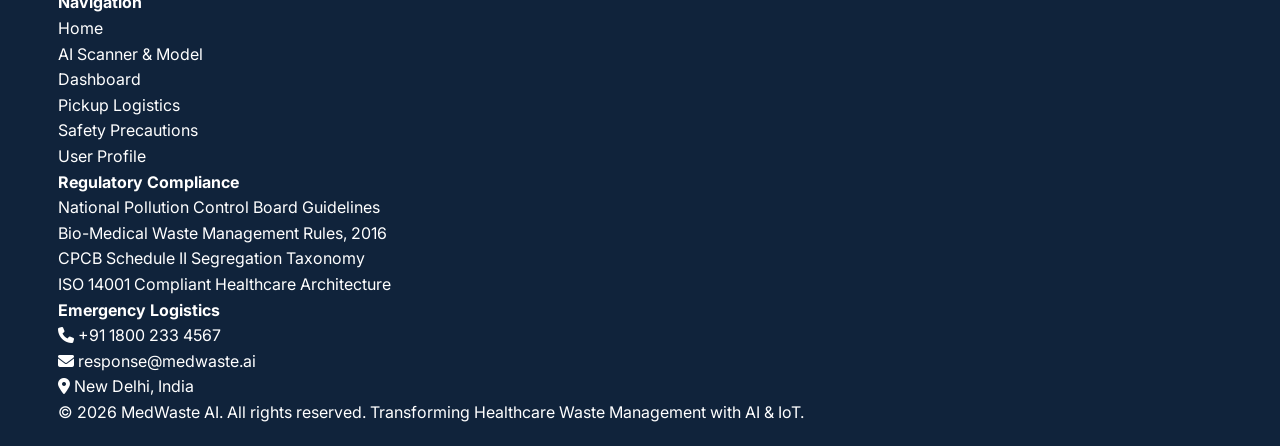
<file: frontend/scanner.html>
<!DOCTYPE html>
<html lang="en">

<head>
    <meta charset="UTF-8">
    <meta name="viewport" content="width=device-width, initial-scale=1.0">

    <title>AI Waste Detection & Segregation Model | MedWaste AI</title>

    <link rel="stylesheet" href="style.css">

    <!-- Google Font -->
    <link rel="preconnect" href="https://fonts.googleapis.com">
    <link rel="preconnect" href="https://fonts.gstatic.com" crossorigin>
    <link href="https://fonts.googleapis.com/css2?family=Inter:wght@400;500;600;700;800&display=swap" rel="stylesheet">

    <!-- Icons -->
    <link rel="stylesheet" href="https://cdnjs.cloudflare.com/ajax/libs/font-awesome/6.5.2/css/all.min.css">
</head>

<body>

    <!-- ================= NAVBAR ================= -->

    <header class="navbar">

        <div class="logo" onclick="window.location.href='index.html'" style="cursor: pointer;">
            <div class="logo-icon">
                <i class="fa-solid fa-leaf"></i>
            </div>

            <div>
                <h2>MedWaste <span>AI</span></h2>
                <p>Clean Care • Safer Tomorrow</p>
            </div>
        </div>


        <nav id="navMenu">
            <a href="index.html">Home</a>
            <a href="scanner.html" class="active">AI Scanner</a>
            <a href="dashboard.html">Dashboard</a>
            <a href="pickup.html">Pickup</a>
            <a href="precautions.html">Precautions</a>
            <a href="chatbot.html">AI Chatbot</a>
            <a href="index.html#contact">Contact</a>
        </nav>


        <div class="nav-actions">
            <div id="authNavContainer">
                <a href="login.html" class="login-btn">
                    <i class="fa-solid fa-user-lock"></i> Login / Register
                </a>
            </div>

            <a href="dashboard.html" class="primary-btn" style="text-decoration: none;">
                <i class="fa-solid fa-chart-line"></i> View Dashboard
            </a>
        </div>


        <button class="menu-btn" onclick="toggleMenu()">
            <i class="fa-solid fa-bars"></i>
        </button>

    </header>


    <!-- ================= PAGE HERO HEADER ================= -->

    <section class="page-hero-header">
        <div class="page-hero-content">
            <div class="page-breadcrumb">
                <a href="index.html"><i class="fa-solid fa-house"></i> Home</a>
                <span>/</span>
                <span>AI Waste Detection & Segregation Architecture</span>
            </div>

            <p class="section-label">FLOW-DRIVEN DEEP LEARNING ARCHITECTURE</p>
            <h1>AI Waste Detection & Automated Segregation Engine</h1>
            <p class="page-hero-desc">
                Upload or capture medical waste imagery. Our AI model identifies the waste type across
                <strong>Yellow</strong>, <strong>Red</strong>, or <strong>White/Blue</strong> streams,
                automatically segregates into designated receptacles, generates an immutable
                <strong>Digital Record</strong>, and triggers instant <strong>Collection Alerts</strong>.
            </p>
        </div>
    </section>


    <!-- ================= ARCHITECTURE PIPELINE TRACKER ================= -->

    <section class="architecture-tracker-container">
        <div class="architecture-flow-tracker" id="architectureFlowTracker">

            <div class="flow-stage-node active" id="stageNode1">
                <div class="node-icon-circle">
                    <i class="fa-solid fa-camera"></i>
                </div>
                <div class="node-meta">
                    <span class="node-step-tag">STAGE 1</span>
                    <strong class="node-title">Upload / Capture</strong>
                    <span class="node-sub">User Image Input</span>
                </div>
            </div>

            <div class="flow-connector" id="connector1">
                <i class="fa-solid fa-chevron-right"></i>
            </div>

            <div class="flow-stage-node" id="stageNode2">
                <div class="node-icon-circle">
                    <i class="fa-solid fa-microchip"></i>
                </div>
                <div class="node-meta">
                    <span class="node-step-tag">STAGE 2</span>
                    <strong class="node-title">AI MODEL</strong>
                    <span class="node-sub">Waste Detection</span>
                </div>
            </div>

            <div class="flow-connector" id="connector2">
                <i class="fa-solid fa-chevron-right"></i>
            </div>

            <div class="flow-stage-node" id="stageNode3">
                <div class="node-icon-circle">
                    <i class="fa-solid fa-tags"></i>
                </div>
                <div class="node-meta">
                    <span class="node-step-tag">STAGE 3</span>
                    <strong class="node-title">Identify Waste Type</strong>
                    <span class="node-sub" id="stageNode3Sub">Yellow • Red • White/Blue</span>
                </div>
            </div>

            <div class="flow-connector" id="connector3">
                <i class="fa-solid fa-chevron-right"></i>
            </div>

            <div class="flow-stage-node" id="stageNode4">
                <div class="node-icon-circle">
                    <i class="fa-solid fa-code-fork"></i>
                </div>
                <div class="node-meta">
                    <span class="node-step-tag">STAGE 4</span>
                    <strong class="node-title">Software "Segregates"</strong>
                    <span class="node-sub" id="stageNode4Sub">Automated Bin Routing</span>
                </div>
            </div>

            <div class="flow-connector" id="connector4">
                <i class="fa-solid fa-chevron-right"></i>
            </div>

            <div class="flow-stage-node dual-node" id="stageNode5">
                <div class="node-icon-circle">
                    <i class="fa-solid fa-file-shield"></i>
                    <i class="fa-solid fa-bell"></i>
                </div>
                <div class="node-meta">
                    <span class="node-step-tag">STAGE 5 & 6</span>
                    <strong class="node-title">Digital Record & Alert</strong>
                    <span class="node-sub">Ledger + Collection Dispatch</span>
                </div>
            </div>

        </div>
    </section>


    <!-- ================= AI SCANNER CORE ================= -->

    <section class="scanner-page-section">

        <div class="classifier-grid">

            <!-- INPUT PANEL (STAGE 1: Upload / Capture) -->
            <div class="classifier-card input-panel">

                <div class="panel-header">
                    <i class="fa-solid fa-camera-retro"></i>
                    <div>
                        <h3>Stage 1: Upload / Capture Image</h3>
                        <p>User input feed via camera snapshot, file upload, or clinical preset</p>
                    </div>
                </div>

                <!-- Mode Selector: Upload vs Camera -->
                <div class="scanner-mode-tabs">
                    <button type="button" class="scanner-mode-btn active" id="modeUploadBtn"
                        onclick="switchScannerMode('upload')">
                        <i class="fa-solid fa-images"></i> File Upload / Clinical Samples
                    </button>
                    <button type="button" class="scanner-mode-btn" id="modeCameraBtn"
                        onclick="switchScannerMode('camera')">
                        <i class="fa-solid fa-video"></i> Live WebCam Optical Sensor
                    </button>
                </div>

                <!-- MODE 1: Upload & Samples -->
                <div id="uploadModeContainer">
                    <div class="upload-dropzone" id="uploadDropzone" onclick="handleDropzoneClick(event)">
                        <input type="file" id="wasteImageInput" accept="image/*" class="sr-only-file-input"
                            onchange="handleImageFileSelect(event)">

                        <div class="dropzone-content" id="dropzoneContent">
                            <div class="dropzone-icon">
                                <i class="fa-solid fa-cloud-arrow-up"></i>
                            </div>
                            <h4>Click to choose or drag medical waste photo</h4>
                            <p>or <span class="browse-link">browse clinical images</span></p>
                            <small>Supports PNG, JPG, JPEG, WEBP • Max 10MB</small>
                        </div>

                        <div class="dropzone-preview" id="dropzonePreview" style="display:none">
                            <div class="image-scan-wrapper">
                                <img id="imagePreviewImg" alt="Waste preview">
                                <div class="scanner-laser" id="scannerLaser"></div>
                                <div class="scanning-overlay-badge" id="scanningBadge" style="display:none;">
                                    <i class="fa-solid fa-microchip fa-spin"></i> AI Model Detecting Waste...
                                </div>
                            </div>
                            <button type="button" class="preview-remove-btn" onclick="resetClassifier(event)">
                                <i class="fa-solid fa-xmark"></i> Scan Another Item
                            </button>
                        </div>
                    </div>

                    <!-- CLINICAL SAMPLES GROUPED BY ARCHITECTURE STREAMS -->
                    <div class="architecture-sample-picker">
                        <span class="sample-picker-title">
                            <i class="fa-solid fa-wand-magic-sparkles"></i> Test with Clinical Category Presets:
                        </span>

                        <div class="category-preset-group">
                            <!-- Yellow Category Preset -->
                            <div class="preset-stream-card yellow-stream-card"
                                onclick="selectSampleWaste('Yellow', 'soiled_cotton_gauze.jpg', 'Soiled Cotton Gauze & Blood Dressing')">
                                <div class="preset-badge yellow-badge">Yellow Category</div>
                                <div class="preset-name">
                                    <i class="fa-solid fa-biohazard"></i> Soiled Gauze & Dressings
                                </div>
                                <small>Infectious • Incineration</small>
                            </div>

                            <!-- Red Category Preset: Single Syringe -->
                            <div class="preset-stream-card red-stream-card"
                                onclick="selectSampleWaste('Red', 'single_used_syringe.jpg', '1x Single Disposable Syringe')">
                                <div class="preset-badge red-badge">Red (Single)</div>
                                <div class="preset-name">
                                    <i class="fa-solid fa-syringe"></i> 1x Single Syringe
                                </div>
                                <small>Single Unit • ~0.03 kg</small>
                            </div>

                            <!-- Red Category Preset: Bag of Syringes -->
                            <div class="preset-stream-card red-stream-card"
                                onclick="selectSampleWaste('Red', 'bag_of_syringes_bulk.jpg', 'Biohazard Bag Full of Syringes (~80 Units)')">
                                <div class="preset-badge red-badge" style="background: rgba(220, 38, 38, 0.15); border: 1px solid #ef4444; color: #dc2626;">Red (Bulk Bag)</div>
                                <div class="preset-name">
                                    <i class="fa-solid fa-boxes-stacked"></i> Bag Full of Syringes
                                </div>
                                <small>Bulk Bag • ~2.5 kg</small>
                            </div>

                            <!-- White/Blue Category Preset -->
                            <div class="preset-stream-card blue-stream-card"
                                onclick="selectSampleWaste('White/Blue', 'surgical_needle_scalpel.jpg', 'Surgical Needle, Scalpel Blade & Glass Vial')">
                                <div class="preset-badge blue-badge">White/Blue Category</div>
                                <div class="preset-name">
                                    <i class="fa-solid fa-shield-halved"></i> Sharps & Glass Vials
                                </div>
                                <small>Puncture Sharps • Glass Cullet</small>
                            </div>

                            <!-- Central Multi-Stream Station -->
                            <div class="preset-stream-card multi-stream-card" onclick="selectSampleStation()">
                                <div class="preset-badge multi-badge">Full Audit</div>
                                <div class="preset-name">
                                    <i class="fa-solid fa-layer-group"></i> 4-Bin Central Station
                                </div>
                                <small>Simultaneous Stream Inspection</small>
                            </div>
                        </div>
                    </div>
                </div>

                <!-- MODE 2: Live Camera Sensor -->
                <div id="cameraModeContainer" style="display: none;">
                    <div class="camera-scanner-view">
                        <div class="camera-viewport" id="cameraViewport">
                            <video id="scannerVideo" autoplay playsinline muted></video>
                            <canvas id="scannerCanvas" style="display:none;"></canvas>

                            <div class="scanner-hud">
                                <div class="hud-corner top-left"></div>
                                <div class="hud-corner top-right"></div>
                                <div class="hud-corner bottom-left"></div>
                                <div class="hud-corner bottom-right"></div>
                                <div class="hud-laser" id="cameraLaser" style="display:none;"></div>
                                <div class="hud-status-badge" id="cameraHudStatus">Camera Off</div>
                            </div>
                        </div>

                        <div class="camera-controls">
                            <button type="button" class="primary-btn" id="toggleCamBtn" onclick="toggleCamera()">
                                <i class="fa-solid fa-video"></i> Start Camera Feed
                            </button>
                            <button type="button" class="primary-btn capture-btn" id="captureCamBtn"
                                style="display:none;" onclick="captureAndScan()">
                                <i class="fa-solid fa-camera"></i> Capture & Classify
                            </button>
                        </div>
                    </div>
                </div>

            </div>


            <!-- OUTPUT PANEL (STAGES 2, 3, 4, 5, 6) -->
            <div class="classifier-card output-panel" id="classifierOutputPanel">

                <div class="panel-header">
                    <i class="fa-solid fa-microchip"></i>
                    <div>
                        <h3>AI Model Inference & Segregation Engine</h3>
                        <p>Stages 2 to 6: Detection, Identification, Segregation, Record & Alert</p>
                    </div>
                </div>

                <!-- IDLE PLACEHOLDER WITH ARCHITECTURE SITEMAP -->
                <div class="result-placeholder" id="classifierPlaceholder">
                    <div class="placeholder-icon">
                        <i class="fa-solid fa-robot"></i>
                    </div>
                    <h4>AI Model Ready for Waste Input</h4>
                    <p>
                        Upload a photo, capture from camera, or choose a clinical category preset.
                        The neural vision model will execute real-time detection, identify the category,
                        perform automated segregation, and generate the digital record with collection alert.
                    </p>

                    <div class="placeholder-architecture-mini">
                        <div class="mini-branch yellow-mini"><i class="fa-solid fa-biohazard"></i> Yellow Category</div>
                        <div class="mini-branch red-mini"><i class="fa-solid fa-syringe"></i> Red Category</div>
                        <div class="mini-branch blue-mini"><i class="fa-solid fa-shield-halved"></i> White/Blue Category
                        </div>
                    </div>
                </div>


                <!-- ACTIVE OUTPUT CONTAINER -->
                <div class="result-content" id="classifierResult" style="display: none;">

                    <!-- STAGE 2: AI MODEL DETECTION TELEMETRY -->
                    <div class="pipeline-section-box stage-2-box">
                        <div class="box-header">
                            <span class="stage-tag"><i class="fa-solid fa-microchip"></i> STAGE 2: AI MODEL (Waste
                                Detection)</span>
                            <span class="confidence-badge" id="aiConfidenceBadge">98% Match</span>
                        </div>
                        <div class="model-telemetry-row">
                            <div class="model-info">
                                <strong id="aiModelName">MedWaste Optical Net v3.2</strong>
                                <small id="aiLatency">Inference Latency: 42ms • MobileNet Vision Backbone</small>
                            </div>
                            <div class="features-pill-list" id="aiVisualFeatures">
                                <span class="feature-pill">Polymer structure</span>
                                <span class="feature-pill">Biohazard fluid profile</span>
                            </div>
                        </div>
                    </div>


                    <!-- STAGE 3: IDENTIFY WASTE TYPE (3-WAY CATEGORY CARDS) -->
                    <div class="pipeline-section-box stage-3-box">
                        <div class="box-header">
                            <span class="stage-tag"><i class="fa-solid fa-tags"></i> STAGE 3: Identify Waste Type</span>
                            <span class="category-confirmed-badge" id="categoryConfirmedBadge">Category
                                Identified</span>
                        </div>

                        <!-- 3 Streams Side-by-Side: Yellow, Red, White/Blue -->
                        <div class="three-categories-grid" id="threeCategoriesGrid">

                            <!-- Yellow Category Card -->
                            <div class="category-stream-card" id="catCardYellow" onclick="manualSelectWasteType('Yellow')" role="button" tabindex="0" title="Click to select or verify Yellow Category">
                                <div class="stream-card-header">
                                    <span class="stream-dot dot-yellow"></span>
                                    <h4>Yellow Category</h4>
                                    <i class="fa-solid fa-biohazard stream-icon"></i>
                                    <span class="stream-selection-pill"><i class="fa-solid fa-circle-check"></i> SELECTED</span>
                                </div>
                                <div class="stream-label">Infectious & Anatomical</div>
                                <div class="stream-items-summary">Gauze, Cotton, Bandages, Tissues</div>
                                <div class="stream-active-marker"><i class="fa-solid fa-circle-check"></i> IDENTIFIED: YELLOW STREAM</div>
                            </div>

                            <!-- Red Category Card -->
                            <div class="category-stream-card" id="catCardRed" onclick="manualSelectWasteType('Red')" role="button" tabindex="0" title="Click to select or verify Red Category">
                                <div class="stream-card-header">
                                    <span class="stream-dot dot-red"></span>
                                    <h4>Red Category</h4>
                                    <i class="fa-solid fa-syringe stream-icon"></i>
                                    <span class="stream-selection-pill"><i class="fa-solid fa-circle-check"></i> SELECTED</span>
                                </div>
                                <div class="stream-label">Contaminated Plastics</div>
                                <div class="stream-items-summary">Syringes, IV Tubing, Catheters</div>
                                <div class="stream-active-marker"><i class="fa-solid fa-circle-check"></i> IDENTIFIED: RED STREAM</div>
                            </div>

                            <!-- White/Blue Category Card -->
                            <div class="category-stream-card" id="catCardWhiteBlue" onclick="manualSelectWasteType('White/Blue')" role="button" tabindex="0" title="Click to select or verify White/Blue Category">
                                <div class="stream-card-header">
                                    <span class="stream-dot dot-white-blue"></span>
                                    <h4>White/Blue Category</h4>
                                    <i class="fa-solid fa-shield-halved stream-icon"></i>
                                    <span class="stream-selection-pill"><i class="fa-solid fa-circle-check"></i> SELECTED</span>
                                </div>
                                <div class="stream-label">Sharps & Glassware</div>
                                <div class="stream-items-summary">Needles, Blades, Glass Vials</div>
                                <div class="stream-active-marker"><i class="fa-solid fa-circle-check"></i> IDENTIFIED: SHARPS/GLASS STREAM</div>
                            </div>

                        </div>

                        <!-- Manual Verification & Override Tip -->
                        <div class="stream-interactive-hint">
                            <i class="fa-solid fa-circle-info"></i>
                            <span>AI automatic selection active. You can also click any category card above to verify or switch streams.</span>
                        </div>

                        <!-- Sub-stream specification notice if applicable -->
                        <div class="sub-stream-notice" id="subStreamNotice" style="display:none;">
                            <i class="fa-solid fa-circle-info"></i>
                            <span id="subStreamText">Sub-stream: White Sharps (Puncture-Proof Container Required)</span>
                        </div>
                    </div>


                    <!-- STAGE 4: SOFTWARE "SEGREGATES" -->
                    <div class="pipeline-section-box stage-4-box">
                        <div class="box-header">
                            <span class="stage-tag"><i class="fa-solid fa-code-fork"></i> STAGE 4: Software
                                "Segregates"</span>
                            <span class="segregation-status-badge"><i class="fa-solid fa-check-double"></i> Automated
                                Routing</span>
                        </div>

                        <div class="segregation-details-grid">
                            <div class="seg-item">
                                <span class="seg-label">Assigned Smart Container</span>
                                <strong class="seg-val" id="segTargetBin">Yellow Non-Chlorinated Biohazard Bin</strong>
                            </div>
                            <div class="seg-item">
                                <span class="seg-label">Statutory Treatment Method</span>
                                <strong class="seg-val" id="segTreatment">Double-Chamber Incineration (1050°C)</strong>
                            </div>
                            <div class="seg-item">
                                <span class="seg-label">Disposal Weight Impact</span>
                                <strong class="seg-val highlight-weight" id="segWeight">1.8 kg (+3.6% Bin Fill)</strong>
                            </div>
                            <div class="seg-item">
                                <span class="seg-label">Compliance Rule</span>
                                <strong class="seg-val" id="segRule">CPCB Bio-Medical Waste Rules 2016</strong>
                            </div>
                        </div>

                        <!-- Mini Live Fill Meter -->
                        <div class="segregation-meter-wrapper">
                            <div class="meter-meta">
                                <span>Bin Fill Progression:</span>
                                <span id="segMeterText">78% ➔ 81.6% (Capacity Limit: 80%)</span>
                            </div>
                            <div class="meter-bar-track">
                                <div class="meter-bar-fill" id="segMeterFill" style="width: 81.6%;"></div>
                                <div class="meter-threshold-line" title="80% Collection Alert Threshold"></div>
                            </div>
                        </div>
                    </div>


                    <!-- STAGES 5 & 6: DUAL BRANCH OUTPUTS (Digital Record & Collection Alert) -->
                    <div class="dual-output-section">
                        <div class="dual-output-header">
                            <i class="fa-solid fa-diagram-project"></i>
                            <h4>Stages 5 & 6: Dual Automated Outcomes</h4>
                        </div>

                        <div class="dual-cards-container">

                            <!-- DIGITAL RECORD CARD (Stage 5) -->
                            <div class="outcome-card digital-record-card">
                                <div class="outcome-card-header">
                                    <div class="card-title-group">
                                        <i class="fa-solid fa-file-invoice digital-icon"></i>
                                        <div>
                                            <h5>Digital Record</h5>
                                            <span class="card-subtitle">CPCB Barcoded Biohazard Manifest</span>
                                        </div>
                                    </div>
                                    <span class="status-chip success-chip" id="recordStatusChip">
                                        <i class="fa-solid fa-shield-check"></i> Verified
                                    </span>
                                </div>

                                <div class="manifest-receipt">
                                    <div class="manifest-barcode-box">
                                        <div class="barcode-stripes"></div>
                                        <span class="barcode-num" id="recordBarcode">CPCB-BMW-705711</span>
                                    </div>
                                    <div class="manifest-data-rows">
                                        <div class="data-row">
                                            <span>Manifest ID:</span>
                                            <strong id="recordManifestId">MW-MNF-4201</strong>
                                        </div>
                                        <div class="data-row">
                                            <span>Stream Category:</span>
                                            <strong id="recordCategory">Yellow Category</strong>
                                        </div>
                                        <div class="data-row">
                                            <span>Deposit Weight:</span>
                                            <strong id="recordWeight">1.8 kg</strong>
                                        </div>
                                        <div class="data-row">
                                            <span>Visual Item Scale:</span>
                                            <strong id="recordItemScale" style="color: #0c8c66; font-size: 13px;">1x Single Item (1 Unit)</strong>
                                        </div>
                                        <div class="data-row">
                                            <span>Logged Timestamp:</span>
                                            <strong id="recordTimestamp">2026-09-08 16:20</strong>
                                        </div>
                                    </div>
                                </div>

                                <div class="outcome-actions">
                                    <button type="button" class="primary-btn record-action-btn" id="commitRecordBtn"
                                        onclick="commitDigitalRecordAndAlert()">
                                        <i class="fa-solid fa-database"></i> Commit to Digital Ledger
                                    </button>
                                </div>
                            </div>

                            <!-- COLLECTION ALERT CARD (Stage 6) -->
                            <div class="outcome-card collection-alert-card">
                                <div class="outcome-card-header">
                                    <div class="card-title-group">
                                        <i class="fa-solid fa-triangle-exclamation alert-icon"></i>
                                        <div>
                                            <h5>Collection Alert</h5>
                                            <span class="card-subtitle">Live Capacity & Logistics Dispatch</span>
                                        </div>
                                    </div>
                                    <span class="status-chip alert-chip" id="alertStatusChip">
                                        Alert Triggered
                                    </span>
                                </div>

                                <div class="alert-body">
                                    <div class="capacity-gauge-box">
                                        <div class="gauge-number" id="alertCapacityPct">81.6%</div>
                                        <div class="gauge-label">
                                            <strong id="alertLevelText">Collection Threshold Exceeded</strong>
                                            <small id="alertThresholdNote">Threshold: 80% • CPCB 48h Evacuation
                                                Limit</small>
                                        </div>
                                    </div>

                                    <div class="alert-logistics-box">
                                        <div class="logistics-status">
                                            <i class="fa-solid fa-truck-fast"></i>
                                            <span id="alertDispatchStatus">CBWTF Automated Dispatch Recommended</span>
                                        </div>
                                    </div>
                                </div>

                                <div class="outcome-actions">
                                    <button type="button" class="urgent-dispatch-btn" id="dispatchFleetBtn"
                                        onclick="dispatchCollectionFleet()">
                                        <i class="fa-solid fa-truck-ramp-box"></i> Dispatch Collection Fleet
                                    </button>
                                    <a href="pickup.html" class="outline-btn" id="viewPickupLogisticsLink"
                                        style="text-decoration: none; display: none; margin-top: 8px; justify-content: center; width: 100%; font-size: 13px; font-weight: 600; padding: 10px; border-color: #2563eb; color: #2563eb;">
                                        <i class="fa-solid fa-arrow-up-right-from-square" style="margin-right: 6px;"></i> View Dispatched Requests on Pickup Page
                                    </a>
                                </div>
                            </div>

                        </div>
                    </div>


                    <!-- RESET / NEW SCAN ACTION -->
                    <div class="scanner-footer-actions">
                        <button type="button" class="outline-btn" onclick="resetClassifier()">
                            <i class="fa-solid fa-rotate-left"></i> Test Another Waste Item
                        </button>
                        <a href="dashboard.html" class="primary-btn" style="text-decoration: none;">
                            <i class="fa-solid fa-chart-line"></i> View Waste & Alerts in Dashboard
                        </a>
                    </div>

                </div>

            </div>

        </div>

    </section>


    <!-- ================= FOOTER ================= -->

    <footer class="footer">

        <div class="footer-grid">

            <div>
                <h3>MedWaste AI</h3>

                <p>
                    Smart Medical Waste Management Platform combining computer vision,
                    IoT smart containers, and automated logistic dispatching.
                </p>
            </div>

            <div>
                <h4>Navigation</h4>
                <p><a href="index.html" style="color: inherit; text-decoration:none;">Home</a></p>
                <p><a href="scanner.html" style="color: inherit; text-decoration:none;">AI Scanner & Model</a></p>
                <p><a href="dashboard.html" style="color: inherit; text-decoration:none;">Dashboard</a></p>
                <p><a href="pickup.html" style="color: inherit; text-decoration:none;">Pickup Logistics</a></p>
                <p><a href="precautions.html" style="color: inherit; text-decoration:none;">Safety Precautions</a></p>
                <p><a href="profile.html" style="color: inherit; text-decoration:none;">User Profile</a></p>
            </div>

            <div>
                <h4>Regulatory Compliance</h4>
                <p>National Pollution Control Board Guidelines</p>
                <p>Bio-Medical Waste Management Rules, 2016</p>
                <p>CPCB Schedule II Segregation Taxonomy</p>
                <p>ISO 14001 Compliant Healthcare Architecture</p>
            </div>

            <div>
                <h4>Emergency Logistics</h4>
                <p><i class="fa-solid fa-phone"></i> +91 1800 233 4567</p>
                <p><i class="fa-solid fa-envelope"></i> response@medwaste.ai</p>
                <p><i class="fa-solid fa-location-dot"></i> New Delhi, India</p>
            </div>

        </div>

        <p class="copyright">
            © 2026 MedWaste AI. All rights reserved. Transforming Healthcare Waste Management with AI & IoT.
        </p>

    </footer>

    <!-- Floating AI Chatbot Icon Widget -->
    <a href="chatbot.html" class="floating-chatbot-fab" id="floatingChatbotBtn" aria-label="Ask AI Chatbot" title="Ask AI Chatbot">
        <span class="chatbot-tooltip-popup">
            <i class="fa-solid fa-sparkles"></i> Ask me questions
        </span>
        <div class="chatbot-fab-icon">
            <i class="fa-solid fa-robot"></i>
            <span class="fab-online-dot"></span>
        </div>
    </a>

    <!-- Toast Notifications Container -->
    <div id="toastContainer" class="toast-container"></div>

    <script src="script.js"></script>

</body>

</html>
</file>
<file: frontend/style.css>
/* =========================
   GLOBAL
========================= */

* {
    margin: 0;
    padding: 0;
    box-sizing: border-box;
}

html {
    scroll-behavior: smooth;
}

body {
    font-family: "Inter", sans-serif;
    color: #10233b;
    background: #ffffff;
    line-height: 1.6;
}

button {
    font-family: inherit;
    cursor: pointer;
}

a {
    text-decoration: none;
    color: inherit;
}


/* =========================
   NAVBAR
========================= */

.navbar {
    height: 80px;
    padding: 0 4.5%;
    display: flex;
    align-items: center;
    justify-content: space-between;

    background: rgba(255, 255, 255, 0.97);
    border-bottom: 1px solid #edf1ef;

    position: sticky;
    top: 0;
    z-index: 1000;
}

.logo {
    display: flex;
    align-items: center;
    gap: 12px;
}

.logo-icon {
    width: 48px;
    height: 48px;

    display: flex;
    align-items: center;
    justify-content: center;

    border-radius: 50%;

    background: #0c8c66;
    color: white;

    font-size: 24px;
}

.logo h2 {
    font-size: 22px;
    line-height: 1.1;
}

.logo h2 span {
    color: #168b5d;
}

.logo p {
    font-size: 10px;
    color: #718096;
    letter-spacing: 0.5px;
}

nav {
    display: flex;
    gap: 32px;
}

nav a {
    color: #18283b;
    font-size: 14px;
    font-weight: 500;

    position: relative;
}

nav a:hover,
nav a.active {
    color: #087a5c;
}

nav a.active::after {
    content: "";

    position: absolute;
    left: 0;
    bottom: -9px;

    width: 100%;
    height: 2px;

    background: #087a5c;
}

.nav-actions {
    display: flex;
    align-items: center;
    gap: 13px;
}

.search-btn {
    border: none;
    background: transparent;
    font-size: 18px;
    color: #10233b;
}

.login-btn,
.primary-btn,
.outline-btn {
    border-radius: 9px;
    padding: 12px 24px;
    font-size: 14px;
    font-weight: 600;
    transition: 0.25s;
}

.login-btn {
    background: white;
    color: #087a5c;
    border: 1px solid #087a5c;
}

.primary-btn {
    background: #087f60;
    color: white;
    border: 1px solid #087f60;
}

.primary-btn:hover {
    background: #05684f;
    transform: translateY(-2px);
}

.login-btn:hover {
    background: #f0faf6;
}

.menu-btn {
    display: none;
    background: transparent;
    border: none;
    font-size: 24px;
}


/* =========================
   HERO
========================= */

.hero {
    min-height: 500px;

    display: flex;
    align-items: center;

    padding: 65px 4.5%;

    background:
        linear-gradient(90deg,
            #f5fbfd 0%,
            #ffffff 55%,
            #eaf5f1 100%);

    overflow: hidden;
}

.hero-content {
    width: 50%;
    max-width: 650px;
    z-index: 2;
}

.eyebrow,
.section-label {
    color: #66809a;
    font-size: 12px;
    letter-spacing: 2px;
    font-weight: 700;
    margin-bottom: 15px;
}

.hero h1 {
    font-size: clamp(42px, 5vw, 65px);
    line-height: 1.02;
    letter-spacing: -2.5px;
    margin-bottom: 25px;
}

.hero h1 span {
    color: #08805f;
}

.hero-description {
    max-width: 570px;
    color: #52657b;
    font-size: 17px;
    margin-bottom: 30px;
}

.hero-buttons {
    display: flex;
    align-items: center;
    gap: 15px;
}

.hero-btn {
    padding: 15px 25px;
}

.hero-btn i {
    margin-left: 10px;
}

.video-btn {
    background: white;
    border: 1px solid #168b6a;
    color: #087a5c;

    padding: 14px 23px;
    border-radius: 9px;

    display: flex;
    align-items: center;
    gap: 10px;

    font-weight: 600;
}

.play-icon {
    width: 27px;
    height: 27px;

    display: flex;
    align-items: center;
    justify-content: center;

    border: 1px solid #168b6a;
    border-radius: 50%;

    font-size: 10px;
}


/* =========================
   ROBOT
========================= */

.hero-image {
    width: 50%;
    height: 430px;

    display: flex;
    justify-content: center;
    align-items: center;

    position: relative;
}

.robot {
    width: 500px;
    height: 350px;

    position: relative;
}

.robot-body {
    position: absolute;

    width: 350px;
    height: 220px;

    right: 15px;
    top: 35px;

    background: linear-gradient(145deg,
            #f7f9f8,
            #dfe7e4);

    border-radius: 25px 40px 30px 20px;

    box-shadow:
        0 25px 40px rgba(15, 60, 50, 0.15);

    border: 2px solid #d2ddda;
}

.robot-screen {
    position: absolute;

    width: 100px;
    height: 145px;

    right: 38px;
    top: 68px;

    background: #10233b;
    color: white;

    border-radius: 10px;

    z-index: 3;

    text-align: center;
    padding: 13px 5px;
}

.robot-screen i {
    color: #39b87e;
    font-size: 22px;
}

.robot-screen h4 {
    color: #39b87e;
    margin-top: 5px;
}

.robot-screen p {
    font-size: 8px;
    line-height: 1.5;
}

.robot-camera {
    position: absolute;

    top: -25px;
    left: 50px;

    width: 55px;
    height: 38px;

    border-radius: 8px;

    background: #142334;
    color: white;

    display: flex;
    justify-content: center;
    align-items: center;
}

.robot-arm {
    position: absolute;

    width: 145px;
    height: 18px;

    background: #bdc8c5;

    left: 40px;
    top: 30px;

    transform: rotate(-25deg);

    border-radius: 20px;
}

.robot-logo {
    position: absolute;
    bottom: 20px;
    left: 35px;

    display: flex;
    align-items: center;
    gap: 8px;

    color: #0a7357;
}

.robot-logo i {
    font-size: 28px;
}

.waste-bins {
    position: absolute;

    bottom: 0;
    left: 0;

    display: flex;
    gap: 6px;

    z-index: 5;
}

.waste-bin {
    width: 92px;
    height: 125px;

    border-radius: 8px 8px 12px 12px;

    display: flex;
    flex-direction: column;
    align-items: center;
    justify-content: center;

    color: #101820;

    box-shadow: 0 12px 20px rgba(0, 0, 0, 0.12);
}

.waste-bin i {
    font-size: 28px;
    margin-bottom: 7px;
}

.waste-bin strong {
    font-size: 8px;
}

.waste-bin small {
    font-size: 7px;
}

.yellow {
    background: #ffd51b;
}

.red {
    background: #ed443d;
}

.blue {
    background: #2589d8;
    color: white;
}

.white {
    background: #f4f6f5;
}


/* =========================
   FEATURES
========================= */

.features {
    padding: 28px 4.5%;

    display: grid;
    grid-template-columns: repeat(5, 1fr);

    gap: 25px;

    border-bottom: 1px solid #edf2ef;
}

.feature {
    display: flex;
    align-items: center;
    gap: 14px;
}

.feature-icon {
    width: 50px;
    height: 50px;

    flex-shrink: 0;

    border-radius: 50%;

    display: flex;
    align-items: center;
    justify-content: center;

    color: white;
    font-size: 20px;
}

.green {
    background: #22a361;
}

.blue {
    background: #2988dc;
}

.purple {
    background: #7957c8;
}

.orange {
    background: #ed8b32;
}

.feature h3 {
    font-size: 14px;
    line-height: 1.3;
    margin-bottom: 5px;
}

.feature p {
    color: #69798b;
    font-size: 12px;
    line-height: 1.4;
}


/* =========================
   STATS
========================= */

.stats {
    margin: 35px 4.5%;

    padding: 25px 35px;

    border-radius: 15px;

    background: #f1faf6;

    display: grid;
    grid-template-columns: repeat(4, 1fr);
}

.stat {
    display: flex;
    align-items: center;
    gap: 18px;

    justify-content: center;

    border-right: 1px solid #d8e9e1;
}

.stat:last-child {
    border-right: none;
}

.stat>i {
    font-size: 30px;
    color: #43ad63;
}

.stat h2 {
    color: #075c52;
    font-size: 25px;
}

.stat p {
    color: #526578;
    font-size: 13px;
}


/* =========================
   ABOUT
========================= */

.about {
    padding: 80px 4.5%;
    background: white;
}

.section-heading {
    max-width: 700px;
    margin-bottom: 40px;
}

.section-heading h2 {
    font-size: 42px;
    line-height: 1.1;
    margin-bottom: 15px;
}

.section-heading>p:last-child {
    color: #64748b;
}

.about-cards {
    display: grid;
    grid-template-columns: repeat(3, 1fr);
    gap: 25px;
}

.about-card {
    padding: 30px;

    border: 1px solid #e5eeea;
    border-radius: 15px;

    transition: 0.3s;
}

.about-card:hover {
    transform: translateY(-5px);
    box-shadow: 0 15px 35px rgba(0, 0, 0, 0.07);
}

.card-icon {
    width: 52px;
    height: 52px;

    border-radius: 12px;

    display: flex;
    justify-content: center;
    align-items: center;

    color: white;
    background: #0c8c66;

    font-size: 21px;

    margin-bottom: 20px;
}

.about-card h3 {
    margin-bottom: 10px;
}

.about-card p {
    color: #68788a;
    font-size: 14px;
}


/* =========================
   PROCESS
========================= */

.process {
    padding: 80px 4.5%;
    background: #f8fbfa;
}

.process-header {
    display: flex;
    justify-content: space-between;
    align-items: flex-end;

    margin-bottom: 40px;
}

.process-header h2 {
    font-size: 42px;
}

.outline-btn {
    background: white;
    border: 1px solid #087a5c;
    color: #087a5c;
}

.process-container {
    display: flex;
    align-items: stretch;
    justify-content: center;
}

.process-step {
    background: white;

    border: 1px solid #e2ebe7;

    border-radius: 15px;

    padding: 25px;

    flex: 1;

    position: relative;
}

.process-number {
    position: absolute;
    right: 20px;
    top: 15px;

    font-size: 12px;
    font-weight: 700;
    color: #9aada5;
}

.process-icon {
    width: 50px;
    height: 50px;

    border-radius: 50%;

    background: #eaf7f1;
    color: #07805d;

    display: flex;
    align-items: center;
    justify-content: center;

    margin-bottom: 18px;
}

.process-step h3 {
    margin-bottom: 7px;
}

.process-step p {
    color: #6a7b8c;
    font-size: 12px;
}

.process-arrow {
    display: flex;
    align-items: center;

    padding: 0 10px;

    color: #5e9584;
}


/* =========================
   DASHBOARD
========================= */

.dashboard-section {
    padding: 85px 4.5%;
}

.dashboard {
    max-width: 1100px;
    margin: auto;

    border-radius: 18px;

    border: 1px solid #dce8e3;

    padding: 28px;

    box-shadow: 0 20px 50px rgba(0, 0, 0, 0.06);
}

.dashboard-header {
    display: flex;
    justify-content: space-between;
    align-items: center;

    margin-bottom: 25px;
}

.dashboard-header h3 {
    font-size: 20px;
}

.dashboard-header p {
    color: #758598;
    font-size: 12px;
}

.live-status {
    color: #198754;
    font-size: 12px;
    font-weight: 600;

    display: flex;
    align-items: center;
    gap: 8px;
}

.live-status span {
    width: 8px;
    height: 8px;

    background: #23aa68;
    border-radius: 50%;
}

.dashboard-cards {
    display: grid;
    grid-template-columns: repeat(4, 1fr);
    gap: 15px;

    margin-bottom: 30px;
}

.dashboard-card {
    padding: 20px;

    background: #f6faf8;

    border-radius: 12px;

    display: flex;
    gap: 15px;
    align-items: center;
}

.dashboard-card>i {
    font-size: 25px;
    color: #08805f;
}

.dashboard-card span {
    display: block;
    font-size: 11px;
    color: #718096;
}

.dashboard-card strong {
    font-size: 22px;
}

.bin-status h3 {
    margin-bottom: 20px;
}

.bin-row {
    display: grid;
    grid-template-columns: 200px 1fr 45px;
    align-items: center;

    gap: 15px;

    margin: 16px 0;
}

.bin-name {
    font-size: 13px;
}

.dot {
    display: inline-block;

    width: 10px;
    height: 10px;

    border-radius: 50%;

    margin-right: 7px;
}

.yellow-dot {
    background: #f4cc00;
}

.red-dot {
    background: #e7473f;
}

.blue-dot {
    background: #2688d7;
}

.white-dot {
    background: #a9b1b0;
}

.progress {
    height: 9px;

    background: #e8efec;

    border-radius: 20px;

    overflow: hidden;
}

.progress span {
    display: block;

    height: 100%;

    background: #0b9068;

    border-radius: 20px;
}


/* =========================
   CONTACT
========================= */

.contact {
    margin-top: 30px;

    padding: 90px 4.5%;

    background:
        linear-gradient(135deg,
            #eaf8f2,
            #f5fbfa);

    text-align: center;
}

.contact-content {
    max-width: 700px;
    margin: auto;
}

.contact h2 {
    font-size: 42px;
    line-height: 1.1;

    margin-bottom: 18px;
}

.contact p:not(.section-label) {
    color: #657789;
    margin-bottom: 28px;
}


/* =========================
   FOOTER
========================= */

footer {
    background: #10233b;
    color: white;

    padding: 55px 4.5% 20px;
}

.footer-main {
    display: grid;

    grid-template-columns: 2fr 1fr 1fr 1.5fr;

    gap: 50px;

    padding-bottom: 40px;

    border-bottom: 1px solid rgba(255, 255, 255, 0.12);
}

.footer-brand>p {
    margin-top: 20px;

    max-width: 350px;

    color: #a9b8c7;

    font-size: 13px;
}

.footer-column {
    display: flex;
    flex-direction: column;
    gap: 10px;
}

.footer-column h3 {
    font-size: 15px;
    margin-bottom: 8px;
}

.footer-column a {
    color: #a9b8c7;
    font-size: 13px;
}

.footer-column a:hover {
    color: white;
}

.footer-bottom {
    padding-top: 20px;

    display: flex;
    justify-content: space-between;
    align-items: center;

    color: #93a4b5;

    font-size: 12px;
}

.socials {
    display: flex;
    gap: 15px;

    font-size: 18px;
}


/* =========================
   MODAL
========================= */

.modal {
    position: fixed;

    inset: 0;

    background: rgba(10, 25, 40, 0.65);

    display: none;

    align-items: center;
    justify-content: center;

    z-index: 2000;
}

.modal.show {
    display: flex;
}

.modal-content {
    width: 400px;

    background: white;

    border-radius: 18px;

    padding: 35px;

    position: relative;

    box-shadow: 0 30px 70px rgba(0, 0, 0, 0.2);
}

.close-btn {
    position: absolute;

    right: 18px;
    top: 13px;

    border: none;
    background: transparent;

    font-size: 27px;
    color: #607080;
}

.modal-icon {
    width: 55px;
    height: 55px;

    display: flex;
    align-items: center;
    justify-content: center;

    background: #eaf8f2;
    color: #087f60;

    border-radius: 50%;

    font-size: 24px;

    margin-bottom: 15px;
}

.modal-content h2 {
    margin-bottom: 5px;
}

.modal-content>p {
    color: #718096;
    font-size: 13px;
    margin-bottom: 25px;
}

.modal-content label {
    display: block;

    font-size: 13px;
    font-weight: 600;

    margin: 15px 0 6px;
}

.modal-content input {
    width: 100%;

    padding: 13px;

    border: 1px solid #d8e2df;

    border-radius: 8px;

    outline: none;
}

.modal-content input:focus {
    border-color: #087f60;
}

.login-submit {
    width: 100%;
    margin-top: 20px;
}


/* =========================
   RESPONSIVE
========================= */

@media(max-width:1100px) {

    nav {
        gap: 18px;
    }

    .features {
        grid-template-columns: repeat(3, 1fr);
    }

    .hero-image {
        transform: scale(0.85);
    }

}


@media(max-width:850px) {

    .nav-actions {
        display: none;
    }

    nav {
        position: absolute;

        top: 80px;
        left: 0;
        right: 0;

        background: white;

        display: none;
        flex-direction: column;

        padding: 25px;

        border-bottom: 1px solid #ddd;
    }

    nav.open {
        display: flex;
    }

    .menu-btn {
        display: block;
    }

    .hero {
        flex-direction: column;
        text-align: center;
    }

    .hero-content {
        width: 100%;
    }

    .hero-description {
        margin-left: auto;
        margin-right: auto;
    }

    .hero-buttons {
        justify-content: center;
    }

    .hero-image {
        width: 100%;
        margin-top: 30px;
    }

    .features {
        grid-template-columns: repeat(2, 1fr);
    }

    .stats {
        grid-template-columns: repeat(2, 1fr);
        gap: 25px;
    }

    .stat {
        border-right: none;
    }

    .about-cards {
        grid-template-columns: 1fr;
    }

    .process-container {
        flex-direction: column;
        gap: 15px;
    }

    .process-arrow {
        justify-content: center;
        transform: rotate(90deg);
    }

    .dashboard-cards {
        grid-template-columns: repeat(2, 1fr);
    }

    .footer-main {
        grid-template-columns: 1fr 1fr;
    }

}


@media(max-width:550px) {

    .navbar {
        padding: 0 20px;
    }

    .logo h2 {
        font-size: 18px;
    }

    .hero {
        padding: 50px 20px;
    }

    .hero h1 {
        font-size: 40px;
    }

    .hero-buttons {
        flex-direction: column;
    }

    .hero-image {
        transform: scale(0.65);
        margin-left: -70px;
        width: 600px;
    }

    .features {
        grid-template-columns: 1fr;
        padding: 30px 20px;
    }

    .stats {
        margin: 25px 20px;
        grid-template-columns: 1fr;
    }

    .stat {
        justify-content: flex-start;
    }

    .about,
    .process,
    .dashboard-section {
        padding-left: 20px;
        padding-right: 20px;
    }

    .section-heading h2,
    .process-header h2,
    .contact h2 {
        font-size: 32px;
    }

    .process-header {
        align-items: flex-start;
        flex-direction: column;
        gap: 20px;
    }

    .dashboard-cards {
        grid-template-columns: 1fr;
    }

    .bin-row {
        grid-template-columns: 1fr;
        gap: 6px;
    }

    .footer-main {
        grid-template-columns: 1fr;
    }

    .footer-bottom {
        flex-direction: column;
        gap: 15px;
    }

}


/* =========================================================
   CONNECTED BACKEND & INTERACTIVE FEATURES STYLES
========================================================= */

/* --- Connection Status Indicator --- */
.dashboard-header-right {
    display: flex;
    align-items: center;
    gap: 15px;
    flex-wrap: wrap;
}

.status-pulse-dot {
    width: 10px;
    height: 10px;
    border-radius: 50%;
    display: inline-block;
    background: #10b981;
    box-shadow: 0 0 0 rgba(16, 185, 129, 0.4);
    animation: pulseGlow 2s infinite;
}

.status-pulse-dot.offline {
    background: #ef4444;
    box-shadow: 0 0 0 rgba(239, 68, 68, 0.4);
    animation: none;
}

.status-pulse-dot.connecting {
    background: #f59e0b;
    box-shadow: 0 0 0 rgba(245, 158, 11, 0.4);
}

@keyframes pulseGlow {
    0% {
        box-shadow: 0 0 0 0 rgba(16, 185, 129, 0.7);
    }
    70% {
        box-shadow: 0 0 0 8px rgba(16, 185, 129, 0);
    }
    100% {
        box-shadow: 0 0 0 0 rgba(16, 185, 129, 0);
    }
}

.dash-quick-actions {
    display: flex;
    gap: 10px;
}

.dash-btn {
    display: inline-flex;
    align-items: center;
    gap: 7px;
    padding: 8px 14px;
    border-radius: 8px;
    font-size: 13px;
    font-weight: 600;
    cursor: pointer;
    background: #087f60;
    color: white;
    border: none;
    transition: all 0.2s ease;
}

.dash-btn:hover {
    background: #075c52;
    transform: translateY(-1px);
}

.dash-btn-sim {
    background: #0ea5e9;
}

.dash-btn-sim:hover {
    background: #0284c7;
}

/* --- AI Classifier Section --- */
.classifier-section {
    padding: 70px 4.5%;
    background: #f8fbfa;
    border-top: 1px solid #e6f0eb;
    border-bottom: 1px solid #e6f0eb;
}

.classifier-grid {
    display: grid;
    grid-template-columns: 1fr 1fr;
    gap: 30px;
    margin-top: 30px;
}

.classifier-card {
    background: white;
    border-radius: 16px;
    padding: 28px;
    box-shadow: 0 4px 20px rgba(0, 0, 0, 0.04);
    border: 1px solid #e2e8f0;
    display: flex;
    flex-direction: column;
}

.panel-header {
    display: flex;
    align-items: center;
    gap: 15px;
    margin-bottom: 20px;
    padding-bottom: 15px;
    border-bottom: 1px solid #f1f5f9;
}

.panel-header i {
    font-size: 24px;
    color: #087f60;
    background: #e6f7f2;
    width: 46px;
    height: 46px;
    border-radius: 12px;
    display: flex;
    align-items: center;
    justify-content: center;
}

.panel-header h3 {
    font-size: 18px;
    color: #0f172a;
    margin-bottom: 3px;
}

.panel-header p {
    font-size: 13px;
    color: #64748b;
}

/* Scanner Mode Switcher */
.scanner-mode-tabs {
    display: flex;
    background: #f1f5f9;
    padding: 5px;
    border-radius: 12px;
    gap: 6px;
    margin-bottom: 20px;
}

.scanner-mode-btn {
    flex: 1;
    display: inline-flex;
    align-items: center;
    justify-content: center;
    gap: 8px;
    padding: 10px 16px;
    border: none;
    border-radius: 9px;
    background: transparent;
    color: #64748b;
    font-family: inherit;
    font-size: 13px;
    font-weight: 600;
    cursor: pointer;
    transition: all 0.25s cubic-bezier(0.4, 0, 0.2, 1);
}

.scanner-mode-btn:hover {
    color: #0f172a;
    background: rgba(255, 255, 255, 0.6);
}

.scanner-mode-btn.active {
    background: #ffffff;
    color: #087f60;
    box-shadow: 0 3px 10px rgba(0, 0, 0, 0.08);
}

/* Upload Dropzone */
.upload-dropzone {
    border: 2px dashed #cbd5e1;
    border-radius: 14px;
    padding: 24px 20px;
    text-align: center;
    background: #f8fafc;
    cursor: pointer;
    transition: all 0.25s ease;
    position: relative;
    min-height: 200px;
    display: flex;
    align-items: center;
    justify-content: center;
}

.upload-dropzone:hover, .upload-dropzone.dragover {
    border-color: #087f60;
    background: #f0fdf9;
}

.dropzone-icon {
    font-size: 38px;
    color: #087f60;
    margin-bottom: 10px;
}

.dropzone-content h4 {
    font-size: 15px;
    color: #1e293b;
    margin-bottom: 4px;
}

.dropzone-content p {
    font-size: 13px;
    color: #64748b;
}

.dropzone-content span {
    color: #087f60;
    font-weight: 600;
    text-decoration: underline;
}

.dropzone-content small {
    display: block;
    margin-top: 6px;
    font-size: 11px;
    color: #94a3b8;
}

.dropzone-preview {
    width: 100%;
    display: flex;
    flex-direction: column;
    align-items: center;
    gap: 14px;
}

.image-scan-wrapper {
    position: relative;
    max-width: 100%;
    border-radius: 12px;
    overflow: hidden;
    box-shadow: 0 6px 20px rgba(0, 0, 0, 0.12);
    background: #0f172a;
    display: inline-flex;
    justify-content: center;
    align-items: center;
}

.image-scan-wrapper img {
    max-height: 220px;
    max-width: 100%;
    object-fit: contain;
    display: block;
}

.scanner-laser {
    display: none;
    position: absolute;
    left: 0;
    right: 0;
    height: 3px;
    background: linear-gradient(90deg, transparent, #10b981, #34d399, #10b981, transparent);
    box-shadow: 0 0 15px #10b981, 0 0 30px #34d399;
    z-index: 5;
    animation: laserScanMove 1.8s infinite ease-in-out alternate;
}

@keyframes laserScanMove {
    0% {
        top: 4%;
        opacity: 0.8;
    }
    50% {
        opacity: 1;
    }
    100% {
        top: 96%;
        opacity: 0.8;
    }
}

.scanning-overlay-badge {
    position: absolute;
    bottom: 12px;
    background: rgba(15, 23, 42, 0.88);
    backdrop-filter: blur(8px);
    color: #34d399;
    font-size: 12px;
    font-weight: 700;
    letter-spacing: 0.5px;
    padding: 6px 14px;
    border-radius: 20px;
    border: 1px solid rgba(52, 211, 153, 0.4);
    box-shadow: 0 4px 15px rgba(0, 0, 0, 0.3);
    display: inline-flex;
    align-items: center;
    gap: 8px;
    z-index: 6;
}

.preview-remove-btn {
    background: #fee2e2;
    color: #dc2626;
    border: none;
    padding: 8px 16px;
    border-radius: 8px;
    font-size: 12px;
    font-weight: 600;
    cursor: pointer;
    display: inline-flex;
    align-items: center;
    gap: 6px;
    transition: all 0.2s ease;
}

.preview-remove-btn:hover {
    background: #fecaca;
}

/* --- Live Camera Scanner Viewport & HUD --- */
.camera-scanner-view {
    display: flex;
    flex-direction: column;
    gap: 16px;
}

.camera-viewport {
    position: relative;
    width: 100%;
    height: 270px;
    background: #090d16;
    border-radius: 14px;
    overflow: hidden;
    border: 1px solid #1e293b;
    box-shadow: inset 0 0 35px rgba(0, 0, 0, 0.7);
    display: flex;
    align-items: center;
    justify-content: center;
}

.camera-viewport video {
    width: 100%;
    height: 100%;
    object-fit: cover;
    display: block;
}

.scanner-hud {
    position: absolute;
    inset: 12px;
    pointer-events: none;
    z-index: 4;
}

.hud-corner {
    position: absolute;
    width: 26px;
    height: 26px;
    border-color: #10b981;
    border-style: solid;
    border-width: 0;
    box-shadow: 0 0 10px rgba(16, 185, 129, 0.3);
}

.hud-corner.top-left {
    top: 0;
    left: 0;
    border-top-width: 3px;
    border-left-width: 3px;
    border-top-left-radius: 6px;
}

.hud-corner.top-right {
    top: 0;
    right: 0;
    border-top-width: 3px;
    border-right-width: 3px;
    border-top-right-radius: 6px;
}

.hud-corner.bottom-left {
    bottom: 0;
    left: 0;
    border-bottom-width: 3px;
    border-left-width: 3px;
    border-bottom-left-radius: 6px;
}

.hud-corner.bottom-right {
    bottom: 0;
    right: 0;
    border-bottom-width: 3px;
    border-right-width: 3px;
    border-bottom-right-radius: 6px;
}

.hud-laser {
    position: absolute;
    left: 0;
    right: 0;
    height: 2px;
    background: linear-gradient(90deg, transparent, #10b981, #6ee7b7, #10b981, transparent);
    box-shadow: 0 0 14px #10b981, 0 0 28px #34d399;
    animation: laserScanMove 2.2s infinite ease-in-out alternate;
}

.hud-status-badge {
    position: absolute;
    top: 10px;
    left: 50%;
    transform: translateX(-50%);
    background: rgba(15, 23, 42, 0.85);
    color: #94a3b8;
    font-size: 11px;
    font-weight: 700;
    letter-spacing: 0.8px;
    text-transform: uppercase;
    padding: 5px 14px;
    border-radius: 20px;
    border: 1px solid rgba(255, 255, 255, 0.12);
    display: inline-flex;
    align-items: center;
    gap: 7px;
    backdrop-filter: blur(8px);
    white-space: nowrap;
}

.hud-status-badge.live {
    color: #34d399;
    border-color: rgba(52, 211, 153, 0.4);
}

.hud-status-badge.live::before {
    content: "";
    width: 7px;
    height: 7px;
    background: #10b981;
    border-radius: 50%;
    box-shadow: 0 0 8px #10b981;
    animation: pulseDot 1.4s infinite;
}

.camera-controls {
    display: flex;
    gap: 12px;
    justify-content: center;
    flex-wrap: wrap;
}

.camera-controls .capture-btn {
    background: linear-gradient(135deg, #059669, #087f60);
    box-shadow: 0 4px 14px rgba(8, 127, 96, 0.35);
}

.camera-controls .capture-btn:hover {
    background: linear-gradient(135deg, #047857, #065f46);
}

/* Sample Picker */
.sample-picker {
    margin-top: 22px;
    padding-top: 18px;
    border-top: 1px solid #f1f5f9;
}

.sample-title {
    display: block;
    font-size: 13px;
    font-weight: 600;
    color: #475569;
    margin-bottom: 10px;
}

.sample-tags {
    display: flex;
    flex-wrap: wrap;
    gap: 8px;
}

.sample-tag {
    display: inline-flex;
    align-items: center;
    gap: 7px;
    padding: 8px 12px;
    border-radius: 8px;
    font-size: 12px;
    font-weight: 600;
    cursor: pointer;
    border: 1px solid transparent;
    transition: all 0.2s ease;
}

.sr-only-file-input {
    position: absolute;
    width: 1px;
    height: 1px;
    padding: 0;
    margin: -1px;
    overflow: hidden;
    clip: rect(0, 0, 0, 0);
    white-space: nowrap;
    border: 0;
    opacity: 0;
}

.browse-link {
    color: #087f60;
    font-weight: 700;
    text-decoration: underline;
    cursor: pointer;
}

.station-tag {
    background: #ecfdf5;
    color: #047857;
    border-color: #a7f3d0;
    font-weight: 700;
}
.station-tag:hover {
    background: #d1fae5;
    border-color: #6ee7b7;
}

.yellow-tag {
    background: #fef9c3;
    color: #854d0e;
    border-color: #fef08a;
}
.yellow-tag:hover {
    background: #fef08a;
}

.red-tag {
    background: #fee2e2;
    color: #b91c1c;
    border-color: #fecaca;
}
.red-tag:hover {
    background: #fecaca;
}

.blue-tag {
    background: #dbeafe;
    color: #1d4ed8;
    border-color: #bfdbfe;
}
.blue-tag:hover {
    background: #bfdbfe;
}

.white-tag {
    background: #f1f5f9;
    color: #334155;
    border-color: #cbd5e1;
}
.white-tag:hover {
    background: #e2e8f0;
}

/* Result Card */
.result-placeholder {
    display: flex;
    flex-direction: column;
    align-items: center;
    justify-content: center;
    text-align: center;
    padding: 50px 20px;
    color: #94a3b8;
    flex-grow: 1;
}

.placeholder-icon {
    font-size: 42px;
    color: #cbd5e1;
    margin-bottom: 14px;
}

.result-placeholder h4 {
    font-size: 16px;
    color: #64748b;
    margin-bottom: 6px;
}

.result-placeholder p {
    font-size: 13px;
    max-width: 320px;
}

.result-headline {
    display: flex;
    align-items: center;
    justify-content: space-between;
    padding: 16px 20px;
    background: #f8fafc;
    border-radius: 12px;
    margin-bottom: 20px;
    border: 1px solid #e2e8f0;
}

.result-badge {
    display: flex;
    align-items: center;
    gap: 10px;
    font-size: 17px;
    font-weight: 700;
}

.result-badge i {
    font-size: 22px;
}

.confidence-pill {
    background: #087f60;
    color: white;
    padding: 5px 12px;
    border-radius: 20px;
    font-size: 12px;
    font-weight: 700;
    letter-spacing: 0.5px;
}

.result-info-grid {
    display: grid;
    grid-template-columns: 1fr 1fr;
    gap: 16px;
    margin-bottom: 24px;
}

.info-block {
    background: #f8fafc;
    padding: 14px 18px;
    border-radius: 10px;
    border: 1px solid #f1f5f9;
}

.info-block.full-width {
    grid-column: 1 / -1;
}

.info-label {
    display: block;
    font-size: 11px;
    text-transform: uppercase;
    color: #64748b;
    font-weight: 600;
    letter-spacing: 0.5px;
    margin-bottom: 4px;
}

.info-value {
    font-size: 14px;
    color: #0f172a;
}

.info-description {
    font-size: 13px;
    color: #334155;
    line-height: 1.5;
    margin: 0;
}

.result-actions {
    display: flex;
    gap: 12px;
    margin-top: auto;
}

.record-btn {
    flex-grow: 1;
    display: inline-flex;
    align-items: center;
    justify-content: center;
    gap: 8px;
}

/* --- Smart Bins Dynamic Telemetry Grid --- */
.bin-status-header {
    display: flex;
    align-items: center;
    justify-content: space-between;
    margin-bottom: 20px;
}

.bin-status-header h3 {
    font-size: 20px;
    color: #0f172a;
    margin-bottom: 2px;
}

.bin-status-header p {
    font-size: 13px;
    color: #64748b;
}

.ghost-btn {
    background: #f1f5f9;
    border: 1px solid #e2e8f0;
    color: #334155;
    padding: 6px 12px;
    border-radius: 6px;
    font-size: 12px;
    font-weight: 600;
    cursor: pointer;
    transition: all 0.2s ease;
}

.ghost-btn:hover {
    background: #e2e8f0;
}

.bins-dynamic-grid {
    display: grid;
    grid-template-columns: repeat(4, 1fr);
    gap: 18px;
}

.bin-card {
    background: #ffffff;
    border-radius: 14px;
    padding: 18px;
    border: 1px solid #e2e8f0;
    box-shadow: 0 2px 10px rgba(0, 0, 0, 0.03);
    display: flex;
    flex-direction: column;
    gap: 12px;
    position: relative;
    overflow: hidden;
}

.bin-card::before {
    content: '';
    position: absolute;
    top: 0;
    left: 0;
    right: 0;
    height: 4px;
}

.bin-card.bin-yellow::before { background: #eab308; }
.bin-card.bin-red::before { background: #ef4444; }
.bin-card.bin-blue::before { background: #3b82f6; }
.bin-card.bin-white::before { background: #64748b; }

.bin-card-header {
    display: flex;
    justify-content: space-between;
    align-items: flex-start;
}

.bin-type-title {
    font-size: 14px;
    font-weight: 700;
    color: #0f172a;
    display: flex;
    align-items: center;
    gap: 7px;
}

.bin-code-pill {
    font-size: 11px;
    background: #f1f5f9;
    color: #475569;
    padding: 2px 7px;
    border-radius: 4px;
    font-weight: 600;
}

.bin-meter {
    display: flex;
    flex-direction: column;
    gap: 6px;
}

.bin-meter-info {
    display: flex;
    justify-content: space-between;
    font-size: 13px;
}

.bin-progress-bg {
    background: #e2e8f0;
    height: 10px;
    border-radius: 5px;
    overflow: hidden;
}

.bin-progress-fill {
    height: 100%;
    border-radius: 5px;
    transition: width 0.5s ease;
}

.bin-status-pill {
    font-size: 11px;
    font-weight: 700;
    padding: 3px 8px;
    border-radius: 12px;
    align-self: flex-start;
}

.status-normal { background: #dcfce7; color: #15803d; }
.status-warning { background: #fef9c3; color: #854d0e; }
.status-urgent, .status-collection-required { background: #fee2e2; color: #b91c1c; }

.bin-controls {
    display: flex;
    gap: 6px;
    margin-top: auto;
}

.bin-btn-pickup {
    flex-grow: 1;
    background: #f1f5f9;
    border: 1px solid #cbd5e1;
    color: #1e293b;
    padding: 7px 10px;
    border-radius: 6px;
    font-size: 11px;
    font-weight: 600;
    cursor: pointer;
    transition: all 0.2s ease;
    display: inline-flex;
    align-items: center;
    justify-content: center;
    gap: 5px;
}

.bin-btn-pickup:hover {
    background: #087f60;
    color: white;
    border-color: #087f60;
}

.bin-btn-add {
    background: #f8fafc;
    border: 1px solid #cbd5e1;
    color: #475569;
    padding: 7px 10px;
    border-radius: 6px;
    font-size: 11px;
    font-weight: 600;
    cursor: pointer;
}

.bin-btn-add:hover {
    background: #e2e8f0;
}

.bin-header-badges {
    display: flex;
    align-items: center;
    gap: 6px;
}

.bin-btn-delete-header {
    background: #f8fafc;
    border: 1px solid #e2e8f0;
    color: #94a3b8;
    width: 24px;
    height: 24px;
    border-radius: 6px;
    font-size: 11px;
    cursor: pointer;
    transition: all 0.2s ease;
    display: inline-flex;
    align-items: center;
    justify-content: center;
    line-height: 1;
}

.bin-btn-delete-header:hover {
    background: #fee2e2;
    border-color: #fecaca;
    color: #ef4444;
    transform: scale(1.08);
    box-shadow: 0 2px 6px rgba(239, 68, 68, 0.2);
}

.bin-btn-adjust {
    background: #f8fafc;
    border: 1px solid #cbd5e1;
    color: #475569;
    padding: 7px 9px;
    border-radius: 6px;
    font-size: 11px;
    font-weight: 600;
    cursor: pointer;
    transition: all 0.2s ease;
    display: inline-flex;
    align-items: center;
    justify-content: center;
    gap: 4px;
}

.bin-btn-adjust:hover {
    background: #e2e8f0;
    color: #0f172a;
    border-color: #94a3b8;
}

.bin-btn-delete-action {
    background: #fff1f2;
    border: 1px solid #fecdd3;
    color: #e11d48;
    padding: 7px 9px;
    border-radius: 6px;
    font-size: 11px;
    font-weight: 600;
    cursor: pointer;
    transition: all 0.2s ease;
    display: inline-flex;
    align-items: center;
    justify-content: center;
    gap: 4px;
}

.bin-btn-delete-action:hover {
    background: #e11d48;
    color: #ffffff;
    border-color: #e11d48;
    transform: translateY(-1px);
    box-shadow: 0 2px 8px rgba(225, 29, 72, 0.25);
}

/* --- Fleet & Collection Logistics --- */
.fleet-section {
    margin-top: 35px;
    background: white;
    border-radius: 16px;
    padding: 24px;
    border: 1px solid #e2e8f0;
}

.fleet-header {
    display: flex;
    justify-content: space-between;
    align-items: center;
    margin-bottom: 20px;
}

.fleet-header h3 {
    font-size: 18px;
    color: #0f172a;
    display: flex;
    align-items: center;
    gap: 9px;
}

.fleet-header p {
    font-size: 13px;
    color: #64748b;
}

.fleet-badge {
    background: #e0f2fe;
    color: #0369a1;
    padding: 4px 12px;
    border-radius: 20px;
    font-size: 12px;
    font-weight: 700;
    display: inline-flex;
    align-items: center;
    gap: 6px;
}

.fleet-grid {
    display: grid;
    grid-template-columns: 1fr 1.6fr;
    gap: 20px;
}

.fleet-vehicle-card {
    background: #f8fafc;
    border-radius: 12px;
    padding: 18px;
    border: 1px solid #e2e8f0;
    display: flex;
    flex-direction: column;
    gap: 14px;
}

.vehicle-title {
    display: flex;
    align-items: center;
    gap: 12px;
}

.vehicle-title i {
    font-size: 26px;
    color: #087f60;
}

.vehicle-title h4 {
    font-size: 16px;
    color: #0f172a;
}

.vehicle-title span {
    font-size: 12px;
    color: #64748b;
}

.vehicle-meta {
    display: flex;
    flex-direction: column;
    gap: 8px;
    font-size: 13px;
    color: #475569;
}

.vehicle-meta div {
    display: flex;
    justify-content: space-between;
}

.status-tag.available {
    background: #dcfce7;
    color: #15803d;
    padding: 2px 8px;
    border-radius: 4px;
    font-size: 11px;
    font-weight: 600;
}

.fleet-requests-card {
    background: #f8fafc;
    border-radius: 12px;
    padding: 18px;
    border: 1px solid #e2e8f0;
}

.fleet-requests-card h4 {
    font-size: 14px;
    color: #0f172a;
    margin-bottom: 12px;
}

.requests-list {
    max-height: 180px;
    overflow-y: auto;
    display: flex;
    flex-direction: column;
    gap: 8px;
}

.request-item {
    background: white;
    padding: 10px 14px;
    border-radius: 8px;
    border: 1px solid #e2e8f0;
    display: flex;
    justify-content: space-between;
    align-items: center;
    font-size: 12px;
    gap: 8px;
}

.action-icon-btn {
    border: none;
    background: transparent;
    cursor: pointer;
    padding: 4px 7px;
    border-radius: 6px;
    font-size: 11px;
    display: inline-flex;
    align-items: center;
    justify-content: center;
    transition: all 0.2s ease;
}

.delete-req-btn {
    color: #dc2626;
    background: #fee2e2;
    border: 1px solid #fecaca;
}

.delete-req-btn:hover {
    background: #dc2626;
    color: white;
    border-color: #dc2626;
}

.complete-req-btn {
    color: #16a34a;
    background: #dcfce7;
    border: 1px solid #bbf7d0;
}

.complete-req-btn:hover {
    background: #16a34a;
    color: white;
    border-color: #16a34a;
}

.empty-requests {
    color: #94a3b8;
    font-size: 13px;
    text-align: center;
    padding: 20px 0;
}

/* --- User Navbar Chip --- */
.user-nav-chip {
    display: flex;
    align-items: center;
    gap: 8px;
    background: #e6f7f2;
    padding: 6px 12px;
    border-radius: 20px;
    border: 1px solid #bfe8dc;
    font-size: 13px;
    color: #075c52;
    font-weight: 600;
}

.user-nav-chip i {
    font-size: 16px;
    color: #087f60;
}

.logout-icon-btn {
    background: none;
    border: none;
    color: #64748b;
    cursor: pointer;
    padding: 2px 4px;
    font-size: 14px;
    transition: color 0.2s;
    margin-left: 4px;
}

.logout-icon-btn:hover {
    color: #dc2626;
}

/* --- Demo Credentials in Login Modal --- */
.demo-auth-hint {
    display: flex;
    align-items: center;
    justify-content: space-between;
    background: #f8fafc;
    border: 1px dashed #cbd5e1;
    border-radius: 8px;
    padding: 10px 14px;
    margin: 15px 0;
    font-size: 12px;
}

.hint-text {
    display: flex;
    align-items: center;
    gap: 8px;
    color: #475569;
}

.hint-text i {
    color: #087f60;
}

.autofill-btn {
    background: #087f60;
    color: white;
    border: none;
    border-radius: 6px;
    padding: 4px 10px;
    font-size: 11px;
    font-weight: 600;
    cursor: pointer;
    transition: background 0.2s;
}

.autofill-btn:hover {
    background: #075c52;
}

.login-alert {
    padding: 10px 14px;
    border-radius: 8px;
    font-size: 13px;
    margin-bottom: 15px;
}

.login-alert.error {
    background: #fee2e2;
    color: #b91c1c;
    border: 1px solid #fecaca;
}

.login-alert.success {
    background: #dcfce7;
    color: #15803d;
    border: 1px solid #bbf7d0;
}

/* --- Contact Demo Request Form --- */
.contact-form {
    max-width: 600px;
    margin: 30px auto 0;
    display: flex;
    flex-direction: column;
    gap: 14px;
}

.form-row {
    display: grid;
    grid-template-columns: 1fr 1fr;
    gap: 14px;
}

.contact-form input, .contact-form textarea {
    width: 100%;
    padding: 12px 16px;
    border-radius: 10px;
    border: 1px solid #cbd5e1;
    background: white;
    font-family: inherit;
    font-size: 14px;
    outline: none;
    transition: border-color 0.2s;
}

.contact-form input:focus, .contact-form textarea:focus {
    border-color: #087f60;
}

.contact-submit-btn {
    align-self: center;
    padding: 13px 32px;
    display: inline-flex;
    align-items: center;
    gap: 9px;
    cursor: pointer;
}

/* --- Toast Notifications --- */
.toast-container {
    position: fixed;
    bottom: 25px;
    right: 25px;
    z-index: 9999;
    display: flex;
    flex-direction: column;
    gap: 10px;
    pointer-events: none;
}

.toast {
    pointer-events: auto;
    background: #0f172a;
    color: white;
    padding: 12px 20px;
    border-radius: 10px;
    font-size: 13px;
    box-shadow: 0 10px 25px rgba(0, 0, 0, 0.2);
    display: flex;
    align-items: center;
    gap: 10px;
    min-width: 260px;
    max-width: 380px;
    animation: toastSlideUp 0.3s ease forwards;
    border-left: 4px solid #087f60;
}

.toast.toast-success {
    border-left-color: #10b981;
}

.toast.toast-error {
    border-left-color: #ef4444;
}

.toast.toast-info {
    border-left-color: #3b82f6;
}

@keyframes toastSlideUp {
    from {
        opacity: 0;
        transform: translateY(20px);
    }
    to {
        opacity: 1;
        transform: translateY(0);
    }
}

/* Responsive adjustments for new features */
@media(max-width: 1024px) {
    .bins-dynamic-grid {
        grid-template-columns: repeat(2, 1fr);
    }
    .classifier-grid {
        grid-template-columns: 1fr;
    }
    .fleet-grid {
        grid-template-columns: 1fr;
    }
}

@media(max-width: 640px) {
    .bins-dynamic-grid {
        grid-template-columns: 1fr;
    }
    .form-row {
        grid-template-columns: 1fr;
    }
    .toast-container {
        left: 20px;
        right: 20px;
        bottom: 20px;
    }
}


/* =========================================================
   CUSTOM DATA & TELEMETRY CONTROLS STYLING
========================================================= */

.dash-btn-custom {
    background: #0d9488;
}

.dash-btn-custom:hover {
    background: #0f766e;
}

.dash-btn-new-bin {
    background: #7c3aed;
}

.dash-btn-new-bin:hover {
    background: #6d28d9;
}

.bin-header-actions {
    display: flex;
    gap: 8px;
    align-items: center;
    flex-wrap: wrap;
}

.bin-btn-adjust {
    background: #f8fafc;
    border: 1px solid #cbd5e1;
    color: #334155;
    padding: 7px 10px;
    border-radius: 6px;
    font-size: 11px;
    font-weight: 600;
    cursor: pointer;
    transition: all 0.2s ease;
    display: inline-flex;
    align-items: center;
    gap: 4px;
}

.bin-btn-adjust:hover {
    background: #0284c7;
    color: white;
    border-color: #0284c7;
}

/* Custom Data Modal */
.custom-data-modal-content {
    max-width: 580px;
    width: 92%;
    padding: 30px;
    border-radius: 20px;
    background: #ffffff;
    box-shadow: 0 20px 40px rgba(0, 0, 0, 0.15);
}

.modal-header-badge {
    display: flex;
    align-items: center;
    gap: 16px;
    margin-bottom: 20px;
}

.modal-icon-badge {
    width: 50px;
    height: 50px;
    border-radius: 14px;
    background: #e6f7f2;
    color: #087f60;
    display: flex;
    align-items: center;
    justify-content: center;
    font-size: 24px;
    flex-shrink: 0;
}

.modal-header-badge h2 {
    font-size: 20px;
    color: #0f172a;
    margin: 0 0 3px 0;
}

.modal-header-badge p {
    font-size: 13px;
    color: #64748b;
    margin: 0;
}

/* Modal Tabs */
.modal-tabs {
    display: flex;
    background: #f1f5f9;
    padding: 4px;
    border-radius: 12px;
    gap: 4px;
    margin-bottom: 22px;
}

.tab-btn {
    flex: 1;
    display: inline-flex;
    align-items: center;
    justify-content: center;
    gap: 7px;
    padding: 9px 12px;
    border: none;
    border-radius: 8px;
    background: transparent;
    color: #64748b;
    font-size: 12px;
    font-weight: 600;
    cursor: pointer;
    transition: all 0.2s ease;
}

.tab-btn:hover {
    color: #1e293b;
}

.tab-btn.active {
    background: white;
    color: #087f60;
    box-shadow: 0 2px 6px rgba(0, 0, 0, 0.06);
}

/* Form Elements inside Modal */
.form-group {
    display: flex;
    flex-direction: column;
    gap: 6px;
    margin-bottom: 16px;
}

.form-group label {
    font-size: 13px;
    font-weight: 600;
    color: #334155;
}

.form-group input, .form-group select {
    width: 100%;
    padding: 11px 14px;
    border-radius: 9px;
    border: 1px solid #cbd5e1;
    font-family: inherit;
    font-size: 13px;
    background: white;
    outline: none;
    transition: border-color 0.2s;
}

.form-group input:focus, .form-group select:focus {
    border-color: #087f60;
}

.level-indicator-val {
    font-size: 14px;
    font-weight: 700;
    color: #087f60;
    background: #e6f7f2;
    padding: 2px 8px;
    border-radius: 6px;
}

input[type="range"] {
    accent-color: #087f60;
    cursor: pointer;
    height: 6px;
    border-radius: 3px;
}

.preview-status-box {
    display: flex;
    align-items: center;
    justify-content: space-between;
    background: #f8fafc;
    border: 1px dashed #cbd5e1;
    border-radius: 8px;
    padding: 10px 14px;
    margin-bottom: 20px;
    font-size: 13px;
    color: #475569;
}

.modal-action-btn {
    width: 100%;
    padding: 13px;
    font-size: 14px;
    font-weight: 700;
    display: inline-flex;
    align-items: center;
    justify-content: center;
    gap: 8px;
    border-radius: 10px;
    cursor: pointer;
}


/* =========================================================
   PAGE HERO HEADERS & BREADCRUMBS (MULTI-PAGE ARCHITECTURE)
========================================================= */

.page-hero-header {
    padding: 60px 4.5% 30px;
    background: linear-gradient(180deg, #f0fdf9 0%, #f8fbfa 100%);
    border-bottom: 1px solid #e2ece7;
}

.page-hero-content {
    max-width: 840px;
}

.page-breadcrumb {
    display: flex;
    align-items: center;
    gap: 8px;
    font-size: 13px;
    color: #64748b;
    margin-bottom: 12px;
}

.page-breadcrumb a {
    color: #087f60;
    text-decoration: none;
    font-weight: 600;
    display: inline-flex;
    align-items: center;
    gap: 5px;
}

.page-breadcrumb a:hover {
    text-decoration: underline;
}

.page-hero-header h1 {
    font-size: 38px;
    color: #0f172a;
    line-height: 1.2;
    margin: 8px 0 12px 0;
}

.page-hero-desc {
    color: #475569;
    font-size: 15px;
    line-height: 1.6;
    margin: 0;
}

.scanner-page-section, .dashboard-page-section {
    padding: 40px 4.5% 80px;
}


/* =========================================================
   HOME SCREEN MODULES CTA CARDS
========================================================= */

.modules-cta-section {
    padding: 50px 4.5% 70px;
    background: #ffffff;
}

.modules-cta-grid {
    display: grid;
    grid-template-columns: repeat(2, 1fr);
    gap: 28px;
    max-width: 1100px;
    margin: 0 auto;
}

.module-cta-card {
    background: #f8fafc;
    border: 1px solid #e2e8f0;
    border-radius: 18px;
    padding: 36px 32px;
    display: flex;
    flex-direction: column;
    align-items: flex-start;
    transition: all 0.3s cubic-bezier(0.4, 0, 0.2, 1);
    position: relative;
    overflow: hidden;
}

.module-cta-card:hover {
    transform: translateY(-5px);
    box-shadow: 0 16px 35px rgba(0, 0, 0, 0.06);
    border-color: #bbf7d0;
    background: #ffffff;
}

.module-cta-icon {
    width: 60px;
    height: 60px;
    border-radius: 16px;
    display: flex;
    align-items: center;
    justify-content: center;
    font-size: 26px;
    color: white;
    margin-bottom: 22px;
}

.module-cta-icon.green {
    background: linear-gradient(135deg, #059669, #087f60);
    box-shadow: 0 8px 20px rgba(8, 127, 96, 0.25);
}

.module-cta-icon.blue {
    background: linear-gradient(135deg, #0284c7, #0369a1);
    box-shadow: 0 8px 20px rgba(2, 132, 199, 0.25);
}

.module-cta-card h3 {
    font-size: 22px;
    color: #0f172a;
    margin-bottom: 10px;
}

.module-cta-card p {
    color: #64748b;
    font-size: 14px;
    line-height: 1.6;
    margin-bottom: 24px;
    flex-grow: 1;
}

.module-link-btn {
    display: inline-flex;
    align-items: center;
    gap: 8px;
    padding: 12px 24px;
    font-size: 14px;
    font-weight: 700;
}


/* =========================================================
   USER PROFILE PAGE STYLES
========================================================= */

.profile-page-section {
    padding: 40px 4.5% 80px;
    background: #f8fbfa;
}

.profile-container {
    max-width: 860px;
    margin: 0 auto;
    display: flex;
    flex-direction: column;
    gap: 25px;
}

.profile-summary-card {
    background: white;
    border-radius: 18px;
    padding: 30px;
    border: 1px solid #e2e8f0;
    box-shadow: 0 4px 20px rgba(0, 0, 0, 0.04);
    display: flex;
    align-items: center;
    gap: 24px;
    flex-wrap: wrap;
}

.profile-avatar-wrapper {
    position: relative;
}

.profile-avatar {
    width: 80px;
    height: 80px;
    border-radius: 22px;
    background: #e6f7f2;
    color: #087f60;
    display: flex;
    align-items: center;
    justify-content: center;
    font-size: 38px;
}

.avatar-status-dot {
    position: absolute;
    bottom: 2px;
    right: 2px;
    width: 14px;
    height: 14px;
    background: #10b981;
    border: 2px solid white;
    border-radius: 50%;
}

.profile-identity {
    flex: 1;
    min-width: 240px;
}

.profile-title-row {
    display: flex;
    align-items: center;
    gap: 12px;
    margin-bottom: 4px;
    flex-wrap: wrap;
}

.profile-title-row h2 {
    font-size: 22px;
    color: #0f172a;
    margin: 0;
}

.role-pill {
    background: #e0f2fe;
    color: #0369a1;
    font-size: 12px;
    font-weight: 700;
    padding: 3px 10px;
    border-radius: 20px;
}

.profile-email {
    color: #64748b;
    font-size: 14px;
    margin-bottom: 6px;
}

.profile-hospital {
    color: #087f60;
    font-size: 13px;
    font-weight: 600;
    display: flex;
    align-items: center;
    gap: 6px;
    margin: 0;
}

.profile-facility-stats {
    display: flex;
    gap: 14px;
}

.prof-stat-box {
    background: #f8fafc;
    border: 1px solid #e2e8f0;
    border-radius: 12px;
    padding: 12px 18px;
    text-align: center;
    min-width: 100px;
}

.prof-stat-val {
    display: block;
    font-size: 20px;
    font-weight: 800;
    color: #087f60;
}

.prof-stat-lbl {
    font-size: 11px;
    color: #64748b;
    text-transform: uppercase;
    font-weight: 600;
    letter-spacing: 0.5px;
}

.profile-card {
    background: white;
    border-radius: 18px;
    padding: 32px;
    border: 1px solid #e2e8f0;
    box-shadow: 0 4px 20px rgba(0, 0, 0, 0.04);
}

.profile-btn-row {
    display: flex;
    align-items: center;
    gap: 14px;
    margin-top: 25px;
}

.danger-zone-card {
    border-color: #fee2e2;
    background: #fffafa;
}

.danger-zone-content {
    display: flex;
    align-items: center;
    justify-content: space-between;
    gap: 20px;
    flex-wrap: wrap;
}

.logout-btn-large {
    background: #fee2e2;
    color: #dc2626;
    border: 1px solid #fecaca;
    padding: 10px 22px;
    border-radius: 10px;
    font-size: 13px;
    font-weight: 700;
    cursor: pointer;
    display: inline-flex;
    align-items: center;
    gap: 8px;
    transition: all 0.2s ease;
}

.logout-btn-large:hover {
    background: #dc2626;
    color: white;
    border-color: #dc2626;
}

@media (max-width: 768px) {
    .modules-cta-grid {
        grid-template-columns: 1fr;
    }
    .profile-summary-card {
        flex-direction: column;
        align-items: flex-start;
    }
}


/* =========================================================
   AI MULTI-STREAM STATION AUDIT & DUSTBIN FULFILLMENT STYLES
========================================================= */

.classifier-grid.multi-stream-active {
    grid-template-columns: 1fr;
    max-width: 1240px;
    margin: 30px auto 0;
}

.fulfillment-section {
    margin-top: 10px;
}

.techniques-section {
    margin-top: 25px;
}

/* Station Audit Panel */
.station-audit-panel {
    background: #ffffff;
    border: 1px solid #e2e8f0;
    border-radius: 16px;
    padding: 24px;
    box-shadow: 0 4px 16px rgba(0, 0, 0, 0.04);
}

.station-audit-header {
    display: flex;
    justify-content: space-between;
    align-items: flex-start;
    gap: 16px;
    flex-wrap: wrap;
    margin-bottom: 20px;
}

.station-pre-title {
    display: inline-flex;
    align-items: center;
    gap: 6px;
    font-size: 11px;
    font-weight: 800;
    letter-spacing: 0.8px;
    text-transform: uppercase;
    color: #087f60;
    margin-bottom: 4px;
}

.station-title-block h3 {
    font-size: 20px;
    color: #0f172a;
    margin: 0;
}

.station-overall-badge {
    padding: 8px 16px;
    border-radius: 30px;
    font-size: 13px;
    font-weight: 700;
    display: inline-flex;
    align-items: center;
    gap: 8px;
}

.badge-critical {
    background: #fee2e2;
    color: #dc2626;
    border: 1px solid #fca5a5;
    box-shadow: 0 2px 8px rgba(220, 38, 38, 0.15);
}

.badge-normal {
    background: #dcfce7;
    color: #15803d;
    border: 1px solid #86efac;
}

/* Station Overall Fulfillment Meter */
.station-overall-meter {
    background: #f8fafc;
    border: 1px solid #e2e8f0;
    border-radius: 12px;
    padding: 16px 20px;
    margin-bottom: 24px;
}

.overall-meter-bar {
    width: 100%;
    height: 14px;
    background: #e2e8f0;
    border-radius: 8px;
    overflow: hidden;
    position: relative;
    box-shadow: inset 0 1px 3px rgba(0, 0, 0, 0.1);
}

.overall-meter-fill {
    height: 100%;
    border-radius: 8px;
    transition: width 1s cubic-bezier(0.4, 0, 0.2, 1);
}

.overall-meter-telemetry {
    display: flex;
    justify-content: space-between;
    align-items: center;
    font-size: 13px;
    color: #475569;
    margin-top: 10px;
    flex-wrap: wrap;
    gap: 8px;
}

.telemetry-alert-text.text-critical {
    color: #dc2626;
    font-weight: 700;
}

/* 4-Stream Bins Telemetry Grid */
.station-bins-grid {
    display: grid;
    grid-template-columns: repeat(4, 1fr);
    gap: 16px;
}

.station-bin-card {
    background: #f8fafc;
    border: 1px solid #e2e8f0;
    border-top: 5px solid #cbd5e1;
    border-radius: 12px;
    padding: 18px 16px;
    display: flex;
    flex-direction: column;
    gap: 12px;
    transition: transform 0.2s ease, box-shadow 0.2s ease;
}

.station-bin-card:hover {
    transform: translateY(-3px);
    box-shadow: 0 8px 20px rgba(0, 0, 0, 0.06);
}

.station-bin-card.border-yellow {
    border-top-color: #eab308;
}

.station-bin-card.border-red {
    border-top-color: #ef4444;
}

.station-bin-card.border-white {
    border-top-color: #64748b;
}

.station-bin-card.border-blue {
    border-top-color: #3b82f6;
}

.station-bin-header {
    display: flex;
    justify-content: space-between;
    align-items: center;
}

.station-bin-title {
    display: flex;
    align-items: center;
    gap: 8px;
}

.station-bin-title h4 {
    font-size: 15px;
    color: #0f172a;
    margin: 0;
}

.bin-color-dot {
    width: 10px;
    height: 10px;
    border-radius: 50%;
}

.dot-yellow { background: #eab308; }
.dot-red { background: #ef4444; }
.dot-white { background: #64748b; }
.dot-blue { background: #3b82f6; }

.bin-fill-badge {
    font-size: 11px;
    font-weight: 800;
    padding: 3px 8px;
    border-radius: 12px;
    white-space: nowrap;
}

.fill-badge-critical {
    background: #fee2e2;
    color: #dc2626;
    border: 1px solid #fecaca;
}

.fill-badge-warning {
    background: #fef3c7;
    color: #b45309;
    border: 1px solid #fde68a;
}

.bin-name-sub {
    font-size: 12px;
    color: #64748b;
    font-weight: 500;
    min-height: 32px;
}

/* Individual Fulfillment Bar */
.fulfillment-meter-wrapper {
    background: white;
    padding: 10px 12px;
    border-radius: 8px;
    border: 1px solid #e2e8f0;
}

.fulfillment-meter-bar {
    width: 100%;
    height: 10px;
    background: #f1f5f9;
    border-radius: 6px;
    overflow: hidden;
    position: relative;
}

.fulfillment-meter-fill {
    height: 100%;
    border-radius: 6px;
    transition: width 0.8s ease;
}

.fill-yellow { background: linear-gradient(90deg, #fde047, #eab308); }
.fill-red { background: linear-gradient(90deg, #f87171, #ef4444); }
.fill-white { background: linear-gradient(90deg, #94a3b8, #64748b); }
.fill-blue { background: linear-gradient(90deg, #60a5fa, #3b82f6); }

.fulfillment-meter-labels {
    display: flex;
    justify-content: space-between;
    font-size: 11px;
    color: #475569;
    font-weight: 600;
    margin-top: 6px;
}

/* Detected items chips */
.bin-detected-items {
    display: flex;
    flex-direction: column;
    gap: 6px;
}

.items-label {
    font-size: 11px;
    font-weight: 700;
    color: #64748b;
    text-transform: uppercase;
    letter-spacing: 0.4px;
}

.items-chips-container {
    display: flex;
    flex-wrap: wrap;
    gap: 5px;
}

.item-chip {
    background: #ffffff;
    color: #334155;
    border: 1px solid #cbd5e1;
    font-size: 11px;
    padding: 3px 7px;
    border-radius: 6px;
    font-weight: 500;
}

.bin-quick-rule {
    font-size: 11px;
    color: #087f60;
    font-weight: 600;
    margin-top: auto;
    padding-top: 8px;
    border-top: 1px dashed #e2e8f0;
}

/* Suggested Techniques Master View */
.techniques-master-wrapper {
    background: #ffffff;
    border: 1px solid #e2e8f0;
    border-radius: 16px;
    padding: 24px;
    box-shadow: 0 4px 16px rgba(0, 0, 0, 0.04);
}

.techniques-master-header {
    margin-bottom: 22px;
}

.tech-head-left h3 {
    font-size: 20px;
    color: #0f172a;
    margin: 3px 0 6px 0;
}

.tech-subtitle {
    font-size: 13px;
    color: #64748b;
    margin: 0;
}

.techniques-grid {
    display: grid;
    grid-template-columns: repeat(2, 1fr);
    gap: 18px;
    margin-bottom: 25px;
}

.technique-card {
    background: #f8fafc;
    border: 1px solid #e2e8f0;
    border-radius: 12px;
    padding: 20px;
    display: flex;
    flex-direction: column;
    gap: 14px;
}

.technique-card.card-yellow { border-left: 5px solid #eab308; }
.technique-card.card-red { border-left: 5px solid #ef4444; }
.technique-card.card-white { border-left: 5px solid #64748b; }
.technique-card.card-blue { border-left: 5px solid #3b82f6; }

.technique-card-header {
    display: flex;
    justify-content: space-between;
    align-items: flex-start;
    gap: 12px;
    flex-wrap: wrap;
}

.technique-header-left h4 {
    font-size: 15px;
    color: #0f172a;
    margin: 4px 0 0 0;
}

.technique-color-chip {
    display: inline-block;
    font-size: 11px;
    font-weight: 700;
    padding: 2px 8px;
    border-radius: 4px;
    text-transform: uppercase;
}

.chip-yellow { background: #fef08a; color: #854d0e; }
.chip-red { background: #fee2e2; color: #b91c1c; }
.chip-white { background: #f1f5f9; color: #334155; }
.chip-blue { background: #dbeafe; color: #1d4ed8; }

.technique-cpcb-tag {
    font-size: 11px;
    color: #475569;
    background: white;
    padding: 3px 8px;
    border-radius: 6px;
    border: 1px solid #cbd5e1;
    font-weight: 600;
    white-space: nowrap;
}

.technique-steps-list {
    display: flex;
    flex-direction: column;
    gap: 8px;
}

.technique-step-item {
    display: flex;
    align-items: flex-start;
    gap: 10px;
    font-size: 12px;
    color: #334155;
    line-height: 1.45;
}

.step-num {
    width: 20px;
    height: 20px;
    border-radius: 50%;
    background: #087f60;
    color: white;
    font-size: 11px;
    font-weight: 700;
    display: flex;
    align-items: center;
    justify-content: center;
    flex-shrink: 0;
    margin-top: 1px;
}

.technique-step-item p {
    margin: 0;
}

.technique-precaution-box {
    background: #fffbeb;
    border: 1px solid #fde68a;
    border-radius: 8px;
    padding: 10px 12px;
    font-size: 12px;
    color: #92400e;
    display: flex;
    align-items: flex-start;
    gap: 8px;
    line-height: 1.4;
    margin-top: auto;
}

.technique-precaution-box i {
    color: #f59e0b;
    margin-top: 2px;
}

/* Facility Compliance Directives */
.station-directives-section {
    background: #f1f5f9;
    border-radius: 12px;
    padding: 18px 20px;
}

.directives-title {
    font-size: 14px;
    color: #1e293b;
    margin: 0 0 12px 0;
    display: flex;
    align-items: center;
    gap: 8px;
}

.directives-grid {
    display: grid;
    grid-template-columns: repeat(2, 1fr);
    gap: 12px;
}

.station-directive-card {
    background: white;
    border: 1px solid #e2e8f0;
    border-radius: 8px;
    padding: 12px 14px;
    display: flex;
    align-items: flex-start;
    gap: 12px;
}

.directive-icon {
    width: 32px;
    height: 32px;
    background: #e6f7f2;
    color: #087f60;
    border-radius: 8px;
    display: flex;
    align-items: center;
    justify-content: center;
    font-size: 14px;
    flex-shrink: 0;
}

.directive-content h5 {
    font-size: 12px;
    color: #0f172a;
    margin: 0 0 3px 0;
}

.directive-content p {
    font-size: 11px;
    color: #64748b;
    margin: 0;
    line-height: 1.4;
}

/* Single Item Fulfillment & Techniques */
.single-fulfillment-card {
    background: #f8fafc;
    border: 1px solid #e2e8f0;
    border-radius: 12px;
    padding: 18px;
    margin-bottom: 18px;
}

.single-fill-header {
    display: flex;
    justify-content: space-between;
    align-items: center;
    margin-bottom: 14px;
}

.single-fill-title h4 {
    font-size: 15px;
    color: #0f172a;
    margin: 2px 0 0 0;
}

.fulfillment-dual-meter {
    background: white;
    padding: 12px;
    border-radius: 8px;
    border: 1px solid #e2e8f0;
    margin-bottom: 12px;
}

.single-detected-items {
    display: flex;
    flex-direction: column;
    gap: 6px;
}

/* Actions styling */
.sync-btn {
    background: #087f60;
    color: white;
}
.sync-btn:hover {
    background: #065f46;
}

.dispatch-btn {
    background: #2563eb;
    color: white;
}
.dispatch-btn:hover {
    background: #1d4ed8;
}

/* Responsiveness */
@media (max-width: 1024px) {
    .station-bins-grid {
        grid-template-columns: repeat(2, 1fr);
    }
    .techniques-grid {
        grid-template-columns: 1fr;
    }
    .directives-grid {
        grid-template-columns: 1fr;
    }
}

@media (max-width: 600px) {
    .station-bins-grid {
        grid-template-columns: 1fr;
    }
}


/* =========================================================
   DEDICATED PICKUP & FLEET MANAGEMENT PORTAL STYLING
========================================================= */

.pickup-page-main {
    max-width: 1240px;
    margin: 0 auto;
    padding: 32px 24px 80px;
}

/* 1. Pickup KPI Metrics */
.pickup-metrics-grid {
    display: grid;
    grid-template-columns: repeat(4, 1fr);
    gap: 20px;
    margin-bottom: 28px;
}

.kpi-card {
    background: #ffffff;
    border-radius: 16px;
    padding: 22px;
    display: flex;
    align-items: center;
    gap: 18px;
    border: 1px solid #e2e8f0;
    box-shadow: 0 4px 18px rgba(15, 23, 42, 0.04);
    transition: transform 0.2s ease, box-shadow 0.2s ease;
}

.kpi-card:hover {
    transform: translateY(-2px);
    box-shadow: 0 8px 24px rgba(15, 23, 42, 0.08);
}

.kpi-icon-box {
    width: 52px;
    height: 52px;
    border-radius: 14px;
    display: flex;
    align-items: center;
    justify-content: center;
    font-size: 22px;
    flex-shrink: 0;
}

.kpi-blue {
    background: #eff6ff;
    color: #2563eb;
}

.kpi-amber {
    background: #fef3c7;
    color: #d97706;
}

.kpi-sky {
    background: #e0f2fe;
    color: #0284c7;
}

.kpi-green {
    background: #ecfdf5;
    color: #059669;
}

.kpi-info {
    display: flex;
    flex-direction: column;
}

.kpi-label {
    font-size: 13px;
    font-weight: 600;
    color: #64748b;
    text-transform: uppercase;
    letter-spacing: 0.4px;
}

.kpi-value {
    font-size: 28px;
    font-weight: 800;
    color: #0f172a;
    line-height: 1.2;
    margin: 3px 0;
}

.kpi-subtext {
    font-size: 11px;
    color: #94a3b8;
}

/* 2. Fleet Telemetry Banner */
.fleet-telemetry-banner {
    background: linear-gradient(135deg, #091522 0%, #0f2438 100%);
    color: #ffffff;
    border-radius: 18px;
    padding: 24px 28px;
    margin-bottom: 30px;
    display: flex;
    align-items: center;
    justify-content: space-between;
    gap: 24px;
    box-shadow: 0 10px 30px rgba(9, 21, 34, 0.15);
    border: 1px solid rgba(255, 255, 255, 0.08);
}

.fleet-telemetry-left {
    display: flex;
    align-items: center;
    gap: 20px;
}

.vehicle-icon-ring {
    width: 60px;
    height: 60px;
    border-radius: 50%;
    background: rgba(16, 185, 129, 0.15);
    border: 2px solid #10b981;
    display: flex;
    align-items: center;
    justify-content: center;
    font-size: 26px;
    color: #34d399;
    flex-shrink: 0;
}

.telemetry-tag-row {
    display: flex;
    align-items: center;
    gap: 10px;
    margin-bottom: 4px;
}

.telemetry-status-text {
    font-size: 11px;
    font-weight: 700;
    color: #34d399;
    letter-spacing: 0.6px;
}

.vehicle-badge-pill {
    background: rgba(255, 255, 255, 0.12);
    padding: 2px 10px;
    border-radius: 12px;
    font-size: 12px;
    font-weight: 600;
    color: #f1f5f9;
}

.fleet-telemetry-left h3 {
    font-size: 18px;
    font-weight: 700;
    margin: 2px 0 4px;
    color: #ffffff;
}

.telemetry-route-desc {
    font-size: 13px;
    color: #94a3b8;
    margin: 0;
}

.fleet-telemetry-right {
    display: flex;
    align-items: center;
    gap: 20px;
}

.fleet-load-block {
    min-width: 220px;
}

.load-labels {
    display: flex;
    justify-content: space-between;
    font-size: 12px;
    color: #cbd5e1;
    margin-bottom: 6px;
}

.load-labels strong {
    color: #38bdf8;
}

.load-bar-track {
    height: 8px;
    background: rgba(255, 255, 255, 0.15);
    border-radius: 999px;
    overflow: hidden;
}

.load-bar-fill {
    height: 100%;
    background: linear-gradient(90deg, #38bdf8 0%, #10b981 100%);
    border-radius: 999px;
    transition: width 0.4s ease;
}

.fleet-refresh-btn {
    border-color: rgba(255, 255, 255, 0.25);
    color: #ffffff;
    padding: 10px 16px;
    font-size: 13px;
    border-radius: 10px;
}

.fleet-refresh-btn:hover {
    background: rgba(255, 255, 255, 0.1);
    border-color: #ffffff;
}

/* 3. Pickup Manager Card & Table */
.pickup-manager-card {
    background: #ffffff;
    border-radius: 18px;
    border: 1px solid #e2e8f0;
    box-shadow: 0 4px 20px rgba(15, 23, 42, 0.05);
    padding: 28px;
}

.manager-header-bar {
    display: flex;
    align-items: center;
    justify-content: space-between;
    padding-bottom: 20px;
    border-bottom: 1px solid #f1f5f9;
    gap: 16px;
    flex-wrap: wrap;
}

.manager-title-group {
    display: flex;
    align-items: center;
    gap: 16px;
}

.manager-title-group i {
    font-size: 28px;
    color: #087f60;
}

.manager-title-group h2 {
    font-size: 20px;
    font-weight: 800;
    color: #0f172a;
    margin: 0 0 4px;
}

.manager-title-group p {
    font-size: 13px;
    color: #64748b;
    margin: 0;
}

.new-pickup-btn {
    background: #087f60;
    color: white;
    padding: 11px 20px;
    font-weight: 600;
    border-radius: 12px;
    display: inline-flex;
    align-items: center;
    gap: 8px;
    border: none;
    cursor: pointer;
    transition: background 0.2s ease;
}

.new-pickup-btn:hover {
    background: #065f46;
}

/* Filters & Search */
.pickup-filter-bar {
    display: flex;
    align-items: center;
    justify-content: space-between;
    gap: 16px;
    margin: 22px 0;
    flex-wrap: wrap;
}

.filter-tabs {
    display: flex;
    align-items: center;
    gap: 8px;
    background: #f8fafc;
    padding: 5px;
    border-radius: 12px;
    border: 1px solid #e2e8f0;
}

.filter-tab-btn {
    border: none;
    background: transparent;
    padding: 8px 16px;
    border-radius: 9px;
    font-size: 13px;
    font-weight: 600;
    color: #64748b;
    cursor: pointer;
    display: inline-flex;
    align-items: center;
    gap: 7px;
    transition: all 0.2s ease;
}

.filter-tab-btn:hover {
    color: #0f172a;
    background: rgba(255, 255, 255, 0.6);
}

.filter-tab-btn.active {
    background: #ffffff;
    color: #0f172a;
    box-shadow: 0 2px 8px rgba(15, 23, 42, 0.08);
}

.tab-badge {
    background: #e2e8f0;
    color: #475569;
    font-size: 11px;
    font-weight: 700;
    padding: 2px 7px;
    border-radius: 999px;
}

.tab-badge.badge-pending {
    background: #fef3c7;
    color: #b45309;
}

.tab-badge.badge-enroute {
    background: #e0f2fe;
    color: #0369a1;
}

.tab-badge.badge-completed {
    background: #dcfce7;
    color: #15803d;
}

.pickup-search-box {
    display: flex;
    align-items: center;
    gap: 10px;
    background: #f8fafc;
    border: 1px solid #cbd5e1;
    border-radius: 12px;
    padding: 8px 14px;
    min-width: 280px;
    transition: border-color 0.2s ease;
}

.pickup-search-box:focus-within {
    border-color: #087f60;
    background: #ffffff;
    box-shadow: 0 0 0 3px rgba(8, 127, 96, 0.1);
}

.pickup-search-box i {
    color: #94a3b8;
}

.pickup-search-box input {
    border: none;
    background: transparent;
    outline: none;
    font-size: 13px;
    width: 100%;
    color: #0f172a;
}

/* Pickup Table */
.pickup-table-wrapper {
    overflow-x: auto;
    border-radius: 12px;
    border: 1px solid #f1f5f9;
}

.pickup-table {
    width: 100%;
    border-collapse: collapse;
    text-align: left;
    font-size: 13px;
}

.pickup-table thead {
    background: #f8fafc;
    border-bottom: 1px solid #e2e8f0;
}

.pickup-table th {
    padding: 14px 16px;
    font-weight: 700;
    color: #475569;
    font-size: 12px;
    text-transform: uppercase;
    letter-spacing: 0.4px;
}

.pickup-table tbody tr {
    border-bottom: 1px solid #f1f5f9;
    transition: background 0.15s ease;
}

.pickup-table tbody tr:hover {
    background: #f8fafc;
}

.pickup-table td {
    padding: 14px 16px;
    vertical-align: middle;
    color: #1e293b;
}

.table-loading-row,
.table-empty-row {
    text-align: center;
    padding: 36px 16px !important;
    color: #64748b;
    font-size: 14px;
}

/* Stream Tags & Status Pills */
.bin-stream-tag {
    display: inline-flex;
    align-items: center;
    gap: 6px;
    font-weight: 700;
    font-size: 12px;
    padding: 4px 10px;
    border-radius: 8px;
}

.tag-stream-yellow {
    background: #fef9c3;
    color: #854d0e;
    border: 1px solid #fde047;
}

.tag-stream-red {
    background: #fee2e2;
    color: #991b1b;
    border: 1px solid #fca5a5;
}

.tag-stream-blue {
    background: #dbeafe;
    color: #1e40af;
    border: 1px solid #93c5fd;
}

.tag-stream-white {
    background: #f1f5f9;
    color: #334155;
    border: 1px solid #cbd5e1;
}

.req-status-pill {
    display: inline-flex;
    align-items: center;
    gap: 6px;
    font-size: 11px;
    font-weight: 700;
    padding: 4px 10px;
    border-radius: 999px;
    text-transform: uppercase;
    letter-spacing: 0.3px;
}

.status-pill-pending {
    background: #fef3c7;
    color: #b45309;
}

.status-pill-enroute {
    background: #e0f2fe;
    color: #0369a1;
}

.status-pill-collected {
    background: #dcfce7;
    color: #15803d;
}

.status-pill-cancelled {
    background: #fee2e2;
    color: #b91c1c;
}

.ward-pill {
    background: #f8fafc;
    border: 1px solid #e2e8f0;
    padding: 3px 8px;
    border-radius: 6px;
    font-size: 12px;
    color: #475569;
    font-weight: 500;
}

/* Action Buttons inside Pickup Table */
.action-btns-cell {
    display: flex;
    align-items: center;
    justify-content: flex-end;
    gap: 8px;
    white-space: nowrap;
}

.pickup-act-btn {
    border: none;
    padding: 6px 12px;
    border-radius: 8px;
    font-size: 12px;
    font-weight: 600;
    cursor: pointer;
    display: inline-flex;
    align-items: center;
    gap: 5px;
    transition: all 0.2s ease;
}

/* Terminate / Cancel Button */
.terminate-btn {
    background: #fff1f2;
    color: #e11d48;
    border: 1px solid #fecdd3;
}

.terminate-btn:hover {
    background: #e11d48;
    color: #ffffff;
    border-color: #e11d48;
    box-shadow: 0 2px 8px rgba(225, 29, 72, 0.25);
}

/* Complete / Collected Button */
.complete-btn {
    background: #ecfdf5;
    color: #059669;
    border: 1px solid #a7f3d0;
}

.complete-btn:hover {
    background: #059669;
    color: #ffffff;
    border-color: #059669;
    box-shadow: 0 2px 8px rgba(5, 150, 105, 0.25);
}

/* Dispatch Button */
.dispatch-action-btn {
    background: #eff6ff;
    color: #2563eb;
    border: 1px solid #bfdbfe;
}

.dispatch-action-btn:hover {
    background: #2563eb;
    color: #ffffff;
    border-color: #2563eb;
}

/* 4. Dashboard Redirect Banner */
.pickup-redirect-banner {
    background: linear-gradient(135deg, #091522 0%, #0d2840 100%);
    border-radius: 16px;
    padding: 24px 28px;
    margin-top: 28px;
    display: flex;
    align-items: center;
    justify-content: space-between;
    gap: 20px;
    border: 1px solid rgba(255, 255, 255, 0.08);
    box-shadow: 0 6px 20px rgba(9, 21, 34, 0.08);
    flex-wrap: wrap;
}

.redirect-banner-content {
    display: flex;
    align-items: center;
    gap: 18px;
}

.redirect-icon-box {
    width: 52px;
    height: 52px;
    border-radius: 14px;
    background: rgba(16, 185, 129, 0.18);
    color: #34d399;
    display: flex;
    align-items: center;
    justify-content: center;
    font-size: 24px;
    flex-shrink: 0;
}

.redirect-banner-content h4 {
    font-size: 17px;
    font-weight: 700;
    color: #ffffff;
    margin: 0 0 4px;
}

.redirect-banner-content p {
    font-size: 13px;
    color: #94a3b8;
    margin: 0;
}

.redirect-btn {
    background: #10b981;
    color: #ffffff;
    text-decoration: none;
    font-size: 13px;
    font-weight: 700;
    padding: 10px 20px;
    border-radius: 10px;
    display: inline-flex;
    align-items: center;
    gap: 8px;
    transition: background 0.2s ease, transform 0.2s ease;
}

.redirect-btn:hover {
    background: #059669;
    transform: translateX(2px);
}

/* Responsiveness for Pickup Page */
@media (max-width: 1024px) {
    .pickup-metrics-grid {
        grid-template-columns: repeat(2, 1fr);
    }
    .fleet-telemetry-banner {
        flex-direction: column;
        align-items: flex-start;
    }
    .fleet-telemetry-right {
        width: 100%;
        justify-content: space-between;
    }
    .fleet-load-block {
        flex-grow: 1;
    }
}

@media (max-width: 768px) {
    .pickup-metrics-grid {
        grid-template-columns: 1fr;
    }
    .pickup-filter-bar {
        flex-direction: column;
        align-items: stretch;
    }
    .filter-tabs {
        overflow-x: auto;
        padding: 4px;
    }
    .pickup-search-box {
        min-width: unset;
        width: 100%;
    }
}


/* =========================================================
   6-STAGE AI MODEL ARCHITECTURE SCANNER STYLES
   User Flow: Upload -> AI Detection -> Identify Type -> Segregate -> Record & Alert
========================================================= */

.architecture-tracker-container {
    max-width: 1240px;
    margin: -20px auto 30px;
    padding: 0 4.5%;
}

.architecture-flow-tracker {
    display: flex;
    align-items: center;
    justify-content: space-between;
    background: #ffffff;
    border: 1px solid #e2e8f0;
    border-radius: 16px;
    padding: 18px 24px;
    box-shadow: 0 4px 20px rgba(0, 0, 0, 0.04);
    position: relative;
    overflow-x: auto;
    gap: 12px;
}

.flow-stage-node {
    display: flex;
    align-items: center;
    gap: 12px;
    padding: 8px 14px;
    border-radius: 12px;
    background: #f8fafc;
    border: 1px solid #f1f5f9;
    transition: all 0.3s ease;
    flex-shrink: 0;
}

.flow-stage-node.active {
    background: #ecfdf5;
    border-color: #10b981;
    box-shadow: 0 4px 14px rgba(16, 185, 129, 0.15);
}

.flow-stage-node.completed {
    background: #f0fdf4;
    border-color: #86efac;
}

.flow-stage-node.completed .node-icon-circle {
    background: #10b981;
    color: #ffffff;
}

.node-icon-circle {
    width: 38px;
    height: 38px;
    border-radius: 10px;
    background: #e2e8f0;
    color: #475569;
    display: flex;
    align-items: center;
    justify-content: center;
    font-size: 15px;
    transition: all 0.3s ease;
}

.flow-stage-node.active .node-icon-circle {
    background: linear-gradient(135deg, #059669, #10b981);
    color: #ffffff;
    animation: nodePulse 2s infinite;
}

@keyframes nodePulse {
    0% { transform: scale(1); box-shadow: 0 0 0 0 rgba(16, 185, 129, 0.4); }
    70% { transform: scale(1.05); box-shadow: 0 0 0 8px rgba(16, 185, 129, 0); }
    100% { transform: scale(1); box-shadow: 0 0 0 0 rgba(16, 185, 129, 0); }
}

.node-meta {
    display: flex;
    flex-direction: column;
}

.node-step-tag {
    font-size: 10px;
    font-weight: 800;
    color: #059669;
    letter-spacing: 0.5px;
    text-transform: uppercase;
}

.node-title {
    font-size: 13px;
    font-weight: 700;
    color: #0f172a;
    line-height: 1.2;
}

.node-sub {
    font-size: 11px;
    color: #64748b;
}

.flow-connector {
    color: #cbd5e1;
    font-size: 13px;
    display: flex;
    align-items: center;
    justify-content: center;
    flex-shrink: 0;
}

.flow-connector.active {
    color: #10b981;
    animation: flowSlide 1.2s infinite;
}

@keyframes flowSlide {
    0% { transform: translateX(0); opacity: 0.5; }
    50% { transform: translateX(4px); opacity: 1; }
    100% { transform: translateX(0); opacity: 0.5; }
}

/* Category Presets in Input Panel */
.architecture-sample-picker {
    margin-top: 24px;
    border-top: 1px dashed #e2e8f0;
    padding-top: 20px;
}

.sample-picker-title {
    font-size: 13px;
    font-weight: 700;
    color: #1e293b;
    display: block;
    margin-bottom: 14px;
}

.category-preset-group {
    display: grid;
    grid-template-columns: repeat(2, 1fr);
    gap: 12px;
}

.preset-stream-card {
    background: #f8fafc;
    border: 1px solid #e2e8f0;
    border-radius: 12px;
    padding: 12px 14px;
    cursor: pointer;
    transition: all 0.25s ease;
    display: flex;
    flex-direction: column;
    gap: 4px;
    position: relative;
    overflow: hidden;
}

.preset-stream-card:hover {
    transform: translateY(-2px);
    box-shadow: 0 6px 18px rgba(0, 0, 0, 0.06);
}

.preset-badge {
    align-self: flex-start;
    font-size: 10px;
    font-weight: 800;
    padding: 3px 8px;
    border-radius: 6px;
    text-transform: uppercase;
    letter-spacing: 0.4px;
}

.preset-badge.yellow-badge { background: #fef08a; color: #854d0e; }
.preset-badge.red-badge { background: #fee2e2; color: #991b1b; }
.preset-badge.blue-badge { background: #e0f2fe; color: #0369a1; }
.preset-badge.multi-badge { background: #dcfce7; color: #166534; }

.yellow-stream-card:hover { border-color: #facc15; background: #fefce8; }
.red-stream-card:hover { border-color: #f87171; background: #fff1f2; }
.blue-stream-card:hover { border-color: #38bdf8; background: #f0f9ff; }
.multi-stream-card:hover { border-color: #4ade80; background: #f0fdf4; }

.preset-name {
    font-size: 13px;
    font-weight: 700;
    color: #0f172a;
    display: flex;
    align-items: center;
    gap: 6px;
}

.preset-stream-card small {
    font-size: 11px;
    color: #64748b;
}

/* Placeholder Architecture Mini */
.placeholder-architecture-mini {
    display: flex;
    gap: 8px;
    margin-top: 18px;
    flex-wrap: wrap;
    justify-content: center;
}

.mini-branch {
    padding: 6px 12px;
    border-radius: 8px;
    font-size: 11px;
    font-weight: 700;
    display: inline-flex;
    align-items: center;
    gap: 6px;
}

.yellow-mini { background: #fef9c3; color: #854d0e; border: 1px solid #fde047; }
.red-mini { background: #fee2e2; color: #991b1b; border: 1px solid #fca5a5; }
.blue-mini { background: #e0f2fe; color: #0369a1; border: 1px solid #7dd3fc; }

/* Pipeline Section Box */
.pipeline-section-box {
    background: #ffffff;
    border: 1px solid #e2e8f0;
    border-radius: 14px;
    padding: 16px 18px;
    margin-bottom: 16px;
    box-shadow: 0 2px 10px rgba(0, 0, 0, 0.02);
}

.box-header {
    display: flex;
    justify-content: space-between;
    align-items: center;
    margin-bottom: 12px;
}

.stage-tag {
    font-size: 11px;
    font-weight: 800;
    text-transform: uppercase;
    color: #475569;
    letter-spacing: 0.5px;
    display: flex;
    align-items: center;
    gap: 6px;
}

.confidence-badge {
    background: linear-gradient(135deg, #059669, #10b981);
    color: #ffffff;
    font-size: 12px;
    font-weight: 700;
    padding: 3px 10px;
    border-radius: 20px;
}

.model-telemetry-row {
    display: flex;
    justify-content: space-between;
    align-items: center;
    flex-wrap: wrap;
    gap: 10px;
}

.model-info strong {
    font-size: 14px;
    color: #0f172a;
    display: block;
}

.model-info small {
    color: #64748b;
    font-size: 11px;
}

.features-pill-list {
    display: flex;
    gap: 6px;
    flex-wrap: wrap;
}

.feature-pill {
    background: #f1f5f9;
    color: #334155;
    font-size: 11px;
    font-weight: 600;
    padding: 4px 8px;
    border-radius: 6px;
}

/* STAGE 3: 3-WAY CATEGORY CARDS */
.category-confirmed-badge {
    font-size: 12px;
    font-weight: 800;
    color: #059669;
    background: #ecfdf5;
    border: 1px solid #a7f3d0;
    padding: 4px 10px;
    border-radius: 6px;
    display: inline-flex;
    align-items: center;
    gap: 6px;
    transition: all 0.3s ease;
}

.category-confirmed-badge.stream-badge-yellow {
    background: #fef9c3 !important;
    color: #854d0e !important;
    border-color: #eab308 !important;
    box-shadow: 0 2px 10px rgba(234, 179, 8, 0.25) !important;
}

.category-confirmed-badge.stream-badge-red {
    background: #fee2e2 !important;
    color: #991b1b !important;
    border-color: #ef4444 !important;
    box-shadow: 0 2px 10px rgba(239, 68, 68, 0.25) !important;
}

.category-confirmed-badge.stream-badge-blue {
    background: #e0f2fe !important;
    color: #0369a1 !important;
    border-color: #0284c7 !important;
    box-shadow: 0 2px 10px rgba(2, 132, 199, 0.25) !important;
}

.category-confirmed-badge.stream-badge-multi {
    background: #f3e8ff !important;
    color: #6b21a8 !important;
    border-color: #a855f7 !important;
}

.three-categories-grid {
    display: grid;
    grid-template-columns: repeat(3, 1fr);
    gap: 14px;
    margin-top: 10px;
}

.category-stream-card {
    background: #f8fafc;
    border: 2px solid #e2e8f0;
    border-radius: 14px;
    padding: 16px 14px;
    transition: all 0.28s cubic-bezier(0.4, 0, 0.2, 1);
    opacity: 0.55;
    display: flex;
    flex-direction: column;
    gap: 6px;
    position: relative;
    cursor: pointer;
    user-select: none;
}

.category-stream-card:hover {
    opacity: 0.85;
    transform: translateY(-3px);
    border-color: #cbd5e1;
    box-shadow: 0 6px 16px rgba(0, 0, 0, 0.06);
}

.three-categories-grid.has-selection .category-stream-card:not(.detected):not(.selected) {
    opacity: 0.38;
    filter: grayscale(35%);
}

.three-categories-grid.has-selection .category-stream-card:not(.detected):not(.selected):hover {
    opacity: 0.85;
    filter: grayscale(0%);
    border-color: #94a3b8;
}

.category-stream-card.detected,
.category-stream-card.selected {
    opacity: 1 !important;
    filter: none !important;
    transform: translateY(-4px);
}

.category-stream-card.detected#catCardYellow,
.category-stream-card.selected#catCardYellow {
    border: 3px solid #eab308 !important;
    background: linear-gradient(180deg, #fef9c3 0%, #ffffff 100%) !important;
    box-shadow: 0 0 0 4px rgba(234, 179, 8, 0.28), 0 12px 28px rgba(234, 179, 8, 0.22) !important;
}

.category-stream-card.detected#catCardRed,
.category-stream-card.selected#catCardRed {
    border: 3px solid #ef4444 !important;
    background: linear-gradient(180deg, #fee2e2 0%, #ffffff 100%) !important;
    box-shadow: 0 0 0 4px rgba(239, 68, 68, 0.28), 0 12px 28px rgba(239, 68, 68, 0.22) !important;
}

.category-stream-card.detected#catCardWhiteBlue,
.category-stream-card.selected#catCardWhiteBlue {
    border: 3px solid #0284c7 !important;
    background: linear-gradient(180deg, #e0f2fe 0%, #ffffff 100%) !important;
    box-shadow: 0 0 0 4px rgba(2, 132, 199, 0.28), 0 12px 28px rgba(2, 132, 199, 0.22) !important;
}

.stream-card-header {
    display: flex;
    align-items: center;
    justify-content: space-between;
    position: relative;
}

.stream-card-header h4 {
    font-size: 13.5px;
    font-weight: 800;
    margin: 0;
    color: #0f172a;
    flex-grow: 1;
    margin-left: 8px;
}

.stream-selection-pill {
    display: none;
    font-size: 9px;
    font-weight: 800;
    padding: 3px 7px;
    border-radius: 5px;
    letter-spacing: 0.5px;
    text-transform: uppercase;
}

.category-stream-card.detected .stream-selection-pill,
.category-stream-card.selected .stream-selection-pill {
    display: inline-flex;
    align-items: center;
    gap: 4px;
}

.category-stream-card.detected#catCardYellow .stream-selection-pill,
.category-stream-card.selected#catCardYellow .stream-selection-pill {
    background: #ca8a04;
    color: #ffffff;
}

.category-stream-card.detected#catCardRed .stream-selection-pill,
.category-stream-card.selected#catCardRed .stream-selection-pill {
    background: #dc2626;
    color: #ffffff;
}

.category-stream-card.detected#catCardWhiteBlue .stream-selection-pill,
.category-stream-card.selected#catCardWhiteBlue .stream-selection-pill {
    background: #0284c7;
    color: #ffffff;
}

.stream-dot {
    width: 11px;
    height: 11px;
    border-radius: 50%;
    flex-shrink: 0;
}

.dot-yellow { background: #eab308; box-shadow: 0 0 8px rgba(234, 179, 8, 0.6); }
.dot-red { background: #ef4444; box-shadow: 0 0 8px rgba(239, 68, 68, 0.6); }
.dot-white-blue { background: #0284c7; box-shadow: 0 0 8px rgba(2, 132, 199, 0.6); }

.stream-icon {
    font-size: 17px;
    color: #64748b;
    margin-right: 6px;
}

.category-stream-card.detected#catCardYellow .stream-icon,
.category-stream-card.selected#catCardYellow .stream-icon { color: #ca8a04; }

.category-stream-card.detected#catCardRed .stream-icon,
.category-stream-card.selected#catCardRed .stream-icon { color: #dc2626; }

.category-stream-card.detected#catCardWhiteBlue .stream-icon,
.category-stream-card.selected#catCardWhiteBlue .stream-icon { color: #0284c7; }

.stream-label {
    font-size: 11.5px;
    font-weight: 700;
    color: #334155;
}

.stream-items-summary {
    font-size: 11px;
    color: #64748b;
    line-height: 1.35;
}

.category-stream-card.detected .stream-items-summary,
.category-stream-card.selected .stream-items-summary {
    color: #1e293b;
    font-weight: 500;
}

.stream-active-marker {
    display: none;
    margin-top: 10px;
    font-size: 10.5px;
    font-weight: 800;
    padding: 4px 8px;
    border-radius: 6px;
    align-self: flex-start;
    letter-spacing: 0.5px;
}

.category-stream-card.detected .stream-active-marker,
.category-stream-card.selected .stream-active-marker {
    display: inline-flex;
    align-items: center;
    gap: 5px;
}

.category-stream-card.detected#catCardYellow .stream-active-marker,
.category-stream-card.selected#catCardYellow .stream-active-marker {
    background: #fef08a;
    color: #713f12;
    border: 1px solid #facc15;
}

.category-stream-card.detected#catCardRed .stream-active-marker,
.category-stream-card.selected#catCardRed .stream-active-marker {
    background: #fee2e2;
    color: #7f1d1d;
    border: 1px solid #f87171;
}

.category-stream-card.detected#catCardWhiteBlue .stream-active-marker,
.category-stream-card.selected#catCardWhiteBlue .stream-active-marker {
    background: #e0f2fe;
    color: #075985;
    border: 1px solid #7dd3fc;
}

.stream-interactive-hint {
    margin-top: 12px;
    padding: 8px 12px;
    background: #f8fafc;
    border: 1px dashed #cbd5e1;
    border-radius: 8px;
    color: #64748b;
    font-size: 11.5px;
    display: flex;
    align-items: center;
    gap: 8px;
}

.sub-stream-notice {
    margin-top: 10px;
    padding: 8px 12px;
    background: #f0f9ff;
    border: 1px solid #bae6fd;
    border-radius: 8px;
    color: #0369a1;
    font-size: 12px;
    font-weight: 600;
    display: flex;
    align-items: center;
    gap: 8px;
}

/* FLOW PIPELINE TRACKER STREAM HIGHLIGHTS */
.flow-stage-node.stream-yellow {
    border-color: #eab308 !important;
    background: #fefce8 !important;
    box-shadow: 0 4px 14px rgba(234, 179, 8, 0.2) !important;
}

.flow-stage-node.stream-yellow .node-icon-circle {
    background: linear-gradient(135deg, #eab308, #ca8a04) !important;
    color: #ffffff !important;
}

.flow-stage-node.stream-yellow .node-step-tag {
    color: #ca8a04 !important;
}

.flow-stage-node.stream-red {
    border-color: #ef4444 !important;
    background: #fff1f2 !important;
    box-shadow: 0 4px 14px rgba(239, 68, 68, 0.2) !important;
}

.flow-stage-node.stream-red .node-icon-circle {
    background: linear-gradient(135deg, #ef4444, #dc2626) !important;
    color: #ffffff !important;
}

.flow-stage-node.stream-red .node-step-tag {
    color: #dc2626 !important;
}

.flow-stage-node.stream-blue {
    border-color: #0284c7 !important;
    background: #f0f9ff !important;
    box-shadow: 0 4px 14px rgba(2, 132, 199, 0.2) !important;
}

.flow-stage-node.stream-blue .node-icon-circle {
    background: linear-gradient(135deg, #0284c7, #0369a1) !important;
    color: #ffffff !important;
}

.flow-stage-node.stream-blue .node-step-tag {
    color: #0284c7 !important;
}

/* STAGE 4: SOFTWARE SEGREGATES */
.segregation-status-badge {
    background: #e0f2fe;
    color: #0284c7;
    font-size: 11px;
    font-weight: 700;
    padding: 3px 8px;
    border-radius: 6px;
}

.segregation-details-grid {
    display: grid;
    grid-template-columns: repeat(2, 1fr);
    gap: 12px;
}

.seg-item {
    background: #f8fafc;
    border: 1px solid #f1f5f9;
    border-radius: 10px;
    padding: 10px 12px;
}

.seg-label {
    font-size: 10px;
    font-weight: 700;
    color: #64748b;
    text-transform: uppercase;
    display: block;
    margin-bottom: 2px;
}

.seg-val {
    font-size: 13px;
    color: #0f172a;
    display: block;
    line-height: 1.3;
}

.highlight-weight {
    color: #059669;
    font-weight: 800;
}

.segregation-meter-wrapper {
    margin-top: 14px;
    padding-top: 12px;
    border-top: 1px solid #f1f5f9;
}

.meter-meta {
    display: flex;
    justify-content: space-between;
    font-size: 11px;
    font-weight: 600;
    color: #475569;
    margin-bottom: 6px;
}

.meter-bar-track {
    height: 10px;
    background: #e2e8f0;
    border-radius: 20px;
    position: relative;
    overflow: hidden;
}

.meter-bar-fill {
    height: 100%;
    border-radius: 20px;
    background: linear-gradient(90deg, #10b981 0%, #f59e0b 60%, #ef4444 100%);
    transition: width 0.8s cubic-bezier(0.4, 0, 0.2, 1);
}

.meter-threshold-line {
    position: absolute;
    top: 0;
    bottom: 0;
    left: 80%;
    width: 2px;
    background: #dc2626;
    z-index: 2;
}

/* DUAL OUTPUT SECTION (STAGE 5 & 6) */
.dual-output-section {
    margin-top: 20px;
    background: #f8fafc;
    border: 1px solid #e2e8f0;
    border-radius: 16px;
    padding: 20px;
}

.dual-output-header {
    display: flex;
    align-items: center;
    gap: 8px;
    margin-bottom: 16px;
    color: #1e293b;
}

.dual-output-header h4 {
    margin: 0;
    font-size: 14px;
    font-weight: 800;
    text-transform: uppercase;
    letter-spacing: 0.5px;
}

.dual-cards-container {
    display: grid;
    grid-template-columns: repeat(2, 1fr);
    gap: 16px;
}

.outcome-card {
    background: #ffffff;
    border: 1px solid #e2e8f0;
    border-radius: 14px;
    padding: 16px;
    display: flex;
    flex-direction: column;
    justify-content: space-between;
    box-shadow: 0 4px 14px rgba(0, 0, 0, 0.03);
}

.outcome-card-header {
    display: flex;
    justify-content: space-between;
    align-items: flex-start;
    margin-bottom: 12px;
}

.card-title-group {
    display: flex;
    align-items: center;
    gap: 10px;
}

.card-title-group h5 {
    font-size: 14px;
    font-weight: 800;
    margin: 0;
    color: #0f172a;
}

.card-subtitle {
    font-size: 11px;
    color: #64748b;
    display: block;
}

.digital-icon {
    font-size: 22px;
    color: #0284c7;
}

.alert-icon {
    font-size: 22px;
    color: #f59e0b;
}

.status-chip {
    font-size: 10px;
    font-weight: 800;
    padding: 3px 8px;
    border-radius: 20px;
    text-transform: uppercase;
    letter-spacing: 0.4px;
}

.success-chip {
    background: #ecfdf5;
    color: #059669;
}

.alert-chip {
    background: #fef2f2;
    color: #dc2626;
    animation: alertPulse 1.5s infinite;
}

@keyframes alertPulse {
    0% { transform: scale(1); }
    50% { transform: scale(1.04); }
    100% { transform: scale(1); }
}

/* Manifest Receipt Box */
.manifest-receipt {
    background: #f8fafc;
    border: 1px dashed #cbd5e1;
    border-radius: 10px;
    padding: 12px;
    margin-bottom: 14px;
}

.manifest-barcode-box {
    text-align: center;
    padding-bottom: 8px;
    border-bottom: 1px solid #e2e8f0;
    margin-bottom: 8px;
}

.barcode-stripes {
    height: 24px;
    background: repeating-linear-gradient(
        90deg,
        #0f172a,
        #0f172a 2px,
        transparent 2px,
        transparent 5px,
        #0f172a 5px,
        #0f172a 9px,
        transparent 9px,
        transparent 11px
    );
    border-radius: 2px;
    margin-bottom: 4px;
}

.barcode-num {
    font-family: monospace;
    font-size: 11px;
    font-weight: 700;
    color: #334155;
    letter-spacing: 1px;
}

.manifest-data-rows {
    display: flex;
    flex-direction: column;
    gap: 4px;
}

.data-row {
    display: flex;
    justify-content: space-between;
    font-size: 11px;
    color: #64748b;
}

.data-row strong {
    color: #0f172a;
}

/* Alert Body */
.alert-body {
    display: flex;
    flex-direction: column;
    gap: 12px;
    margin-bottom: 14px;
}

.capacity-gauge-box {
    display: flex;
    align-items: center;
    gap: 12px;
    background: #fff7ed;
    border: 1px solid #ffedd5;
    border-radius: 10px;
    padding: 12px;
}

.gauge-number {
    font-size: 26px;
    font-weight: 900;
    color: #c2410c;
    line-height: 1;
}

.gauge-label strong {
    font-size: 13px;
    color: #9a3412;
    display: block;
}

.gauge-label small {
    font-size: 11px;
    color: #c2410c;
}

.alert-logistics-box {
    background: #f8fafc;
    border: 1px solid #e2e8f0;
    border-radius: 8px;
    padding: 8px 12px;
    font-size: 12px;
    font-weight: 600;
    color: #334155;
}

.logistics-status {
    display: flex;
    align-items: center;
    gap: 8px;
    color: #2563eb;
}

/* Action Buttons */
.record-action-btn {
    width: 100%;
    font-size: 13px;
    font-weight: 700;
    padding: 10px;
    justify-content: center;
}

.urgent-dispatch-btn {
    width: 100%;
    font-size: 13px;
    font-weight: 700;
    padding: 10px;
    background: linear-gradient(135deg, #dc2626, #b91c1c);
    color: #ffffff;
    border: none;
    border-radius: 10px;
    display: inline-flex;
    align-items: center;
    justify-content: center;
    gap: 8px;
    cursor: pointer;
    transition: all 0.25s ease;
}

.urgent-dispatch-btn:hover {
    background: linear-gradient(135deg, #b91c1c, #991b1b);
    transform: translateY(-1px);
    box-shadow: 0 6px 16px rgba(220, 38, 38, 0.3);
}

.urgent-dispatch-btn:disabled {
    background: #94a3b8;
    cursor: not-allowed;
    transform: none;
    box-shadow: none;
}

.scanner-footer-actions {
    display: flex;
    justify-content: space-between;
    align-items: center;
    margin-top: 18px;
    gap: 12px;
    flex-wrap: wrap;
}

/* Responsive adjustments */
@media (max-width: 900px) {
    .architecture-flow-tracker {
        padding: 14px;
    }
    .flow-stage-node {
        padding: 6px 10px;
    }
    .node-title {
        font-size: 12px;
    }
    .three-categories-grid {
        grid-template-columns: 1fr;
    }
    .dual-cards-container {
        grid-template-columns: 1fr;
    }
    .category-preset-group {
        grid-template-columns: 1fr;
    }
}

/* =========================================================
   FLOATING AI CHATBOT FAB WIDGET
========================================================= */

.floating-chatbot-fab {
    position: fixed;
    bottom: 28px;
    right: 28px;
    z-index: 9999;
    display: flex;
    align-items: center;
    justify-content: center;
    text-decoration: none;
    outline: none;
    -webkit-tap-highlight-color: transparent;
}

.chatbot-fab-icon {
    width: 58px;
    height: 58px;
    border-radius: 50%;
    background: linear-gradient(135deg, #0c8c66 0%, #10b981 100%);
    color: #ffffff;
    display: flex;
    align-items: center;
    justify-content: center;
    font-size: 24px;
    box-shadow: 0 8px 24px rgba(12, 140, 102, 0.4), 0 2px 6px rgba(0, 0, 0, 0.12);
    border: 2.5px solid #ffffff;
    position: relative;
    cursor: pointer;
    transition: all 0.3s cubic-bezier(0.34, 1.56, 0.64, 1);
    animation: fabGlowPulse 3s infinite ease-in-out;
}

.floating-chatbot-fab:hover .chatbot-fab-icon {
    transform: scale(1.1) translateY(-3px);
    box-shadow: 0 12px 30px rgba(12, 140, 102, 0.55), 0 4px 10px rgba(0, 0, 0, 0.15);
}

.floating-chatbot-fab:active .chatbot-fab-icon {
    transform: scale(0.95);
}

.fab-online-dot {
    position: absolute;
    top: 2px;
    right: 2px;
    width: 13px;
    height: 13px;
    background: #22c55e;
    border: 2px solid #ffffff;
    border-radius: 50%;
    box-shadow: 0 0 0 2px rgba(34, 197, 94, 0.3);
}

/* Hover Popup Tooltip */
.chatbot-tooltip-popup {
    position: absolute;
    right: calc(100% + 14px);
    top: 50%;
    transform: translateY(-50%) translateX(10px);
    background: #0f172a;
    color: #ffffff;
    padding: 9px 16px;
    border-radius: 30px;
    font-size: 13px;
    font-weight: 600;
    letter-spacing: 0.2px;
    white-space: nowrap;
    box-shadow: 0 10px 25px rgba(15, 23, 42, 0.25);
    opacity: 0;
    visibility: hidden;
    pointer-events: none;
    transition: all 0.25s cubic-bezier(0.4, 0, 0.2, 1);
    display: inline-flex;
    align-items: center;
    gap: 7px;
    border: 1px solid rgba(255, 255, 255, 0.1);
}

.chatbot-tooltip-popup i {
    color: #34d399;
    font-size: 13px;
}

/* Tooltip Arrow Pointer */
.chatbot-tooltip-popup::after {
    content: '';
    position: absolute;
    right: -6px;
    top: 50%;
    transform: translateY(-50%);
    border-width: 6px 0 6px 6px;
    border-style: solid;
    border-color: transparent transparent transparent #0f172a;
}

/* Show Tooltip on Hover */
.floating-chatbot-fab:hover .chatbot-tooltip-popup {
    opacity: 1;
    visibility: visible;
    transform: translateY(-50%) translateX(0);
}

@keyframes fabGlowPulse {
    0%, 100% {
        box-shadow: 0 8px 24px rgba(12, 140, 102, 0.4), 0 2px 6px rgba(0, 0, 0, 0.12);
    }
    50% {
        box-shadow: 0 8px 28px rgba(12, 140, 102, 0.65), 0 0 0 8px rgba(16, 185, 129, 0.18);
    }
}

@media (max-width: 640px) {
    .floating-chatbot-fab {
        bottom: 20px;
        right: 20px;
    }
    .chatbot-fab-icon {
        width: 52px;
        height: 52px;
        font-size: 22px;
    }
}
</file>
<file: frontend/chatbot.css>
/* =========================================================
   MEDWASTE AI - CHATBOT & KNOWLEDGE HUB STYLES
   Modern clinical glassmorphism, responsive grid, dynamic badges
========================================================= */

:root {
    --chat-bg: #f8faf9;
    --chat-card-bg: #ffffff;
    --chat-border: #e2e8f0;
    --chat-primary: #0c8c66;
    --chat-primary-hover: #097052;
    --chat-primary-soft: rgba(12, 140, 102, 0.08);
    --chat-user-bg: #0c8c66;
    --chat-user-text: #ffffff;
    --chat-bot-bg: #f1f5f9;
    --chat-bot-text: #0f172a;
    --chat-text-muted: #64748b;
    --chat-shadow: 0 10px 25px -5px rgba(0, 0, 0, 0.05), 0 8px 10px -6px rgba(0, 0, 0, 0.03);
    --chat-shadow-lg: 0 20px 30px -10px rgba(12, 140, 102, 0.12), 0 10px 15px -3px rgba(0, 0, 0, 0.05);

    /* Stream Category Colors */
    --stream-yellow: #ca8a04;
    --stream-yellow-bg: #fef9c3;
    --stream-red: #dc2626;
    --stream-red-bg: #fee2e2;
    --stream-white: #475569;
    --stream-white-bg: #f1f5f9;
    --stream-blue: #2563eb;
    --stream-blue-bg: #dbeafe;
    --stream-purple: #9333ea;
    --stream-purple-bg: #f3e8ff;
    --stream-emergency: #b91c1c;
    --stream-emergency-bg: #ffe4e6;
    --stream-collection: #0284c7;
    --stream-collection-bg: #e0f2fe;
}

/* Page Background & Wrapper */
.chatbot-page {
    background: linear-gradient(180deg, #f4f8f6 0%, #ffffff 100%);
    min-height: calc(100vh - 80px);
    padding: 30px 4.5% 60px;
}

/* Header Section */
.chatbot-hero {
    max-width: 960px;
    margin: 0 auto 24px;
    text-align: center;
}

.chatbot-badge {
    display: inline-flex;
    align-items: center;
    gap: 8px;
    padding: 6px 14px;
    border-radius: 9999px;
    background: var(--chat-primary-soft);
    color: var(--chat-primary);
    font-size: 13px;
    font-weight: 600;
    margin-bottom: 12px;
    border: 1px solid rgba(12, 140, 102, 0.15);
}

.chatbot-hero h1 {
    font-size: 32px;
    font-weight: 800;
    color: #10233b;
    margin-bottom: 8px;
    letter-spacing: -0.5px;
}

.chatbot-hero h1 span {
    color: var(--chat-primary);
    background: linear-gradient(135deg, #0c8c66 0%, #16a34a 100%);
    -webkit-background-clip: text;
    -webkit-text-fill-color: transparent;
}

.chatbot-hero p {
    font-size: 15px;
    color: var(--chat-text-muted);
    max-width: 720px;
    margin: 0 auto 18px;
}

/* Topic Chips */
.topic-chips {
    display: flex;
    justify-content: center;
    flex-wrap: wrap;
    gap: 10px;
}

.topic-chip {
    display: inline-flex;
    align-items: center;
    gap: 8px;
    padding: 7px 14px;
    background: #ffffff;
    border: 1px solid var(--chat-border);
    border-radius: 20px;
    font-size: 13px;
    font-weight: 600;
    color: #334155;
    cursor: pointer;
    transition: all 0.2s ease;
    box-shadow: 0 2px 4px rgba(0, 0, 0, 0.02);
}

.topic-chip:hover {
    border-color: var(--chat-primary);
    color: var(--chat-primary);
    transform: translateY(-1px);
    box-shadow: 0 4px 8px rgba(12, 140, 102, 0.08);
}

.topic-chip i {
    font-size: 13px;
}

/* Main Centered Layout */
.chatbot-container {
    max-width: 960px;
    margin: 0 auto;
    display: flex;
    justify-content: center;
    align-items: stretch;
    width: 100%;
}

/* Chat Console Panel */
.chat-console-card {
    background: var(--chat-card-bg);
    border: 1px solid var(--chat-border);
    border-radius: 20px;
    box-shadow: 0 10px 30px rgba(12, 140, 102, 0.08), 0 2px 8px rgba(0, 0, 0, 0.04);
    display: flex;
    flex-direction: column;
    height: 740px;
    width: 100%;
    max-width: 960px;
    margin: 0 auto;
    overflow: hidden;
    position: relative;
}

/* Chat Header */
.chat-console-header {
    padding: 16px 22px;
    border-bottom: 1px solid var(--chat-border);
    display: flex;
    align-items: center;
    justify-content: space-between;
    background: #ffffff;
    position: relative;
    z-index: 10;
}

.bot-identity {
    display: flex;
    align-items: center;
    gap: 12px;
}

.bot-avatar-wrapper {
    position: relative;
    width: 44px;
    height: 44px;
}

.bot-avatar {
    width: 100%;
    height: 100%;
    border-radius: 12px;
    background: linear-gradient(135deg, #0c8c66 0%, #10b981 100%);
    color: #ffffff;
    display: flex;
    align-items: center;
    justify-content: center;
    font-size: 20px;
    box-shadow: 0 4px 10px rgba(12, 140, 102, 0.25);
}

.online-dot {
    position: absolute;
    bottom: -2px;
    right: -2px;
    width: 12px;
    height: 12px;
    background: #10b981;
    border: 2px solid #ffffff;
    border-radius: 50%;
    animation: pulse-dot 2s infinite ease-in-out;
}

@keyframes pulse-dot {
    0%, 100% { transform: scale(1); opacity: 1; }
    50% { transform: scale(1.18); opacity: 0.8; }
}

.bot-text h3 {
    font-size: 15px;
    font-weight: 700;
    color: #0f172a;
    line-height: 1.2;
}

.bot-text p {
    font-size: 12px;
    color: var(--chat-text-muted);
}

.chat-header-actions {
    display: flex;
    align-items: center;
    gap: 8px;
}

.icon-btn {
    width: 36px;
    height: 36px;
    border-radius: 10px;
    background: #f8fafc;
    border: 1px solid var(--chat-border);
    color: #64748b;
    display: flex;
    align-items: center;
    justify-content: center;
    font-size: 14px;
    transition: all 0.2s ease;
}

.icon-btn:hover {
    background: #e2e8f0;
    color: #0f172a;
}

.icon-btn.active-sound {
    background: var(--chat-primary-soft);
    border-color: var(--chat-primary);
    color: var(--chat-primary);
}

/* Chat Messages Stream */
.chat-messages-container {
    flex: 1;
    padding: 20px 22px;
    overflow-y: auto;
    display: flex;
    flex-direction: column;
    gap: 18px;
    background: #fafcfb;
    scroll-behavior: smooth;
}

/* Custom Scrollbar */
.chat-messages-container::-webkit-scrollbar,
.faq-list-container::-webkit-scrollbar {
    width: 6px;
}

.chat-messages-container::-webkit-scrollbar-track,
.faq-list-container::-webkit-scrollbar-track {
    background: transparent;
}

.chat-messages-container::-webkit-scrollbar-thumb,
.faq-list-container::-webkit-scrollbar-thumb {
    background: #cbd5e1;
    border-radius: 4px;
}

.chat-messages-container::-webkit-scrollbar-thumb:hover,
.faq-list-container::-webkit-scrollbar-thumb:hover {
    background: #94a3b8;
}

/* Message Rows */
.message-row {
    display: flex;
    gap: 12px;
    max-width: 86%;
    animation: fadeInMessage 0.25s cubic-bezier(0.16, 1, 0.3, 1);
}

@keyframes fadeInMessage {
    from { opacity: 0; transform: translateY(8px); }
    to { opacity: 1; transform: translateY(0); }
}

.message-row.user-row {
    align-self: flex-end;
    flex-direction: row-reverse;
}

.message-row.bot-row {
    align-self: flex-start;
}

.msg-avatar {
    width: 34px;
    height: 34px;
    border-radius: 10px;
    display: flex;
    align-items: center;
    justify-content: center;
    flex-shrink: 0;
    font-size: 15px;
    margin-top: 2px;
}

.bot-msg-avatar {
    background: #e0f2fe;
    color: #0284c7;
    border: 1px solid #bae6fd;
}

.user-msg-avatar {
    background: var(--chat-primary);
    color: #ffffff;
}

.msg-bubble-wrap {
    display: flex;
    flex-direction: column;
    gap: 6px;
}

.user-row .msg-bubble-wrap {
    align-items: flex-end;
}

.msg-bubble {
    padding: 13px 17px;
    border-radius: 16px;
    font-size: 14px;
    line-height: 1.55;
    position: relative;
    word-break: break-word;
}

.bot-bubble {
    background: #ffffff;
    color: #1e293b;
    border: 1px solid var(--chat-border);
    border-top-left-radius: 4px;
    box-shadow: 0 2px 6px rgba(0, 0, 0, 0.03);
}

.bot-bubble p {
    margin-bottom: 8px;
}

.bot-bubble p:last-child {
    margin-bottom: 0;
}

.bot-bubble ul, .bot-bubble ol {
    margin: 8px 0 8px 18px;
}

.bot-bubble li {
    margin-bottom: 4px;
}

.bot-bubble strong {
    color: #0f172a;
}

.user-bubble {
    background: var(--chat-user-bg);
    color: var(--chat-user-text);
    border-top-right-radius: 4px;
    box-shadow: 0 4px 12px rgba(12, 140, 102, 0.2);
}

/* Category Badge inside Bot Message */
.stream-badge {
    display: inline-flex;
    align-items: center;
    gap: 6px;
    padding: 3px 9px;
    border-radius: 6px;
    font-size: 11px;
    font-weight: 700;
    text-transform: uppercase;
    letter-spacing: 0.4px;
    margin-bottom: 8px;
    width: fit-content;
}

.stream-badge.yellow { background: var(--stream-yellow-bg); color: var(--stream-yellow); border: 1px solid #fde047; }
.stream-badge.red { background: var(--stream-red-bg); color: var(--stream-red); border: 1px solid #fca5a5; }
.stream-badge.white { background: var(--stream-white-bg); color: var(--stream-white); border: 1px solid #cbd5e1; }
.stream-badge.blue { background: var(--stream-blue-bg); color: var(--stream-blue); border: 1px solid #93c5fd; }
.stream-badge.cytotoxic { background: var(--stream-purple-bg); color: var(--stream-purple); border: 1px solid #d8b4fe; }
.stream-badge.emergency { background: var(--stream-emergency-bg); color: var(--stream-emergency); border: 1px solid #fecdd3; }
.stream-badge.collection { background: var(--stream-collection-bg); color: var(--stream-collection); border: 1px solid #7dd3fc; }
.stream-badge.general { background: #f1f5f9; color: #475569; border: 1px solid #cbd5e1; }

/* Takeaway Recommendation Box */
.takeaway-box {
    margin-top: 10px;
    padding: 9px 12px;
    background: #f8fafc;
    border-left: 3px solid var(--chat-primary);
    border-radius: 0 8px 8px 0;
    font-size: 12.5px;
    color: #334155;
    display: flex;
    align-items: flex-start;
    gap: 8px;
}

.takeaway-box i {
    color: var(--chat-primary);
    margin-top: 2px;
}

/* Message Meta (Time & Actions) */
.msg-meta {
    display: flex;
    align-items: center;
    gap: 10px;
    font-size: 11px;
    color: #94a3b8;
    padding: 0 4px;
}

.msg-action-btn {
    background: transparent;
    border: none;
    color: #94a3b8;
    font-size: 12px;
    cursor: pointer;
    padding: 2px 4px;
    border-radius: 4px;
    transition: all 0.2s ease;
}

.msg-action-btn:hover {
    color: var(--chat-primary);
    background: rgba(12, 140, 102, 0.08);
}

/* Quick Prompt Suggestions */
.suggestions-box {
    background: #ffffff;
    border: 1px solid var(--chat-border);
    border-radius: 14px;
    padding: 14px;
    margin: 4px 0 10px;
}

.suggestions-title {
    font-size: 12px;
    font-weight: 700;
    color: #64748b;
    text-transform: uppercase;
    letter-spacing: 0.5px;
    margin-bottom: 8px;
    display: flex;
    align-items: center;
    gap: 6px;
}

.prompt-chips-wrap {
    display: flex;
    flex-wrap: wrap;
    gap: 7px;
}

.prompt-chip {
    padding: 6px 12px;
    background: #f1f5f9;
    border: 1px solid #e2e8f0;
    border-radius: 20px;
    font-size: 12px;
    font-weight: 500;
    color: #334155;
    cursor: pointer;
    transition: all 0.2s ease;
    text-align: left;
}

.prompt-chip:hover {
    background: var(--chat-primary-soft);
    border-color: var(--chat-primary);
    color: var(--chat-primary);
    transform: translateY(-1px);
}

/* Typing Indicator */
.typing-indicator {
    display: none;
    align-items: center;
    gap: 5px;
    padding: 10px 16px;
    background: #ffffff;
    border: 1px solid var(--chat-border);
    border-radius: 14px;
    width: fit-content;
    box-shadow: 0 2px 4px rgba(0, 0, 0, 0.03);
}

.typing-dot {
    width: 7px;
    height: 7px;
    background: #94a3b8;
    border-radius: 50%;
    animation: typingJump 1.4s infinite ease-in-out;
}

.typing-dot:nth-child(2) { animation-delay: 0.2s; }
.typing-dot:nth-child(3) { animation-delay: 0.4s; }

@keyframes typingJump {
    0%, 60%, 100% { transform: translateY(0); }
    30% { transform: translateY(-6px); background: var(--chat-primary); }
}

/* Chat Input Bar */
.chat-console-input-area {
    padding: 14px 20px 16px;
    border-top: 1px solid var(--chat-border);
    background: #ffffff;
}

.chat-form {
    display: flex;
    align-items: center;
    gap: 10px;
    background: #f8fafc;
    border: 1.5px solid var(--chat-border);
    border-radius: 14px;
    padding: 6px 8px 6px 14px;
    transition: all 0.2s ease;
}

.chat-form:focus-within {
    border-color: var(--chat-primary);
    background: #ffffff;
    box-shadow: 0 0 0 3px rgba(12, 140, 102, 0.12);
}

.chat-input {
    flex: 1;
    border: none;
    background: transparent;
    font-size: 14.5px;
    color: #0f172a;
    outline: none;
    font-family: inherit;
}

.chat-input::placeholder {
    color: #94a3b8;
}

.input-action-btn {
    width: 38px;
    height: 38px;
    border-radius: 10px;
    display: flex;
    align-items: center;
    justify-content: center;
    border: none;
    cursor: pointer;
    transition: all 0.2s ease;
    font-size: 15px;
}

.voice-btn {
    background: transparent;
    color: #64748b;
}

.voice-btn:hover {
    background: #e2e8f0;
    color: #0f172a;
}

.voice-btn.recording {
    background: #fee2e2;
    color: #dc2626;
    animation: pulse-rec 1.2s infinite;
}

@keyframes pulse-rec {
    0%, 100% { transform: scale(1); }
    50% { transform: scale(1.1); }
}

.send-btn {
    background: var(--chat-primary);
    color: #ffffff;
}

.send-btn:hover {
    background: var(--chat-primary-hover);
    transform: translateY(-1px);
}

.input-disclaimer {
    font-size: 11px;
    color: #94a3b8;
    margin-top: 8px;
    text-align: center;
    display: flex;
    align-items: center;
    justify-content: center;
    gap: 5px;
}

/* =========================================================
   FAQ HUB & CHEAT SHEET STYLES (RIGHT PANEL)
========================================================= */

.faq-hub-card {
    background: var(--chat-card-bg);
    border: 1px solid var(--chat-border);
    border-radius: 20px;
    box-shadow: var(--chat-shadow);
    display: flex;
    flex-direction: column;
    height: 720px;
    overflow: hidden;
}

.faq-header {
    padding: 16px 22px;
    border-bottom: 1px solid var(--chat-border);
    background: #ffffff;
}

.faq-title {
    display: flex;
    align-items: center;
    gap: 10px;
    margin-bottom: 12px;
}

.faq-title-icon {
    width: 36px;
    height: 36px;
    border-radius: 10px;
    background: #e0f2fe;
    color: #0284c7;
    display: flex;
    align-items: center;
    justify-content: center;
    font-size: 16px;
}

.faq-title h2 {
    font-size: 17px;
    font-weight: 700;
    color: #0f172a;
}

/* FAQ Filter Tabs */
.faq-filter-tabs {
    display: flex;
    gap: 6px;
    overflow-x: auto;
    padding-bottom: 2px;
}

.faq-filter-tabs::-webkit-scrollbar {
    height: 3px;
}

.tab-btn {
    padding: 5px 12px;
    border-radius: 20px;
    background: #f1f5f9;
    border: 1px solid transparent;
    font-size: 12px;
    font-weight: 600;
    color: #64748b;
    cursor: pointer;
    white-space: nowrap;
    transition: all 0.2s ease;
}

.tab-btn:hover {
    background: #e2e8f0;
    color: #1e293b;
}

.tab-btn.active {
    background: var(--chat-primary-soft);
    color: var(--chat-primary);
    border-color: rgba(12, 140, 102, 0.3);
}

/* FAQ List Scroll Container */
.faq-list-container {
    flex: 1;
    overflow-y: auto;
    padding: 18px 20px;
    display: flex;
    flex-direction: column;
    gap: 12px;
    background: #fafcfb;
}

/* Individual FAQ Accordion Item */
.faq-item {
    background: #ffffff;
    border: 1px solid var(--chat-border);
    border-radius: 14px;
    overflow: hidden;
    transition: all 0.25s ease;
    box-shadow: 0 1px 3px rgba(0, 0, 0, 0.02);
}

.faq-item:hover {
    border-color: #cbd5e1;
    box-shadow: 0 4px 8px rgba(0, 0, 0, 0.04);
}

.faq-item.open {
    border-color: rgba(12, 140, 102, 0.3);
    box-shadow: 0 6px 14px rgba(12, 140, 102, 0.06);
}

.faq-question-btn {
    width: 100%;
    padding: 14px 16px;
    background: transparent;
    border: none;
    display: flex;
    align-items: flex-start;
    justify-content: space-between;
    gap: 12px;
    cursor: pointer;
    text-align: left;
}

.faq-question-content {
    display: flex;
    flex-direction: column;
    gap: 4px;
}

.faq-q-text {
    font-size: 13.5px;
    font-weight: 600;
    color: #1e293b;
    line-height: 1.4;
}

.faq-arrow {
    font-size: 12px;
    color: #94a3b8;
    margin-top: 4px;
    transition: transform 0.25s ease;
}

.faq-item.open .faq-arrow {
    transform: rotate(180deg);
    color: var(--chat-primary);
}

.faq-answer-collapse {
    display: none;
    padding: 0 16px 14px;
    border-top: 1px dashed #f1f5f9;
    font-size: 13px;
    color: #475569;
    line-height: 1.55;
    animation: accordionSlide 0.2s ease;
}

@keyframes accordionSlide {
    from { opacity: 0; transform: translateY(-4px); }
    to { opacity: 1; transform: translateY(0); }
}

.faq-item.open .faq-answer-collapse {
    display: block;
}

.faq-answer-text {
    padding-top: 10px;
    margin-bottom: 12px;
    white-space: pre-line;
}

.faq-ask-action {
    display: flex;
    justify-content: flex-end;
}

.faq-ask-btn {
    display: inline-flex;
    align-items: center;
    gap: 6px;
    padding: 6px 12px;
    border-radius: 8px;
    background: var(--chat-primary-soft);
    border: 1px solid rgba(12, 140, 102, 0.2);
    color: var(--chat-primary);
    font-size: 12px;
    font-weight: 600;
    cursor: pointer;
    transition: all 0.2s ease;
}

.faq-ask-btn:hover {
    background: var(--chat-primary);
    color: #ffffff;
}

/* Cheat Sheet Footer Card in Right Panel */
.faq-footer-cheat {
    padding: 14px 18px;
    border-top: 1px solid var(--chat-border);
    background: #ffffff;
}

.cheat-title {
    font-size: 11px;
    font-weight: 700;
    color: #64748b;
    text-transform: uppercase;
    letter-spacing: 0.5px;
    margin-bottom: 8px;
}

.cheat-stream-grid {
    display: grid;
    grid-template-columns: repeat(4, 1fr);
    gap: 8px;
}

.cheat-pill {
    padding: 6px 4px;
    border-radius: 8px;
    font-size: 11px;
    font-weight: 700;
    text-align: center;
    cursor: pointer;
    transition: all 0.2s ease;
}

.cheat-pill:hover {
    transform: translateY(-2px);
}

.cheat-pill.c-yellow { background: var(--stream-yellow-bg); color: var(--stream-yellow); border: 1px solid #fde047; }
.cheat-pill.c-red { background: var(--stream-red-bg); color: var(--stream-red); border: 1px solid #fca5a5; }
.cheat-pill.c-white { background: var(--stream-white-bg); color: var(--stream-white); border: 1px solid #cbd5e1; }
.cheat-pill.c-blue { background: var(--stream-blue-bg); color: var(--stream-blue); border: 1px solid #93c5fd; }

/* Responsive adjustments */
@media (max-width: 992px) {
    .chatbot-hero {
        max-width: 100%;
    }

    .chatbot-container {
        max-width: 100%;
    }

    .chat-console-card {
        height: 640px;
    }
}

@media (max-width: 640px) {
    .chatbot-page {
        padding: 20px 3.5% 40px;
    }

    .chatbot-hero h1 {
        font-size: 24px;
    }

    .chat-console-card {
        height: 540px;
    }

    .message-row {
        max-width: 95%;
    }

    .cheat-stream-grid {
        grid-template-columns: repeat(2, 1fr);
    }
}

/* =========================================================
   ENGINE SETTINGS MODAL STYLES
========================================================= */

.engine-modal-backdrop {
    position: fixed;
    top: 0;
    left: 0;
    width: 100vw;
    height: 100vh;
    background: rgba(15, 23, 42, 0.6);
    backdrop-filter: blur(4px);
    display: flex;
    align-items: center;
    justify-content: center;
    z-index: 9999;
    padding: 20px;
    animation: fadeInModal 0.2s ease-out;
}

@keyframes fadeInModal {
    from { opacity: 0; }
    to { opacity: 1; }
}

.engine-modal-dialog {
    background: #ffffff;
    border-radius: 20px;
    max-width: 540px;
    width: 100%;
    box-shadow: 0 25px 50px -12px rgba(0, 0, 0, 0.25);
    overflow: hidden;
    display: flex;
    flex-direction: column;
    animation: scaleModal 0.25s cubic-bezier(0.16, 1, 0.3, 1);
}

@keyframes scaleModal {
    from { transform: scale(0.95); opacity: 0; }
    to { transform: scale(1); opacity: 1; }
}

.engine-modal-header {
    padding: 18px 24px;
    border-bottom: 1px solid #e2e8f0;
    display: flex;
    align-items: center;
    justify-content: space-between;
}

.engine-modal-icon {
    width: 40px;
    height: 40px;
    border-radius: 10px;
    background: rgba(12, 140, 102, 0.1);
    color: #0c8c66;
    display: flex;
    align-items: center;
    justify-content: center;
    font-size: 18px;
}

.engine-modal-header h3 {
    font-size: 16px;
    font-weight: 700;
    color: #0f172a;
}

.engine-modal-header p {
    font-size: 12px;
    color: #64748b;
}

.engine-modal-close {
    background: transparent;
    border: none;
    color: #94a3b8;
    font-size: 18px;
    cursor: pointer;
    transition: color 0.2s ease;
}

.engine-modal-close:hover {
    color: #0f172a;
}

.engine-modal-body {
    padding: 20px 24px;
    display: flex;
    flex-direction: column;
    gap: 14px;
}

.engine-card {
    border: 1.5px solid #e2e8f0;
    border-radius: 14px;
    padding: 16px;
    transition: all 0.2s ease;
    cursor: pointer;
    background: #f8fafc;
}

.engine-card:hover {
    border-color: #cbd5e1;
    background: #ffffff;
}

.engine-card.active-engine-card {
    border-color: #0c8c66;
    background: rgba(12, 140, 102, 0.04);
    box-shadow: 0 4px 12px rgba(12, 140, 102, 0.08);
}

.engine-card-header {
    display: flex;
    align-items: center;
    justify-content: space-between;
    margin-bottom: 8px;
}

.engine-radio-wrap {
    display: flex;
    align-items: center;
    gap: 10px;
}

.engine-radio-wrap label {
    cursor: pointer;
    font-size: 14px;
    color: #1e293b;
}

.badge-default {
    font-size: 11px;
    font-weight: 600;
    padding: 3px 8px;
    background: #e2e8f0;
    color: #475569;
    border-radius: 6px;
}

.badge-gemini {
    font-size: 11px;
    font-weight: 600;
    padding: 3px 8px;
    background: #e0f2fe;
    color: #0284c7;
    border-radius: 6px;
    display: inline-flex;
    align-items: center;
    gap: 4px;
}

.engine-card p {
    font-size: 12.5px;
    color: #64748b;
    line-height: 1.5;
    margin: 0;
}

.api-key-input-wrap label {
    font-size: 12px;
    font-weight: 600;
    color: #334155;
    display: block;
    margin-bottom: 6px;
}

.input-with-action {
    display: flex;
    border: 1px solid #cbd5e1;
    border-radius: 10px;
    background: #ffffff;
    overflow: hidden;
}

.input-with-action input {
    flex: 1;
    padding: 9px 12px;
    border: none;
    outline: none;
    font-size: 13px;
    color: #0f172a;
    font-family: monospace;
}

.btn-toggle-key {
    background: transparent;
    border: none;
    padding: 0 12px;
    color: #64748b;
    cursor: pointer;
}

.btn-toggle-key:hover {
    color: #0f172a;
}

.engine-modal-footer {
    padding: 16px 24px;
    border-top: 1px solid #e2e8f0;
    background: #f8fafc;
    display: flex;
    justify-content: flex-end;
    gap: 10px;
}
</file>
<file: frontend/precautions.css>
/* =========================================================
   MEDWASTE AI - PRECAUTIONS & SAFETY PROTOCOLS STYLES
   ========================================================= */

/* Hero & Header Section */
.precautions-hero {
    background: linear-gradient(135deg, #074e44 0%, #0c8c66 60%, #16a34a 100%);
    color: #ffffff;
    padding: 60px 4.5% 50px;
    position: relative;
    overflow: hidden;
}

.precautions-hero::after {
    content: "";
    position: absolute;
    top: -50%;
    right: -10%;
    width: 600px;
    height: 600px;
    border-radius: 50%;
    background: radial-gradient(circle, rgba(255, 255, 255, 0.08) 0%, transparent 70%);
    pointer-events: none;
}

.precautions-hero-content {
    max-width: 900px;
    margin: 0 auto;
    text-align: center;
    position: relative;
    z-index: 1;
}

.precautions-badge {
    display: inline-flex;
    align-items: center;
    gap: 8px;
    background: rgba(255, 255, 255, 0.15);
    backdrop-filter: blur(8px);
    border: 1px solid rgba(255, 255, 255, 0.25);
    padding: 6px 16px;
    border-radius: 30px;
    font-size: 13px;
    font-weight: 600;
    letter-spacing: 0.5px;
    margin-bottom: 18px;
    text-transform: uppercase;
}

.precautions-badge i {
    color: #fde047;
}

.precautions-hero h1 {
    font-size: 38px;
    font-weight: 800;
    line-height: 1.25;
    margin-bottom: 16px;
}

.precautions-hero h1 span {
    color: #86efac;
}

.precautions-hero p {
    font-size: 16px;
    line-height: 1.7;
    opacity: 0.92;
    max-width: 760px;
    margin: 0 auto 30px;
}

/* Master Audio Overview Banner */
.master-audio-banner {
    background: rgba(255, 255, 255, 0.12);
    border: 1px solid rgba(255, 255, 255, 0.25);
    backdrop-filter: blur(12px);
    border-radius: 18px;
    padding: 20px 26px;
    display: flex;
    align-items: center;
    justify-content: space-between;
    gap: 20px;
    flex-wrap: wrap;
    text-align: left;
    box-shadow: 0 10px 25px -5px rgba(0, 0, 0, 0.12);
}

.audio-banner-info {
    display: flex;
    align-items: center;
    gap: 16px;
}

.audio-banner-icon {
    width: 48px;
    height: 48px;
    background: #ffffff;
    color: #0c8c66;
    border-radius: 14px;
    display: flex;
    align-items: center;
    justify-content: center;
    font-size: 20px;
    box-shadow: 0 4px 12px rgba(0, 0, 0, 0.15);
    flex-shrink: 0;
}

.audio-banner-text h3 {
    font-size: 16px;
    font-weight: 700;
    margin-bottom: 3px;
}

.audio-banner-text p {
    font-size: 13px;
    opacity: 0.85;
    margin: 0;
}

.master-audio-controls {
    display: flex;
    align-items: center;
    gap: 12px;
}

.master-play-btn {
    background: #ffffff;
    color: #0c8c66;
    border: none;
    padding: 10px 22px;
    border-radius: 12px;
    font-size: 14px;
    font-weight: 700;
    display: inline-flex;
    align-items: center;
    gap: 8px;
    transition: all 0.2s ease;
    box-shadow: 0 4px 12px rgba(0, 0, 0, 0.15);
}

.master-play-btn:hover {
    background: #f0fdf4;
    transform: translateY(-2px);
    box-shadow: 0 6px 18px rgba(0, 0, 0, 0.2);
}

.master-stop-btn {
    background: rgba(255, 255, 255, 0.2);
    color: #ffffff;
    border: 1px solid rgba(255, 255, 255, 0.35);
    padding: 10px 18px;
    border-radius: 12px;
    font-size: 14px;
    font-weight: 600;
    display: inline-flex;
    align-items: center;
    gap: 6px;
    transition: all 0.2s ease;
}

.master-stop-btn:hover {
    background: rgba(255, 255, 255, 0.3);
}

/* Filter Bar & Search */
.precautions-filter-bar {
    background: #ffffff;
    border-bottom: 1px solid #e2e8f0;
    padding: 18px 4.5%;
    position: sticky;
    top: 80px;
    z-index: 900;
    box-shadow: 0 4px 12px rgba(0, 0, 0, 0.03);
}

.filter-bar-inner {
    max-width: 1280px;
    margin: 0 auto;
    display: flex;
    align-items: center;
    justify-content: space-between;
    gap: 18px;
    flex-wrap: wrap;
}

.filter-pills {
    display: flex;
    align-items: center;
    gap: 8px;
    overflow-x: auto;
    padding-bottom: 4px;
    scrollbar-width: thin;
}

.filter-pill {
    background: #f1f5f9;
    color: #475569;
    border: 1px solid #e2e8f0;
    padding: 8px 16px;
    border-radius: 20px;
    font-size: 13px;
    font-weight: 600;
    cursor: pointer;
    white-space: nowrap;
    transition: all 0.2s ease;
    display: inline-flex;
    align-items: center;
    gap: 6px;
}

.filter-pill:hover {
    background: #e2e8f0;
    color: #1e293b;
}

.filter-pill.active {
    background: #0c8c66;
    color: #ffffff;
    border-color: #0c8c66;
}

.filter-pill.pill-yellow.active {
    background: #eab308;
    border-color: #ca8a04;
    color: #ffffff;
}

.filter-pill.pill-red.active {
    background: #ef4444;
    border-color: #dc2626;
    color: #ffffff;
}

.filter-pill.pill-white.active {
    background: #475569;
    border-color: #334155;
    color: #ffffff;
}

.filter-pill.pill-blue.active {
    background: #2563eb;
    border-color: #1d4ed8;
    color: #ffffff;
}

.filter-pill.pill-purple.active {
    background: #9333ea;
    border-color: #7e22ce;
    color: #ffffff;
}

.filter-search-box {
    position: relative;
    min-width: 260px;
    flex-grow: 1;
    max-width: 380px;
}

.filter-search-box i {
    position: absolute;
    left: 14px;
    top: 50%;
    transform: translateY(-50%);
    color: #94a3b8;
    font-size: 14px;
}

.filter-search-input {
    width: 100%;
    padding: 9px 14px 9px 38px;
    border: 1px solid #cbd5e1;
    border-radius: 12px;
    font-size: 14px;
    font-family: inherit;
    outline: none;
    transition: all 0.2s ease;
}

.filter-search-input:focus {
    border-color: #0c8c66;
    box-shadow: 0 0 0 3px rgba(12, 140, 102, 0.15);
}

/* Main Container */
.precautions-container {
    max-width: 1280px;
    margin: 0 auto;
    padding: 40px 4.5% 80px;
}

/* Quick SOP Action Bar */
.sop-action-bar {
    display: flex;
    align-items: center;
    justify-content: space-between;
    margin-bottom: 30px;
    flex-wrap: wrap;
    gap: 16px;
    background: #f8fafc;
    padding: 16px 22px;
    border-radius: 14px;
    border: 1px solid #e2e8f0;
}

.sop-action-title {
    font-size: 14px;
    font-weight: 600;
    color: #334155;
    display: flex;
    align-items: center;
    gap: 8px;
}

.sop-action-btns {
    display: flex;
    gap: 10px;
}

.sop-btn {
    display: inline-flex;
    align-items: center;
    gap: 6px;
    background: #ffffff;
    border: 1px solid #cbd5e1;
    padding: 7px 14px;
    border-radius: 10px;
    font-size: 13px;
    font-weight: 600;
    color: #475569;
    transition: all 0.2s ease;
}

.sop-btn:hover {
    background: #f1f5f9;
    color: #0c8c66;
    border-color: #0c8c66;
}

/* Voice Settings Widget */
.voice-settings-bar {
    background: #f0fdf4;
    border: 1px solid #bbf7d0;
    border-radius: 12px;
    padding: 12px 18px;
    margin-bottom: 32px;
    display: flex;
    align-items: center;
    justify-content: space-between;
    gap: 16px;
    flex-wrap: wrap;
    font-size: 13px;
    color: #166534;
}

.language-select-wrap {
    display: flex;
    align-items: center;
    gap: 8px;
}

.language-select {
    padding: 6px 12px;
    border-radius: 8px;
    border: 1.5px solid #0c8c66;
    background: #ffffff;
    font-size: 13px;
    font-weight: 700;
    color: #0c8c66;
    font-family: inherit;
    outline: none;
    cursor: pointer;
    box-shadow: 0 2px 4px rgba(12, 140, 102, 0.08);
    transition: all 0.2s ease;
}

.language-select:focus {
    box-shadow: 0 0 0 3px rgba(12, 140, 102, 0.2);
}

.voice-select-wrap {
    display: flex;
    align-items: center;
    gap: 8px;
}

.voice-select {
    padding: 6px 12px;
    border-radius: 8px;
    border: 1px solid #86efac;
    background: #ffffff;
    font-size: 13px;
    color: #166534;
    font-family: inherit;
    outline: none;
}

.global-speed-wrap {
    display: flex;
    align-items: center;
    gap: 6px;
}

.speed-chip {
    padding: 4px 10px;
    border-radius: 6px;
    background: #ffffff;
    border: 1px solid #86efac;
    font-size: 12px;
    font-weight: 600;
    color: #166534;
    cursor: pointer;
    transition: all 0.2s ease;
}

.speed-chip.active {
    background: #0c8c66;
    color: #ffffff;
    border-color: #0c8c66;
}

/* Indian Language Quick Switch Pills Row */
.language-pills-row {
    width: 100%;
    display: flex;
    align-items: center;
    gap: 6px;
    flex-wrap: wrap;
    padding-top: 10px;
    border-top: 1px dashed #bbf7d0;
}

.lang-pills-label {
    font-size: 12px;
    font-weight: 700;
    color: #15803d;
    margin-right: 4px;
    display: inline-flex;
    align-items: center;
    gap: 5px;
}

.lang-pill {
    padding: 4px 11px;
    border-radius: 16px;
    background: #ffffff;
    border: 1px solid #86efac;
    color: #166534;
    font-size: 12px;
    font-weight: 600;
    cursor: pointer;
    transition: all 0.2s ease;
}

.lang-pill:hover {
    background: #dcfce7;
    border-color: #0c8c66;
    color: #0c8c66;
    transform: translateY(-1px);
}

.lang-pill.active {
    background: #0c8c66;
    border-color: #0c8c66;
    color: #ffffff;
    box-shadow: 0 2px 6px rgba(12, 140, 102, 0.25);
}

.master-lang-badge {
    background: #0c8c66;
    color: #ffffff;
    padding: 2px 8px;
    border-radius: 12px;
    font-weight: 700;
    font-size: 12px;
    display: inline-block;
    margin-left: 4px;
}

/* Precaution Section Card */
.precaution-section {
    background: #ffffff;
    border-radius: 20px;
    border: 1px solid #e2e8f0;
    margin-bottom: 40px;
    box-shadow: 0 4px 20px rgba(0, 0, 0, 0.04);
    overflow: hidden;
    transition: transform 0.2s ease, box-shadow 0.2s ease;
    scroll-margin-top: 150px;
}

.precaution-section:hover {
    box-shadow: 0 10px 30px rgba(0, 0, 0, 0.07);
}

/* Category-specific accent borders & themes */
.section-yellow {
    border-top: 8px solid #eab308;
}

.section-red {
    border-top: 8px solid #ef4444;
}

.section-white {
    border-top: 8px solid #64748b;
}

.section-blue {
    border-top: 8px solid #2563eb;
}

.section-purple {
    border-top: 8px solid #9333ea;
}

.section-general {
    border-top: 8px solid #0c8c66;
}

.section-emergency {
    border-top: 8px solid #dc2626;
}

/* Section Header */
.section-header {
    padding: 26px 30px 20px;
    display: flex;
    align-items: center;
    justify-content: space-between;
    gap: 16px;
    flex-wrap: wrap;
    border-bottom: 1px solid #f1f5f9;
}

.section-title-wrap {
    display: flex;
    align-items: center;
    gap: 16px;
}

.category-icon-box {
    width: 56px;
    height: 56px;
    border-radius: 16px;
    display: flex;
    align-items: center;
    justify-content: center;
    font-size: 24px;
    flex-shrink: 0;
}

.box-yellow {
    background: #fef9c3;
    color: #a16207;
}

.box-red {
    background: #fee2e2;
    color: #b91c1c;
}

.box-white {
    background: #f1f5f9;
    color: #334155;
    border: 1px solid #cbd5e1;
}

.box-blue {
    background: #dbeafe;
    color: #1d4ed8;
}

.box-purple {
    background: #f3e8ff;
    color: #7e22ce;
}

.box-general {
    background: #dcfce7;
    color: #15803d;
}

.box-emergency {
    background: #fee2e2;
    color: #dc2626;
}

.section-title-text h2 {
    font-size: 22px;
    font-weight: 700;
    color: #0f172a;
    margin-bottom: 4px;
}

.section-title-text .cat-subtitle {
    font-size: 13px;
    color: #64748b;
    font-weight: 500;
}

.category-badge-pill {
    padding: 6px 14px;
    border-radius: 20px;
    font-size: 12px;
    font-weight: 700;
    text-transform: uppercase;
    letter-spacing: 0.5px;
}

.badge-yellow { background: #fef08a; color: #854d0e; }
.badge-red { background: #fecaca; color: #991b1b; }
.badge-white { background: #e2e8f0; color: #1e293b; }
.badge-blue { background: #bfdbfe; color: #1e40af; }
.badge-purple { background: #e9d5ff; color: #6b21a8; }
.badge-general { background: #bbf7d0; color: #166534; }
.badge-emergency { background: #fca5a5; color: #7f1d1d; }

/* =========================================================
   INTERACTIVE AUDIO PLAYER COMPONENT (PER-SECTION)
   ========================================================= */
.section-audio-player {
    background: linear-gradient(180deg, #f8fafc 0%, #f1f5f9 100%);
    border-bottom: 1px solid #e2e8f0;
    padding: 16px 30px;
    display: flex;
    align-items: center;
    justify-content: space-between;
    gap: 20px;
    flex-wrap: wrap;
    transition: background 0.3s ease;
}

.section-audio-player.is-playing {
    background: linear-gradient(180deg, #f0fdf4 0%, #dcfce7 100%);
    border-bottom-color: #86efac;
}

.audio-controls-left {
    display: flex;
    align-items: center;
    gap: 14px;
}

.audio-btn-play {
    width: 44px;
    height: 44px;
    border-radius: 50%;
    background: #0c8c66;
    color: #ffffff;
    border: none;
    display: flex;
    align-items: center;
    justify-content: center;
    font-size: 16px;
    transition: all 0.2s ease;
    box-shadow: 0 4px 10px rgba(12, 140, 102, 0.3);
}

.audio-btn-play:hover {
    background: #0a7354;
    transform: scale(1.05);
}

.audio-btn-stop {
    width: 36px;
    height: 36px;
    border-radius: 50%;
    background: #ffffff;
    color: #64748b;
    border: 1px solid #cbd5e1;
    display: flex;
    align-items: center;
    justify-content: center;
    font-size: 13px;
    transition: all 0.2s ease;
}

.audio-btn-stop:hover {
    background: #fee2e2;
    color: #dc2626;
    border-color: #fca5a5;
}

.audio-track-info {
    display: flex;
    flex-direction: column;
}

.audio-track-title {
    font-size: 13px;
    font-weight: 700;
    color: #1e293b;
    display: flex;
    align-items: center;
    gap: 6px;
}

.audio-track-status {
    font-size: 11px;
    color: #64748b;
    font-weight: 500;
}

/* Equalizer Sound Wave Animation */
.audio-equalizer {
    display: flex;
    align-items: flex-end;
    gap: 3px;
    height: 20px;
    padding: 0 4px;
}

.eq-bar {
    width: 3px;
    background: #0c8c66;
    border-radius: 2px;
    height: 4px;
    transition: height 0.15s ease;
}

.is-playing .eq-bar:nth-child(1) { animation: soundWave 0.8s ease-in-out infinite alternate; }
.is-playing .eq-bar:nth-child(2) { animation: soundWave 1.1s ease-in-out infinite alternate 0.2s; }
.is-playing .eq-bar:nth-child(3) { animation: soundWave 0.7s ease-in-out infinite alternate 0.1s; }
.is-playing .eq-bar:nth-child(4) { animation: soundWave 0.9s ease-in-out infinite alternate 0.3s; }
.is-playing .eq-bar:nth-child(5) { animation: soundWave 0.6s ease-in-out infinite alternate 0.15s; }

@keyframes soundWave {
    0% { height: 4px; }
    50% { height: 18px; }
    100% { height: 7px; }
}

/* Progress & Speed on right side */
.audio-controls-right {
    display: flex;
    align-items: center;
    gap: 16px;
    flex-grow: 1;
    max-width: 420px;
    justify-content: flex-end;
}

.audio-progress-container {
    flex-grow: 1;
    display: flex;
    flex-direction: column;
    gap: 4px;
}

.audio-progress-bar-bg {
    width: 100%;
    height: 6px;
    background: #e2e8f0;
    border-radius: 4px;
    overflow: hidden;
    position: relative;
}

.audio-progress-fill {
    height: 100%;
    width: 0%;
    background: #0c8c66;
    border-radius: 4px;
    transition: width 0.2s linear;
}

.audio-time-row {
    display: flex;
    justify-content: space-between;
    font-size: 11px;
    color: #64748b;
    font-weight: 500;
}

.speed-selector {
    display: flex;
    align-items: center;
    background: #ffffff;
    border: 1px solid #cbd5e1;
    border-radius: 8px;
    overflow: hidden;
}

.speed-opt {
    padding: 4px 8px;
    font-size: 11px;
    font-weight: 600;
    color: #475569;
    border: none;
    background: transparent;
    cursor: pointer;
    transition: all 0.2s ease;
}

.speed-opt.active {
    background: #0c8c66;
    color: #ffffff;
}

/* =========================================================
   SECTION BODY CONTENT
   ========================================================= */
.section-body {
    padding: 30px;
}

/* Grid Layout for details */
.precaution-grid {
    display: grid;
    grid-template-columns: repeat(auto-fit, minmax(320px, 1fr));
    gap: 24px;
    margin-bottom: 26px;
}

.detail-card {
    background: #f8fafc;
    border-radius: 14px;
    border: 1px solid #e2e8f0;
    padding: 20px;
}

.detail-card h3 {
    font-size: 15px;
    font-weight: 700;
    color: #1e293b;
    margin-bottom: 12px;
    display: flex;
    align-items: center;
    gap: 8px;
}

.detail-card h3 i {
    color: #0c8c66;
    font-size: 16px;
}

/* Examples list */
.examples-tag-list {
    display: flex;
    flex-wrap: wrap;
    gap: 8px;
}

.example-chip {
    background: #ffffff;
    border: 1px solid #cbd5e1;
    padding: 5px 12px;
    border-radius: 8px;
    font-size: 12px;
    color: #334155;
    font-weight: 500;
}

/* PPE Requirements Checklist */
.ppe-list {
    list-style: none;
    display: flex;
    flex-direction: column;
    gap: 8px;
}

.ppe-item {
    display: flex;
    align-items: center;
    gap: 10px;
    font-size: 13px;
    color: #334155;
}

.ppe-item i {
    color: #16a34a;
    font-size: 14px;
    flex-shrink: 0;
}

/* Step-by-Step SOP Handling List */
.sop-steps-card {
    background: #f8fafc;
    border-radius: 14px;
    border: 1px solid #e2e8f0;
    padding: 24px;
    margin-bottom: 24px;
}

.sop-steps-card h3 {
    font-size: 16px;
    font-weight: 700;
    color: #0f172a;
    margin-bottom: 16px;
    display: flex;
    align-items: center;
    gap: 10px;
}

.sop-steps-card h3 i {
    color: #0c8c66;
}

.step-list {
    list-style: none;
    display: flex;
    flex-direction: column;
    gap: 14px;
}

.step-item {
    display: flex;
    gap: 14px;
    font-size: 14px;
    color: #334155;
    line-height: 1.6;
    padding: 8px 12px;
    border-radius: 10px;
    transition: all 0.2s ease;
}

.step-item.speech-highlight {
    background: #fef08a;
    color: #713f12;
    font-weight: 600;
    box-shadow: 0 0 0 3px #fef08a;
    transform: translateX(4px);
}

.step-num {
    width: 26px;
    height: 26px;
    background: #0c8c66;
    color: #ffffff;
    border-radius: 50%;
    display: flex;
    align-items: center;
    justify-content: center;
    font-size: 12px;
    font-weight: 700;
    flex-shrink: 0;
    margin-top: 2px;
}

/* Do's and Don'ts Comparison Box */
.dos-donts-row {
    display: grid;
    grid-template-columns: 1fr 1fr;
    gap: 20px;
    margin-bottom: 20px;
}

@media (max-width: 768px) {
    .dos-donts-row {
        grid-template-columns: 1fr;
    }
}

.dos-box {
    background: #f0fdf4;
    border: 1px solid #bbf7d0;
    border-radius: 14px;
    padding: 18px 20px;
}

.dos-box h4 {
    font-size: 14px;
    font-weight: 700;
    color: #166534;
    margin-bottom: 12px;
    display: flex;
    align-items: center;
    gap: 8px;
}

.donts-box {
    background: #fef2f2;
    border: 1px solid #fecaca;
    border-radius: 14px;
    padding: 18px 20px;
}

.donts-box h4 {
    font-size: 14px;
    font-weight: 700;
    color: #991b1b;
    margin-bottom: 12px;
    display: flex;
    align-items: center;
    gap: 8px;
}

.guide-list {
    list-style: none;
    display: flex;
    flex-direction: column;
    gap: 8px;
    font-size: 13px;
    line-height: 1.5;
}

.dos-box .guide-list li {
    color: #14532d;
    display: flex;
    gap: 8px;
}

.dos-box .guide-list li i {
    color: #16a34a;
    margin-top: 3px;
    flex-shrink: 0;
}

.donts-box .guide-list li {
    color: #7f1d1d;
    display: flex;
    gap: 8px;
}

.donts-box .guide-list li i {
    color: #dc2626;
    margin-top: 3px;
    flex-shrink: 0;
}

/* Disposal & Treatment Badge footer in card */
.section-footer-treatment {
    background: #f1f5f9;
    padding: 12px 20px;
    border-radius: 10px;
    display: flex;
    align-items: center;
    justify-content: space-between;
    gap: 12px;
    flex-wrap: wrap;
    font-size: 13px;
    color: #475569;
}

.treatment-label {
    font-weight: 700;
    color: #1e293b;
    display: flex;
    align-items: center;
    gap: 6px;
}

.treatment-method {
    font-weight: 600;
    color: #0c8c66;
}

/* Live Speech Highlight Class (Karaoke style) */
.speech-highlight {
    background: #fef08a !important;
    color: #713f12 !important;
    border-radius: 6px;
    padding: 2px 6px;
    transition: all 0.2s ease;
}

/* Emergency Alert Callout */
.emergency-callout {
    background: linear-gradient(135deg, #fef2f2 0%, #fee2e2 100%);
    border: 2px dashed #f87171;
    border-radius: 16px;
    padding: 24px;
    margin-top: 24px;
}

.emergency-callout h3 {
    color: #b91c1c;
    font-size: 16px;
    margin-bottom: 12px;
    display: flex;
    align-items: center;
    gap: 8px;
}

.emergency-steps-grid {
    display: grid;
    grid-template-columns: repeat(auto-fit, minmax(240px, 1fr));
    gap: 16px;
}

.emergency-step-box {
    background: #ffffff;
    border: 1px solid #fca5a5;
    border-radius: 12px;
    padding: 16px;
}

.emergency-step-box .step-tag {
    font-size: 11px;
    font-weight: 800;
    color: #dc2626;
    text-transform: uppercase;
    margin-bottom: 6px;
    display: block;
}

.emergency-step-box h4 {
    font-size: 14px;
    color: #1e293b;
    margin-bottom: 6px;
}

.emergency-step-box p {
    font-size: 12px;
    color: #475569;
    line-height: 1.5;
}

/* Toast Floating Notifications */
.precautions-toast {
    position: fixed;
    bottom: 30px;
    right: 30px;
    background: #1e293b;
    color: #ffffff;
    padding: 14px 22px;
    border-radius: 12px;
    font-size: 14px;
    font-weight: 600;
    display: flex;
    align-items: center;
    gap: 10px;
    box-shadow: 0 10px 25px rgba(0, 0, 0, 0.2);
    z-index: 9999;
    transform: translateY(100px);
    opacity: 0;
    transition: all 0.3s cubic-bezier(0.16, 1, 0.3, 1);
}

.precautions-toast.show {
    transform: translateY(0);
    opacity: 1;
}

/* Print Styles for Clinical Wall Chart */
@media print {
    .navbar,
    .precautions-filter-bar,
    .section-audio-player,
    .master-audio-banner,
    .sop-action-bar,
    .footer,
    .voice-settings-bar {
        display: none !important;
    }

    body {
        background: #ffffff;
        color: #000000;
    }

    .precaution-section {
        box-shadow: none;
        border: 1px solid #94a3b8;
        page-break-inside: avoid;
        margin-bottom: 30px;
    }

    .precautions-hero {
        background: none;
        color: #000000;
        padding: 20px 0;
    }

    .precautions-hero h1 {
        font-size: 24px;
        color: #000000;
    }
}

/* Responsive adjustments */
@media (max-width: 900px) {
    .precautions-hero h1 {
        font-size: 28px;
    }
    .master-audio-banner {
        flex-direction: column;
        align-items: flex-start;
    }
    .audio-controls-right {
        max-width: 100%;
        justify-content: flex-start;
    }
}
</file>
